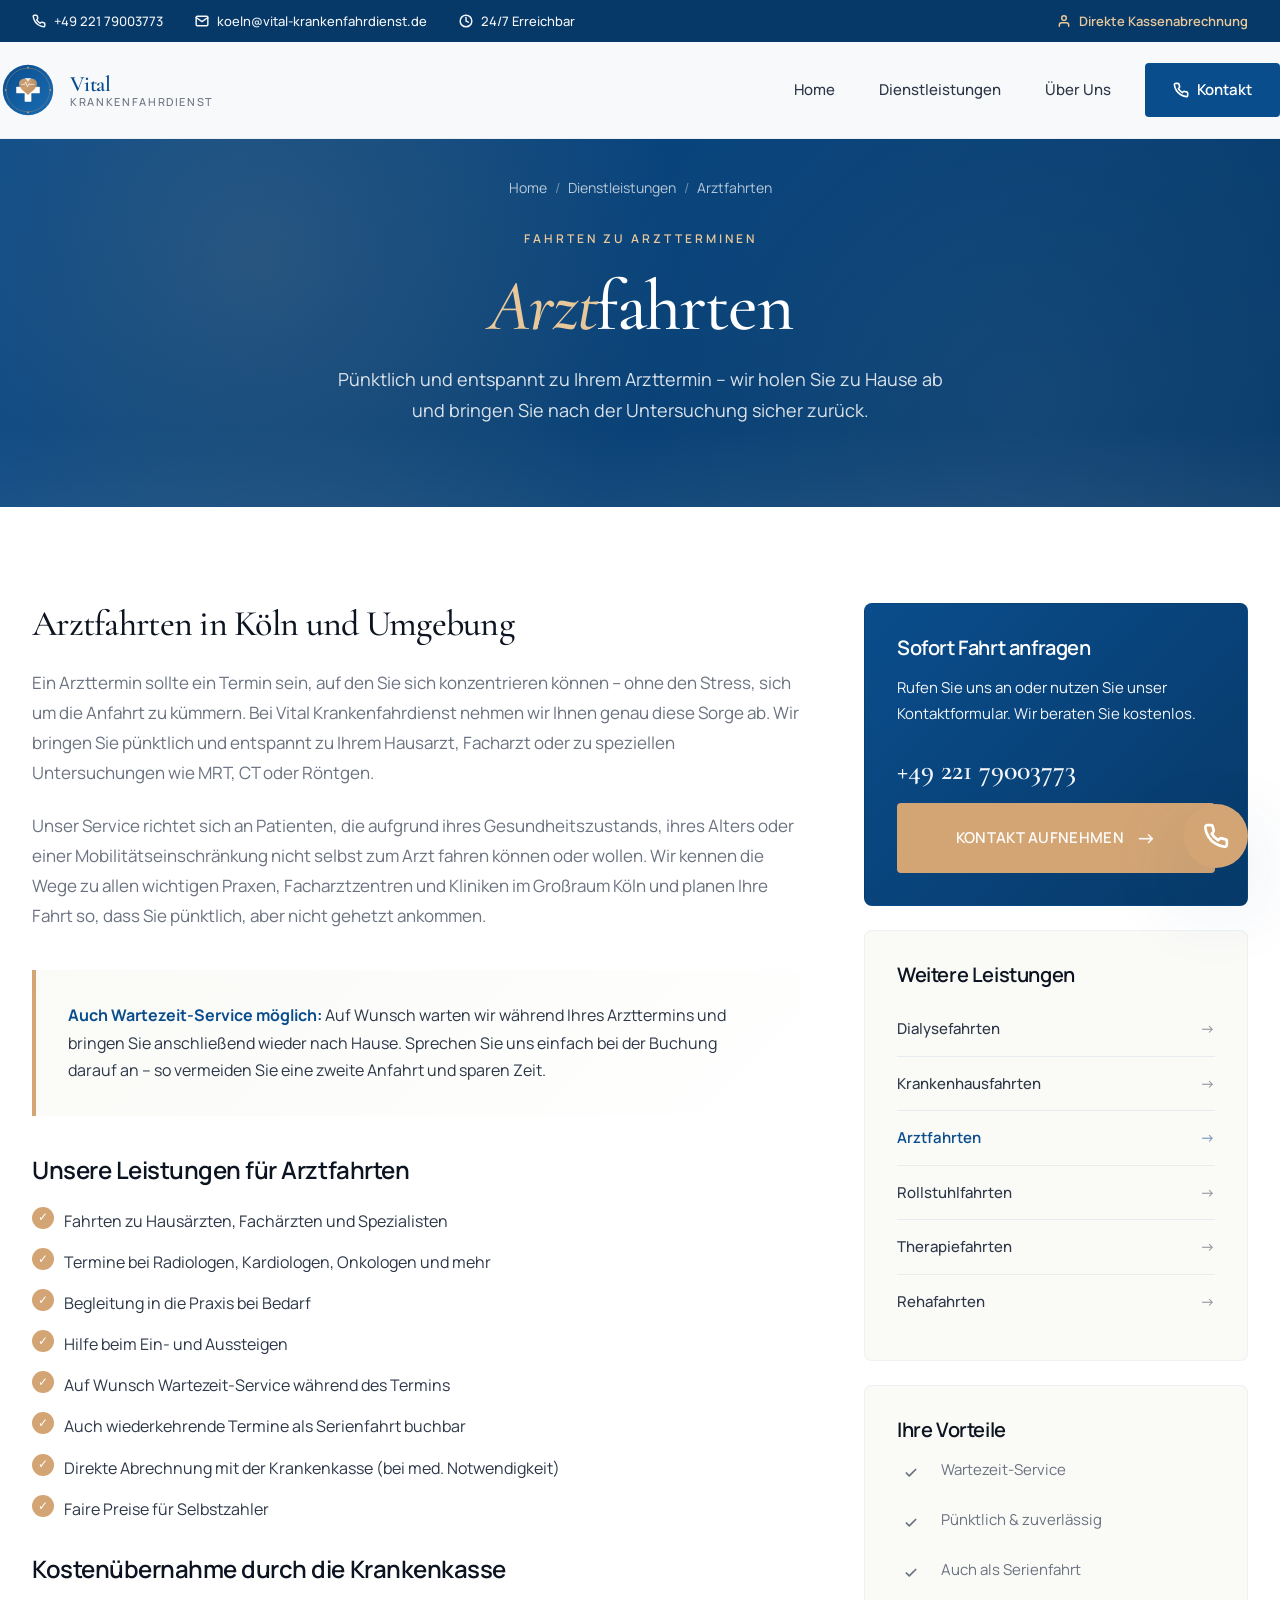
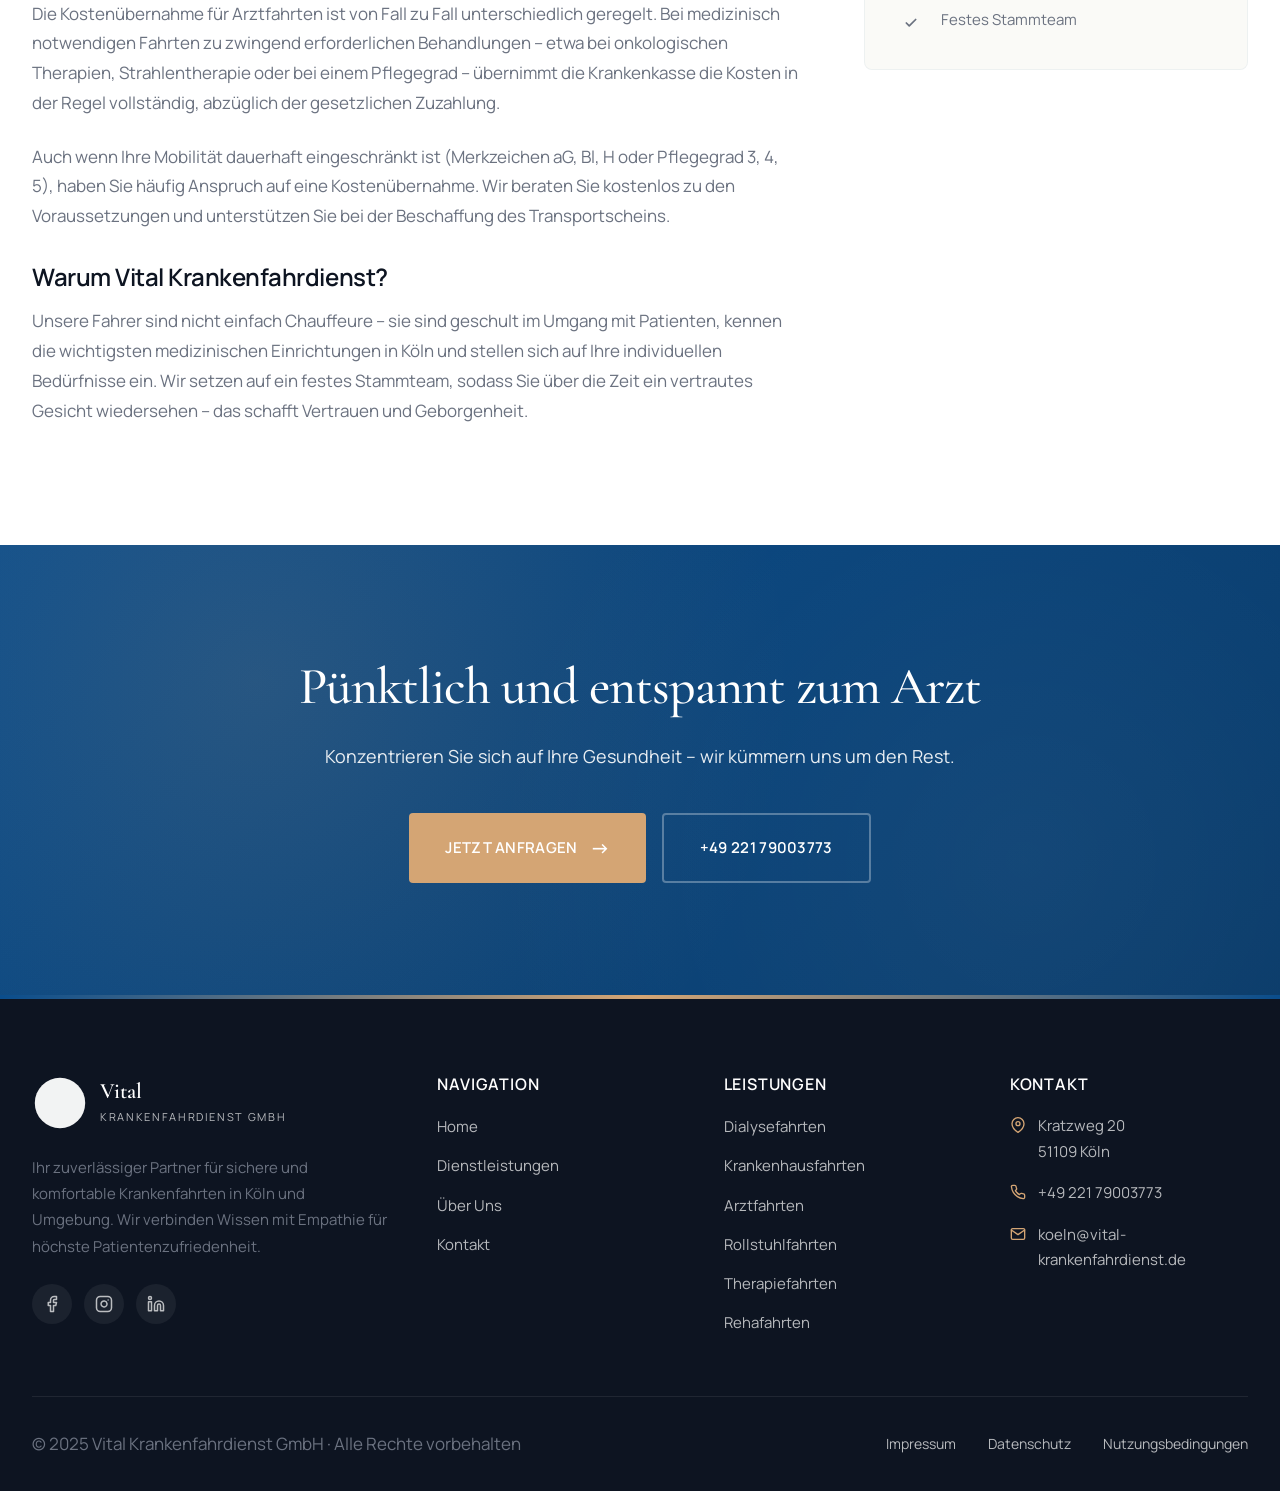
<file: arztfahrten.html>
<!DOCTYPE html>
<html lang="de">
<head>
  <meta charset="UTF-8">
  <meta name="viewport" content="width=device-width, initial-scale=1.0">
  <title>Arztfahrten Köln | Vital Krankenfahrdienst</title>
  <meta name="description" content="Pünktliche Arztfahrten in Köln. Wir bringen Sie sicher zum Arzttermin und wieder nach Hause – mit direkter Abrechnung über die Krankenkasse.">
  <link rel="icon" type="image/svg+xml" href="assets/logo.svg">
  <link rel="stylesheet" href="css/style.css">
</head>
<body>
  
  <div id="header-placeholder"></div>

  <!-- PAGE HEADER -->
  <section class="page-header">
    <div class="container">
      <div class="page-header-content">
        <div class="breadcrumb">
          <a href="index.html">Home</a>
          <span class="breadcrumb-separator">/</span>
          <a href="dienstleistungen.html">Dienstleistungen</a>
          <span class="breadcrumb-separator">/</span>
          <span>Arztfahrten</span>
        </div>
        <span class="eyebrow" style="color: var(--accent-light);">Fahrten zu Arztterminen</span>
        <h1><em style="font-style: italic; color: var(--accent-light);">Arzt</em>fahrten</h1>
        <p>Pünktlich und entspannt zu Ihrem Arzttermin – wir holen Sie zu Hause ab und bringen Sie nach der Untersuchung sicher zurück.</p>
      </div>
    </div>
  </section>

  <!-- SERVICE DETAIL -->
  <section class="service-detail">
    <div class="container">
      <div class="service-detail-grid">
        <div class="service-content">
          <h2>Arztfahrten in Köln und Umgebung</h2>
          <p>Ein Arzttermin sollte ein Termin sein, auf den Sie sich konzentrieren können – ohne den Stress, sich um die Anfahrt zu kümmern. Bei Vital Krankenfahrdienst nehmen wir Ihnen genau diese Sorge ab. Wir bringen Sie pünktlich und entspannt zu Ihrem Hausarzt, Facharzt oder zu speziellen Untersuchungen wie MRT, CT oder Röntgen.</p>
          
          <p>Unser Service richtet sich an Patienten, die aufgrund ihres Gesundheitszustands, ihres Alters oder einer Mobilitätseinschränkung nicht selbst zum Arzt fahren können oder wollen. Wir kennen die Wege zu allen wichtigen Praxen, Facharztzentren und Kliniken im Großraum Köln und planen Ihre Fahrt so, dass Sie pünktlich, aber nicht gehetzt ankommen.</p>
          
          <div class="service-highlight">
            <strong>Auch Wartezeit-Service möglich:</strong> Auf Wunsch warten wir während Ihres Arzttermins und bringen Sie anschließend wieder nach Hause. Sprechen Sie uns einfach bei der Buchung darauf an – so vermeiden Sie eine zweite Anfahrt und sparen Zeit.
          </div>
          
          <h3>Unsere Leistungen für Arztfahrten</h3>
          <ul>
            <li>Fahrten zu Hausärzten, Fachärzten und Spezialisten</li>
            <li>Termine bei Radiologen, Kardiologen, Onkologen und mehr</li>
            <li>Begleitung in die Praxis bei Bedarf</li>
            <li>Hilfe beim Ein- und Aussteigen</li>
            <li>Auf Wunsch Wartezeit-Service während des Termins</li>
            <li>Auch wiederkehrende Termine als Serienfahrt buchbar</li>
            <li>Direkte Abrechnung mit der Krankenkasse (bei med. Notwendigkeit)</li>
            <li>Faire Preise für Selbstzahler</li>
          </ul>
          
          <h3>Kostenübernahme durch die Krankenkasse</h3>
          <p>Die Kostenübernahme für Arztfahrten ist von Fall zu Fall unterschiedlich geregelt. Bei medizinisch notwendigen Fahrten zu zwingend erforderlichen Behandlungen – etwa bei onkologischen Therapien, Strahlentherapie oder bei einem Pflegegrad – übernimmt die Krankenkasse die Kosten in der Regel vollständig, abzüglich der gesetzlichen Zuzahlung.</p>
          
          <p>Auch wenn Ihre Mobilität dauerhaft eingeschränkt ist (Merkzeichen aG, Bl, H oder Pflegegrad 3, 4, 5), haben Sie häufig Anspruch auf eine Kostenübernahme. Wir beraten Sie kostenlos zu den Voraussetzungen und unterstützen Sie bei der Beschaffung des Transportscheins.</p>
          
          <h3>Warum Vital Krankenfahrdienst?</h3>
          <p>Unsere Fahrer sind nicht einfach Chauffeure – sie sind geschult im Umgang mit Patienten, kennen die wichtigsten medizinischen Einrichtungen in Köln und stellen sich auf Ihre individuellen Bedürfnisse ein. Wir setzen auf ein festes Stammteam, sodass Sie über die Zeit ein vertrautes Gesicht wiedersehen – das schafft Vertrauen und Geborgenheit.</p>
        </div>
        
        <aside class="service-sidebar">
          <div class="sidebar-card highlight">
            <h4>Sofort Fahrt anfragen</h4>
            <p>Rufen Sie uns an oder nutzen Sie unser Kontaktformular. Wir beraten Sie kostenlos.</p>
            <a href="tel:+4922179003773" class="sidebar-phone">+49 221 79003773</a>
            <a href="kontakt.html" class="btn btn-accent btn-arrow" style="width: 100%; justify-content: center;">Kontakt aufnehmen</a>
          </div>
          
          <div class="sidebar-card">
            <h4>Weitere Leistungen</h4>
            <ul class="sidebar-services-list">
              <li><a href="dialysefahrten.html">Dialysefahrten</a></li>
              <li><a href="krankenhausfahrten.html">Krankenhausfahrten</a></li>
              <li><a href="arztfahrten.html" class="active">Arztfahrten</a></li>
              <li><a href="rollstuhlfahrten.html">Rollstuhlfahrten</a></li>
              <li><a href="therapiefahrten.html">Therapiefahrten</a></li>
              <li><a href="rehafahrten.html">Rehafahrten</a></li>
            </ul>
          </div>
          
          <div class="sidebar-card">
            <h4>Ihre Vorteile</h4>
            <ul class="feature-list" style="margin-bottom: 0;">
              <li>
                <span class="feature-icon">
                  <svg xmlns="http://www.w3.org/2000/svg" width="14" height="14" viewBox="0 0 24 24" fill="none" stroke="currentColor" stroke-width="3" stroke-linecap="round" stroke-linejoin="round"><polyline points="20 6 9 17 4 12"/></svg>
                </span>
                <span style="font-size: 0.9375rem;">Wartezeit-Service</span>
              </li>
              <li>
                <span class="feature-icon">
                  <svg xmlns="http://www.w3.org/2000/svg" width="14" height="14" viewBox="0 0 24 24" fill="none" stroke="currentColor" stroke-width="3" stroke-linecap="round" stroke-linejoin="round"><polyline points="20 6 9 17 4 12"/></svg>
                </span>
                <span style="font-size: 0.9375rem;">Pünktlich & zuverlässig</span>
              </li>
              <li>
                <span class="feature-icon">
                  <svg xmlns="http://www.w3.org/2000/svg" width="14" height="14" viewBox="0 0 24 24" fill="none" stroke="currentColor" stroke-width="3" stroke-linecap="round" stroke-linejoin="round"><polyline points="20 6 9 17 4 12"/></svg>
                </span>
                <span style="font-size: 0.9375rem;">Auch als Serienfahrt</span>
              </li>
              <li>
                <span class="feature-icon">
                  <svg xmlns="http://www.w3.org/2000/svg" width="14" height="14" viewBox="0 0 24 24" fill="none" stroke="currentColor" stroke-width="3" stroke-linecap="round" stroke-linejoin="round"><polyline points="20 6 9 17 4 12"/></svg>
                </span>
                <span style="font-size: 0.9375rem;">Festes Stammteam</span>
              </li>
            </ul>
          </div>
        </aside>
      </div>
    </div>
  </section>

  <!-- CTA -->
  <section class="section cta-section">
    <div class="container">
      <div class="cta-content">
        <h2>Pünktlich und entspannt zum Arzt</h2>
        <p>Konzentrieren Sie sich auf Ihre Gesundheit – wir kümmern uns um den Rest.</p>
        <div class="cta-buttons">
          <a href="kontakt.html" class="btn btn-accent btn-arrow">Jetzt anfragen</a>
          <a href="tel:+4922179003773" class="btn btn-ghost">+49 221 79003773</a>
        </div>
      </div>
    </div>
  </section>

  <div id="footer-placeholder"></div>

  <script src="js/components.js"></script>
  <script src="js/script.js"></script>
</body>
</html>
</file>
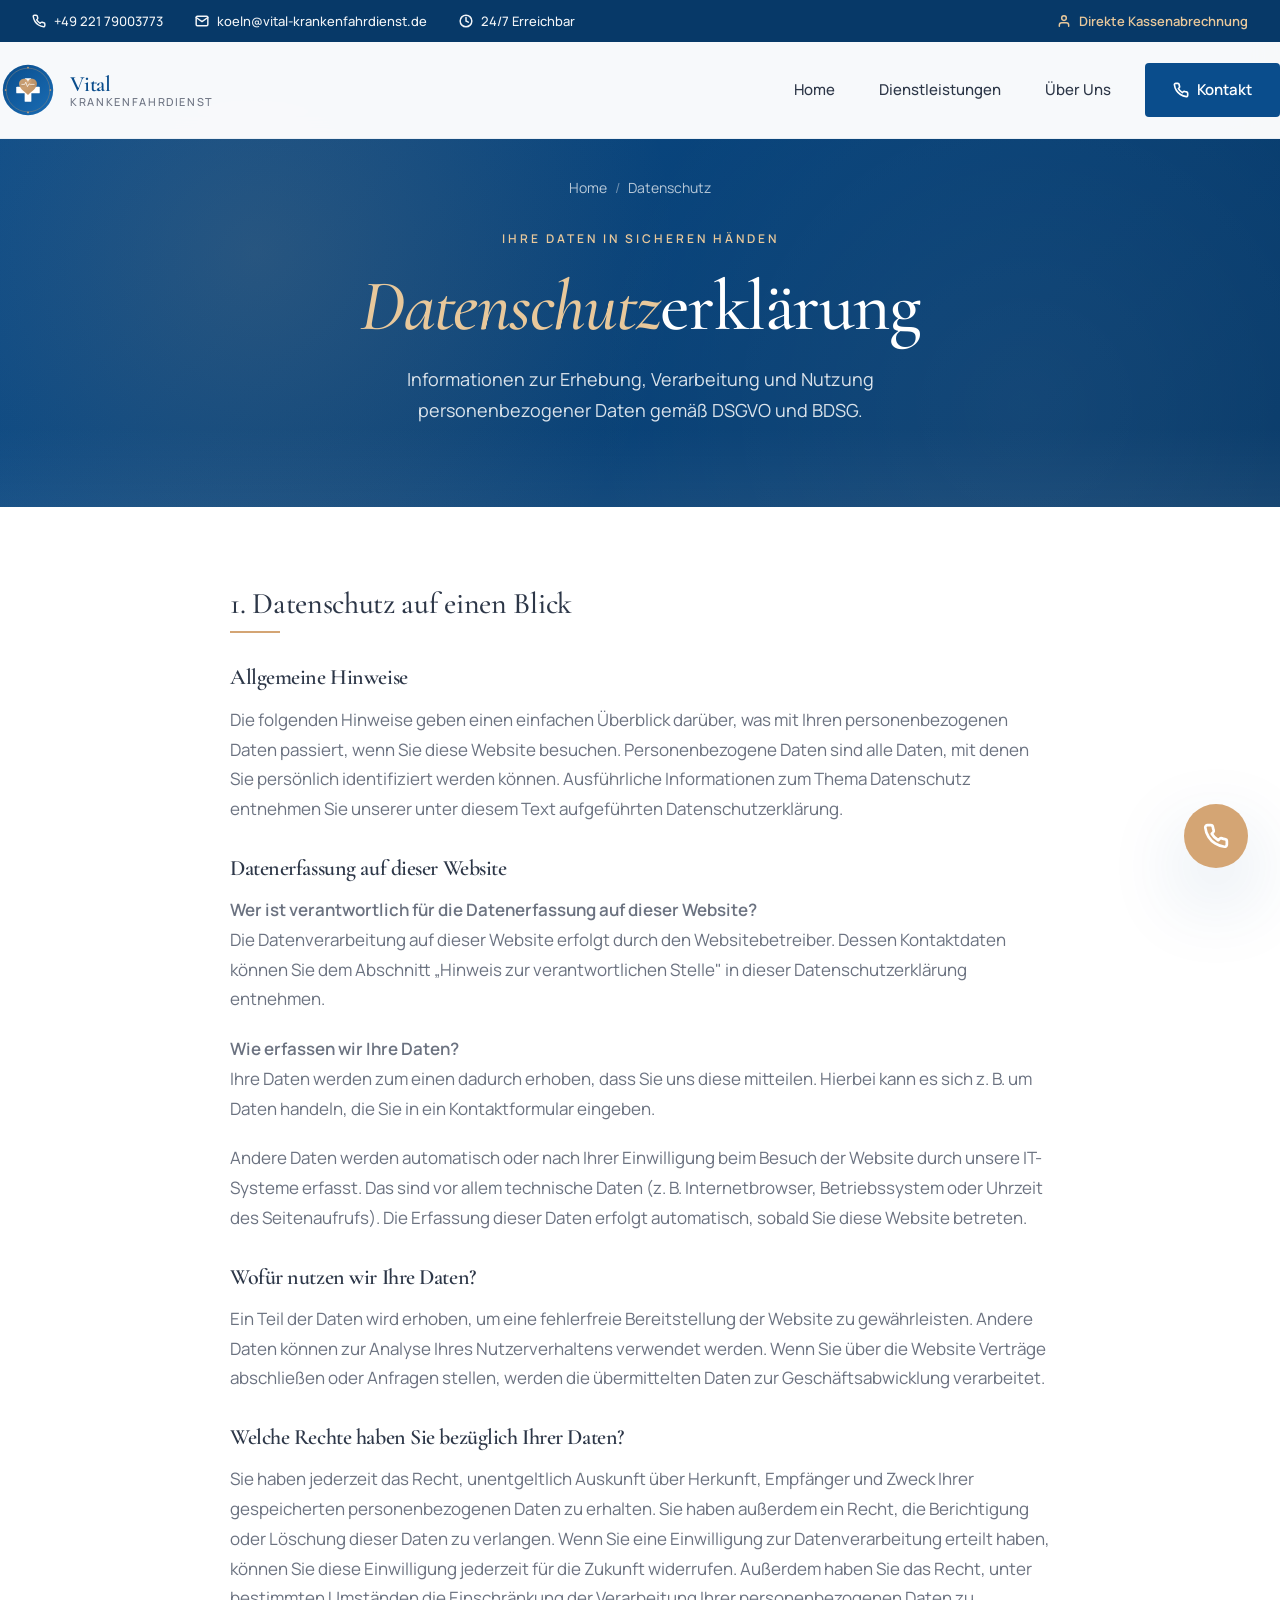
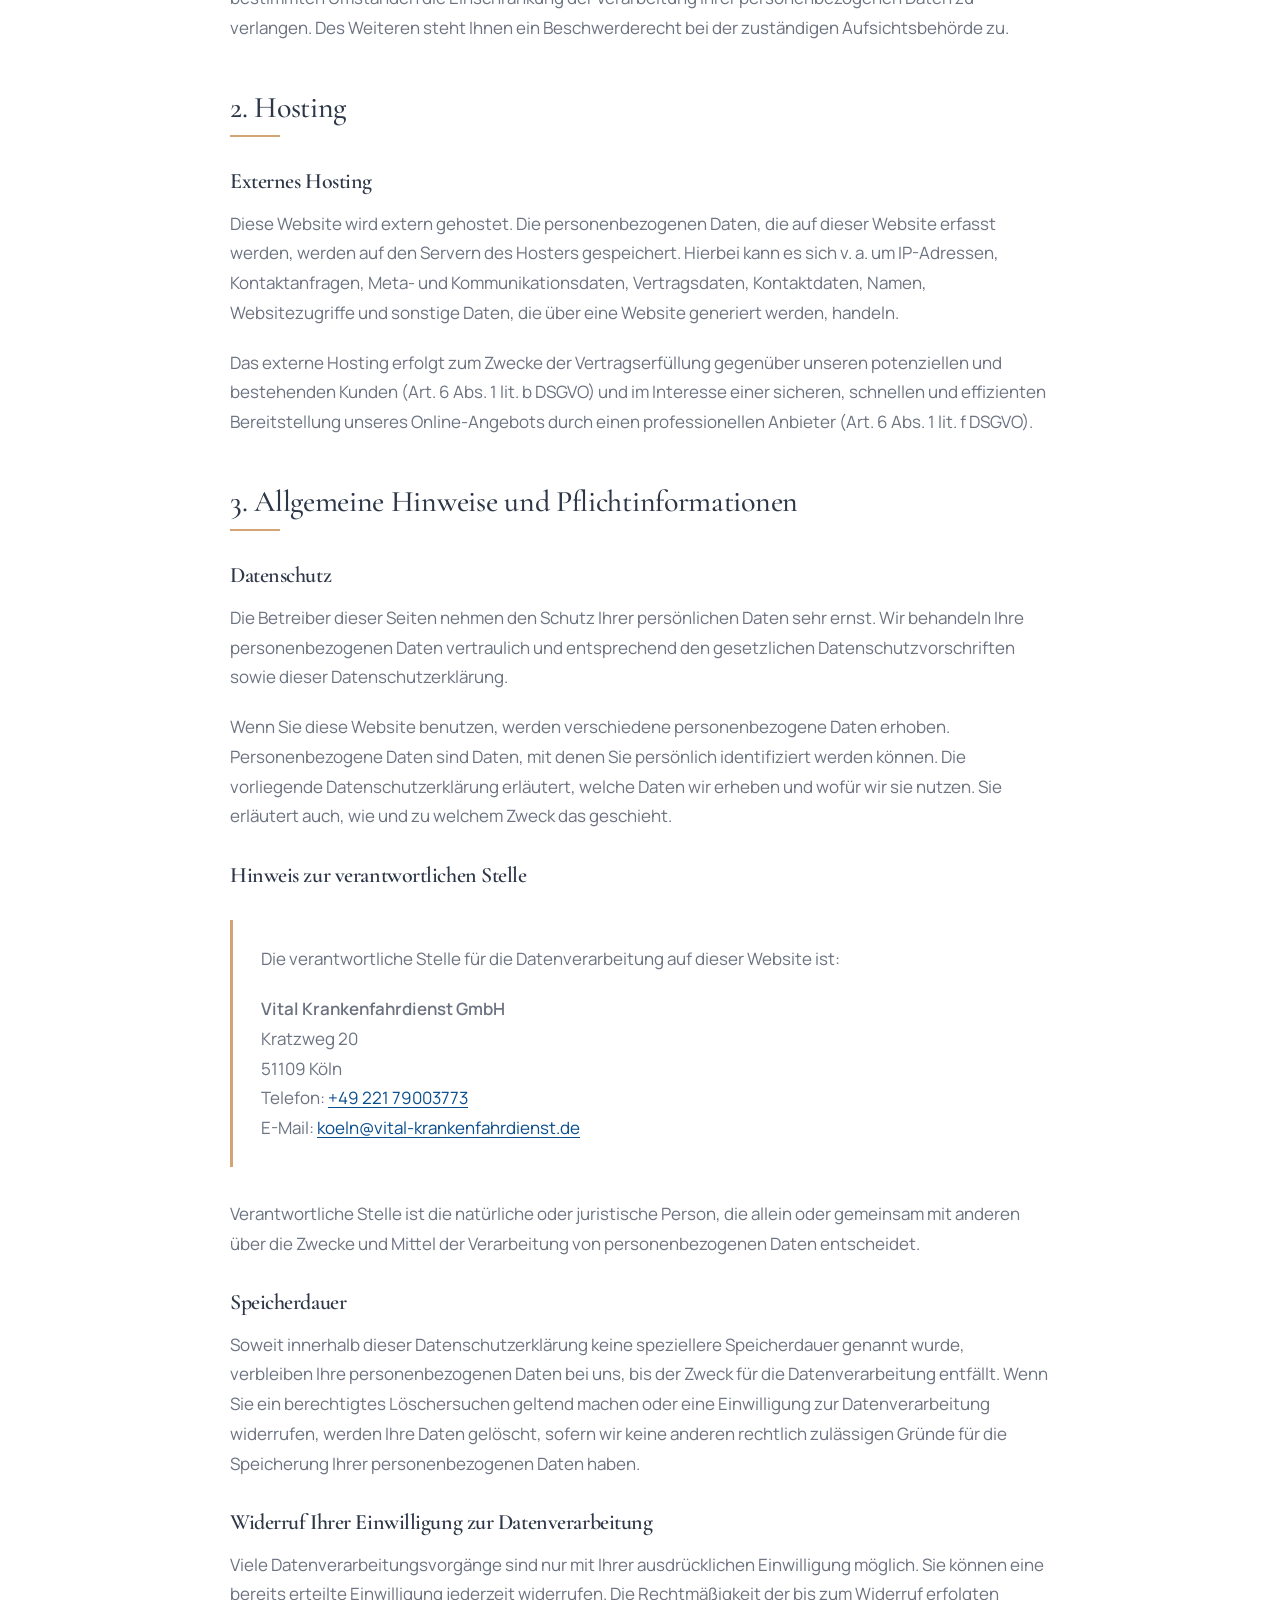
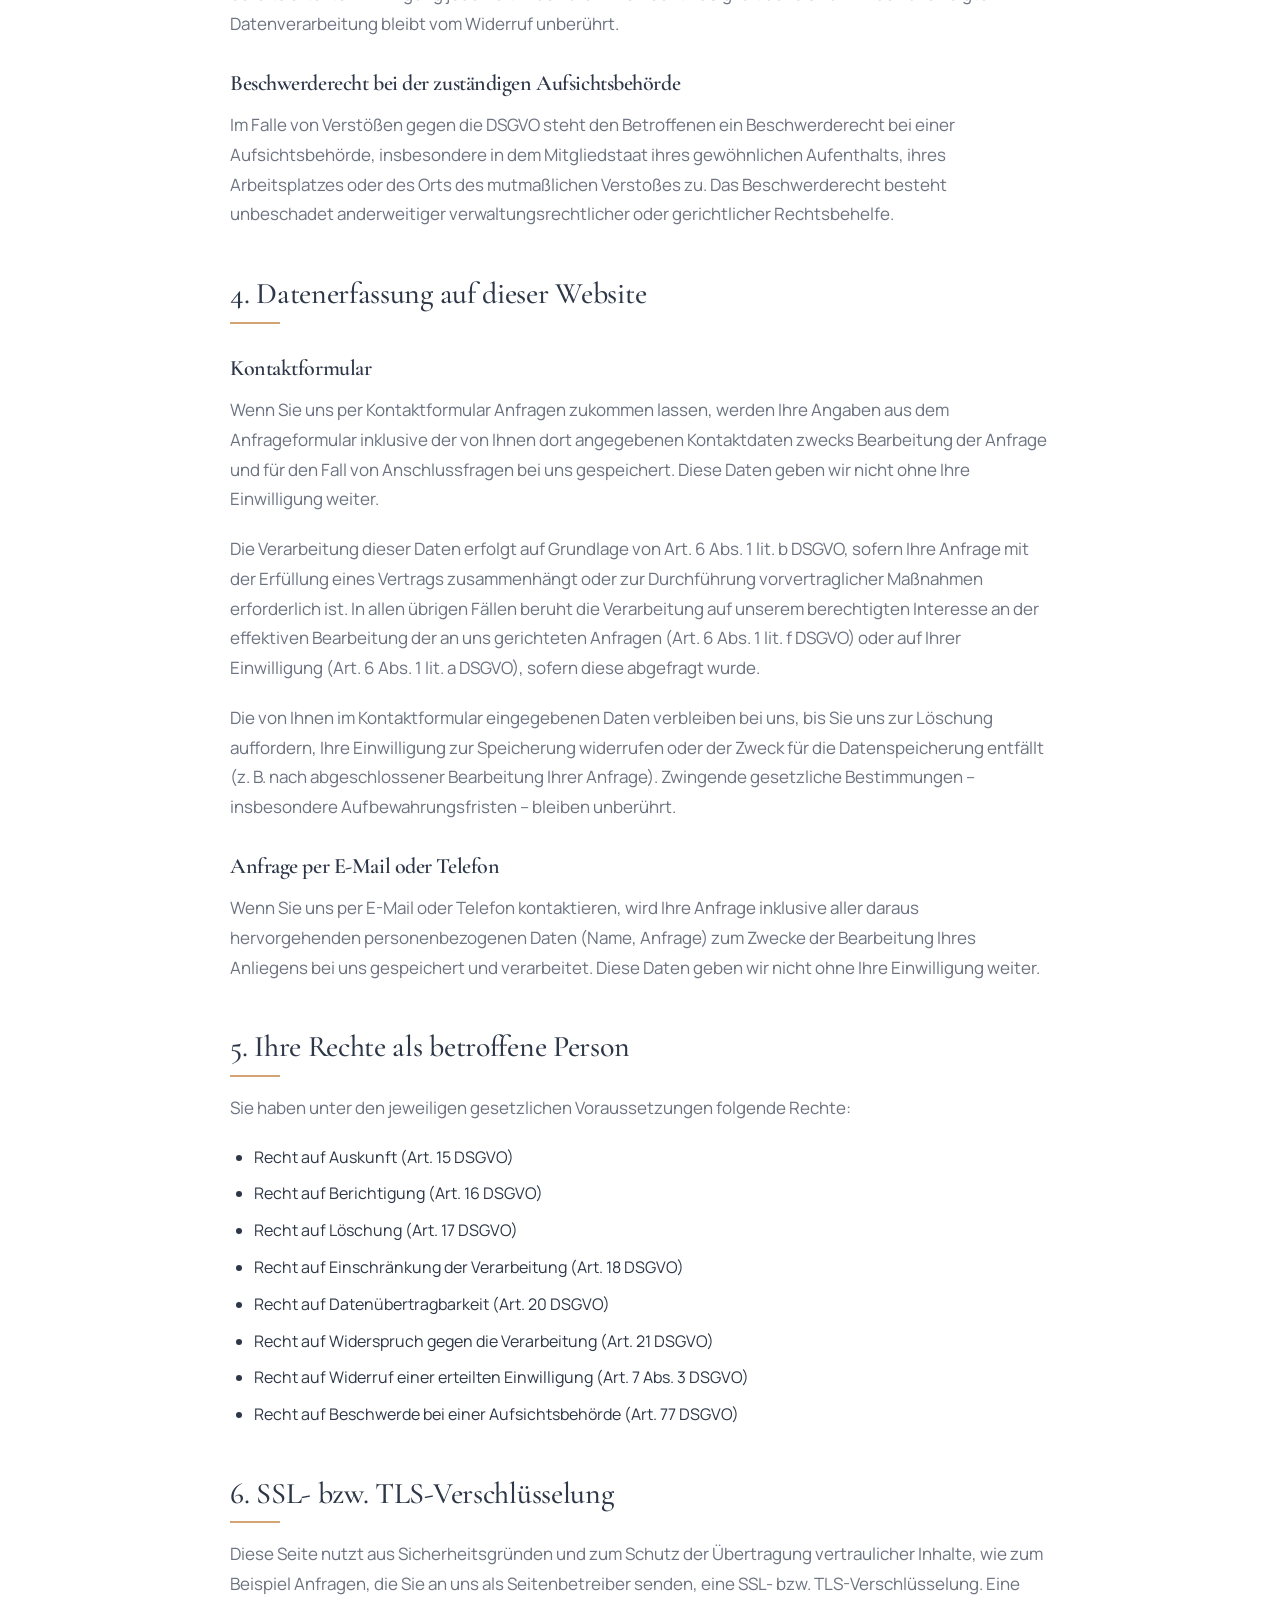
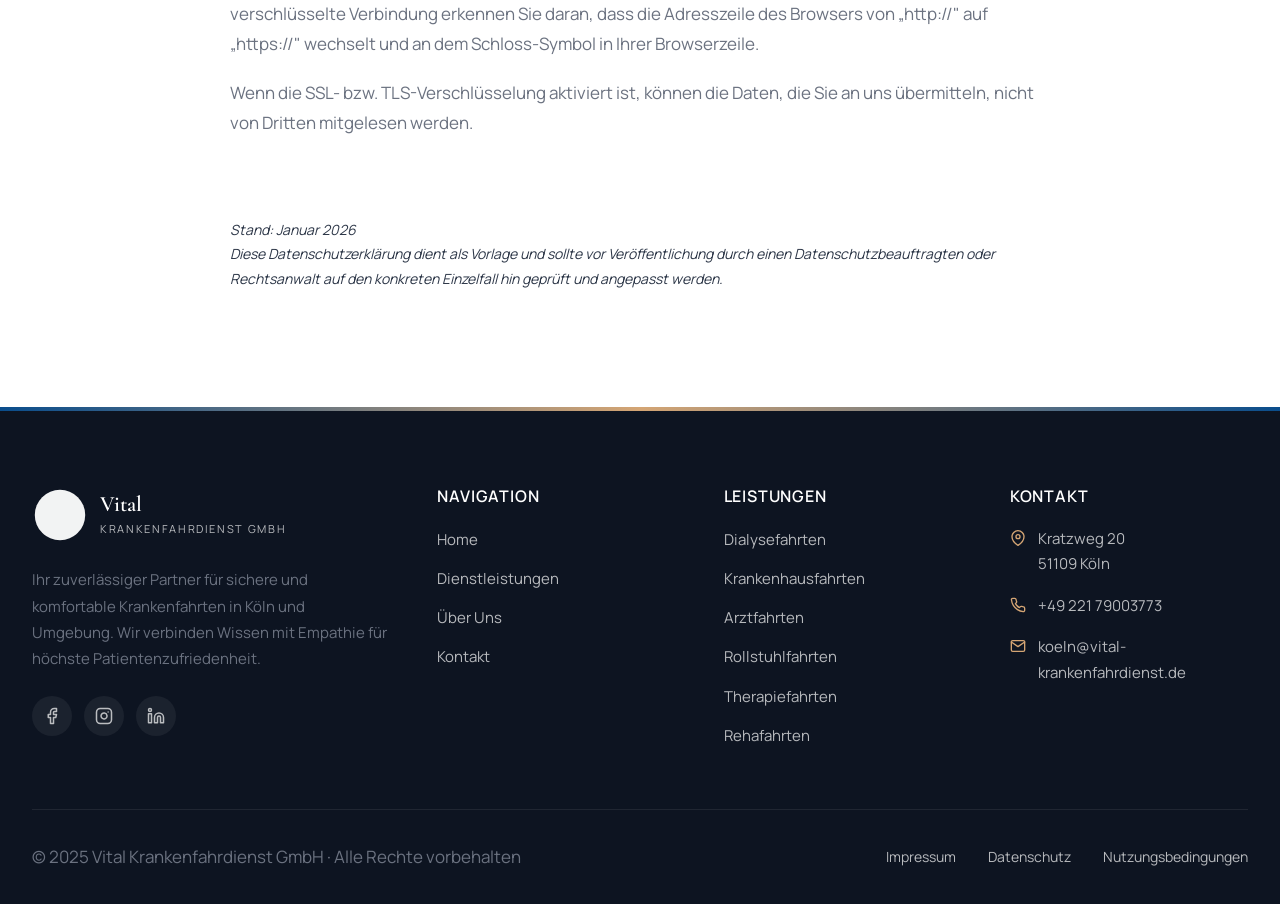
<file: datenschutz.html>
<!DOCTYPE html>
<html lang="de">
<head>
  <meta charset="UTF-8">
  <meta name="viewport" content="width=device-width, initial-scale=1.0">
  <title>Datenschutzerklärung | Vital Krankenfahrdienst Köln</title>
  <meta name="description" content="Datenschutzerklärung der Vital Krankenfahrdienst GmbH gemäß DSGVO und Bundesdatenschutzgesetz.">
  <link rel="icon" type="image/svg+xml" href="assets/logo.svg">
  <link rel="stylesheet" href="css/style.css">
</head>
<body>
  
  <div id="header-placeholder"></div>

  <!-- PAGE HEADER -->
  <section class="page-header">
    <div class="container">
      <div class="page-header-content">
        <div class="breadcrumb">
          <a href="index.html">Home</a>
          <span class="breadcrumb-separator">/</span>
          <span>Datenschutz</span>
        </div>
        <span class="eyebrow" style="color: var(--accent-light);">Ihre Daten in sicheren Händen</span>
        <h1><em style="font-style: italic; color: var(--accent-light);">Datenschutz</em>erklärung</h1>
        <p>Informationen zur Erhebung, Verarbeitung und Nutzung personenbezogener Daten gemäß DSGVO und BDSG.</p>
      </div>
    </div>
  </section>

  <!-- LEGAL CONTENT -->
  <section class="legal-page">
    <div class="container">
      <div class="legal-content">

        <h2>1. Datenschutz auf einen Blick</h2>
        
        <h3>Allgemeine Hinweise</h3>
        <p>
          Die folgenden Hinweise geben einen einfachen Überblick darüber, was mit Ihren personenbezogenen Daten passiert, wenn Sie diese Website besuchen. Personenbezogene Daten sind alle Daten, mit denen Sie persönlich identifiziert werden können. Ausführliche Informationen zum Thema Datenschutz entnehmen Sie unserer unter diesem Text aufgeführten Datenschutzerklärung.
        </p>
        
        <h3>Datenerfassung auf dieser Website</h3>
        <p>
          <strong>Wer ist verantwortlich für die Datenerfassung auf dieser Website?</strong><br>
          Die Datenverarbeitung auf dieser Website erfolgt durch den Websitebetreiber. Dessen Kontaktdaten können Sie dem Abschnitt „Hinweis zur verantwortlichen Stelle" in dieser Datenschutzerklärung entnehmen.
        </p>
        <p>
          <strong>Wie erfassen wir Ihre Daten?</strong><br>
          Ihre Daten werden zum einen dadurch erhoben, dass Sie uns diese mitteilen. Hierbei kann es sich z. B. um Daten handeln, die Sie in ein Kontaktformular eingeben.
        </p>
        <p>
          Andere Daten werden automatisch oder nach Ihrer Einwilligung beim Besuch der Website durch unsere IT-Systeme erfasst. Das sind vor allem technische Daten (z. B. Internetbrowser, Betriebssystem oder Uhrzeit des Seitenaufrufs). Die Erfassung dieser Daten erfolgt automatisch, sobald Sie diese Website betreten.
        </p>
        
        <h3>Wofür nutzen wir Ihre Daten?</h3>
        <p>
          Ein Teil der Daten wird erhoben, um eine fehlerfreie Bereitstellung der Website zu gewährleisten. Andere Daten können zur Analyse Ihres Nutzerverhaltens verwendet werden. Wenn Sie über die Website Verträge abschließen oder Anfragen stellen, werden die übermittelten Daten zur Geschäftsabwicklung verarbeitet.
        </p>
        
        <h3>Welche Rechte haben Sie bezüglich Ihrer Daten?</h3>
        <p>
          Sie haben jederzeit das Recht, unentgeltlich Auskunft über Herkunft, Empfänger und Zweck Ihrer gespeicherten personenbezogenen Daten zu erhalten. Sie haben außerdem ein Recht, die Berichtigung oder Löschung dieser Daten zu verlangen. Wenn Sie eine Einwilligung zur Datenverarbeitung erteilt haben, können Sie diese Einwilligung jederzeit für die Zukunft widerrufen. Außerdem haben Sie das Recht, unter bestimmten Umständen die Einschränkung der Verarbeitung Ihrer personenbezogenen Daten zu verlangen. Des Weiteren steht Ihnen ein Beschwerderecht bei der zuständigen Aufsichtsbehörde zu.
        </p>

        <h2>2. Hosting</h2>
        
        <h3>Externes Hosting</h3>
        <p>
          Diese Website wird extern gehostet. Die personenbezogenen Daten, die auf dieser Website erfasst werden, werden auf den Servern des Hosters gespeichert. Hierbei kann es sich v. a. um IP-Adressen, Kontaktanfragen, Meta- und Kommunikationsdaten, Vertragsdaten, Kontaktdaten, Namen, Websitezugriffe und sonstige Daten, die über eine Website generiert werden, handeln.
        </p>
        <p>
          Das externe Hosting erfolgt zum Zwecke der Vertragserfüllung gegenüber unseren potenziellen und bestehenden Kunden (Art. 6 Abs. 1 lit. b DSGVO) und im Interesse einer sicheren, schnellen und effizienten Bereitstellung unseres Online-Angebots durch einen professionellen Anbieter (Art. 6 Abs. 1 lit. f DSGVO).
        </p>

        <h2>3. Allgemeine Hinweise und Pflicht­informationen</h2>
        
        <h3>Datenschutz</h3>
        <p>
          Die Betreiber dieser Seiten nehmen den Schutz Ihrer persönlichen Daten sehr ernst. Wir behandeln Ihre personenbezogenen Daten vertraulich und entsprechend den gesetzlichen Datenschutzvorschriften sowie dieser Datenschutzerklärung.
        </p>
        <p>
          Wenn Sie diese Website benutzen, werden verschiedene personenbezogene Daten erhoben. Personenbezogene Daten sind Daten, mit denen Sie persönlich identifiziert werden können. Die vorliegende Datenschutzerklärung erläutert, welche Daten wir erheben und wofür wir sie nutzen. Sie erläutert auch, wie und zu welchem Zweck das geschieht.
        </p>
        
        <h3>Hinweis zur verantwortlichen Stelle</h3>
        
        <div class="legal-block">
          <p>
            Die verantwortliche Stelle für die Datenverarbeitung auf dieser Website ist:
          </p>
          <p>
            <strong>Vital Krankenfahrdienst GmbH</strong><br>
            Kratzweg 20<br>
            51109 Köln<br>
            Telefon: <a href="tel:+4922179003773">+49 221 79003773</a><br>
            E-Mail: <a href="mailto:koeln@vital-krankenfahrdienst.de">koeln@vital-krankenfahrdienst.de</a>
          </p>
        </div>
        
        <p>
          Verantwortliche Stelle ist die natürliche oder juristische Person, die allein oder gemeinsam mit anderen über die Zwecke und Mittel der Verarbeitung von personenbezogenen Daten entscheidet.
        </p>
        
        <h3>Speicherdauer</h3>
        <p>
          Soweit innerhalb dieser Datenschutzerklärung keine speziellere Speicherdauer genannt wurde, verbleiben Ihre personenbezogenen Daten bei uns, bis der Zweck für die Datenverarbeitung entfällt. Wenn Sie ein berechtigtes Löschersuchen geltend machen oder eine Einwilligung zur Datenverarbeitung widerrufen, werden Ihre Daten gelöscht, sofern wir keine anderen rechtlich zulässigen Gründe für die Speicherung Ihrer personenbezogenen Daten haben.
        </p>
        
        <h3>Widerruf Ihrer Einwilligung zur Datenverarbeitung</h3>
        <p>
          Viele Datenverarbeitungsvorgänge sind nur mit Ihrer ausdrücklichen Einwilligung möglich. Sie können eine bereits erteilte Einwilligung jederzeit widerrufen. Die Rechtmäßigkeit der bis zum Widerruf erfolgten Datenverarbeitung bleibt vom Widerruf unberührt.
        </p>
        
        <h3>Beschwerderecht bei der zuständigen Aufsichtsbehörde</h3>
        <p>
          Im Falle von Verstößen gegen die DSGVO steht den Betroffenen ein Beschwerderecht bei einer Aufsichtsbehörde, insbesondere in dem Mitgliedstaat ihres gewöhnlichen Aufenthalts, ihres Arbeitsplatzes oder des Orts des mutmaßlichen Verstoßes zu. Das Beschwerderecht besteht unbeschadet anderweitiger verwaltungsrechtlicher oder gerichtlicher Rechtsbehelfe.
        </p>

        <h2>4. Datenerfassung auf dieser Website</h2>
        
        <h3>Kontaktformular</h3>
        <p>
          Wenn Sie uns per Kontaktformular Anfragen zukommen lassen, werden Ihre Angaben aus dem Anfrageformular inklusive der von Ihnen dort angegebenen Kontaktdaten zwecks Bearbeitung der Anfrage und für den Fall von Anschlussfragen bei uns gespeichert. Diese Daten geben wir nicht ohne Ihre Einwilligung weiter.
        </p>
        <p>
          Die Verarbeitung dieser Daten erfolgt auf Grundlage von Art. 6 Abs. 1 lit. b DSGVO, sofern Ihre Anfrage mit der Erfüllung eines Vertrags zusammenhängt oder zur Durchführung vorvertraglicher Maßnahmen erforderlich ist. In allen übrigen Fällen beruht die Verarbeitung auf unserem berechtigten Interesse an der effektiven Bearbeitung der an uns gerichteten Anfragen (Art. 6 Abs. 1 lit. f DSGVO) oder auf Ihrer Einwilligung (Art. 6 Abs. 1 lit. a DSGVO), sofern diese abgefragt wurde.
        </p>
        <p>
          Die von Ihnen im Kontaktformular eingegebenen Daten verbleiben bei uns, bis Sie uns zur Löschung auffordern, Ihre Einwilligung zur Speicherung widerrufen oder der Zweck für die Datenspeicherung entfällt (z. B. nach abgeschlossener Bearbeitung Ihrer Anfrage). Zwingende gesetzliche Bestimmungen – insbesondere Aufbewahrungsfristen – bleiben unberührt.
        </p>
        
        <h3>Anfrage per E-Mail oder Telefon</h3>
        <p>
          Wenn Sie uns per E-Mail oder Telefon kontaktieren, wird Ihre Anfrage inklusive aller daraus hervorgehenden personenbezogenen Daten (Name, Anfrage) zum Zwecke der Bearbeitung Ihres Anliegens bei uns gespeichert und verarbeitet. Diese Daten geben wir nicht ohne Ihre Einwilligung weiter.
        </p>

        <h2>5. Ihre Rechte als betroffene Person</h2>
        <p>
          Sie haben unter den jeweiligen gesetzlichen Voraussetzungen folgende Rechte:
        </p>
        <ul>
          <li>Recht auf Auskunft (Art. 15 DSGVO)</li>
          <li>Recht auf Berichtigung (Art. 16 DSGVO)</li>
          <li>Recht auf Löschung (Art. 17 DSGVO)</li>
          <li>Recht auf Einschränkung der Verarbeitung (Art. 18 DSGVO)</li>
          <li>Recht auf Datenübertragbarkeit (Art. 20 DSGVO)</li>
          <li>Recht auf Widerspruch gegen die Verarbeitung (Art. 21 DSGVO)</li>
          <li>Recht auf Widerruf einer erteilten Einwilligung (Art. 7 Abs. 3 DSGVO)</li>
          <li>Recht auf Beschwerde bei einer Aufsichtsbehörde (Art. 77 DSGVO)</li>
        </ul>

        <h2>6. SSL- bzw. TLS-Verschlüsselung</h2>
        <p>
          Diese Seite nutzt aus Sicherheitsgründen und zum Schutz der Übertragung vertraulicher Inhalte, wie zum Beispiel Anfragen, die Sie an uns als Seitenbetreiber senden, eine SSL- bzw. TLS-Verschlüsselung. Eine verschlüsselte Verbindung erkennen Sie daran, dass die Adresszeile des Browsers von „http://" auf „https://" wechselt und an dem Schloss-Symbol in Ihrer Browserzeile.
        </p>
        <p>
          Wenn die SSL- bzw. TLS-Verschlüsselung aktiviert ist, können die Daten, die Sie an uns übermitteln, nicht von Dritten mitgelesen werden.
        </p>

        <p class="legal-meta">
          Stand: Januar 2026<br>
          Diese Datenschutzerklärung dient als Vorlage und sollte vor Veröffentlichung durch einen Datenschutzbeauftragten oder Rechtsanwalt auf den konkreten Einzelfall hin geprüft und angepasst werden.
        </p>
        
      </div>
    </div>
  </section>

  <div id="footer-placeholder"></div>

  <script src="js/components.js"></script>
  <script src="js/script.js"></script>
</body>
</html>
</file>
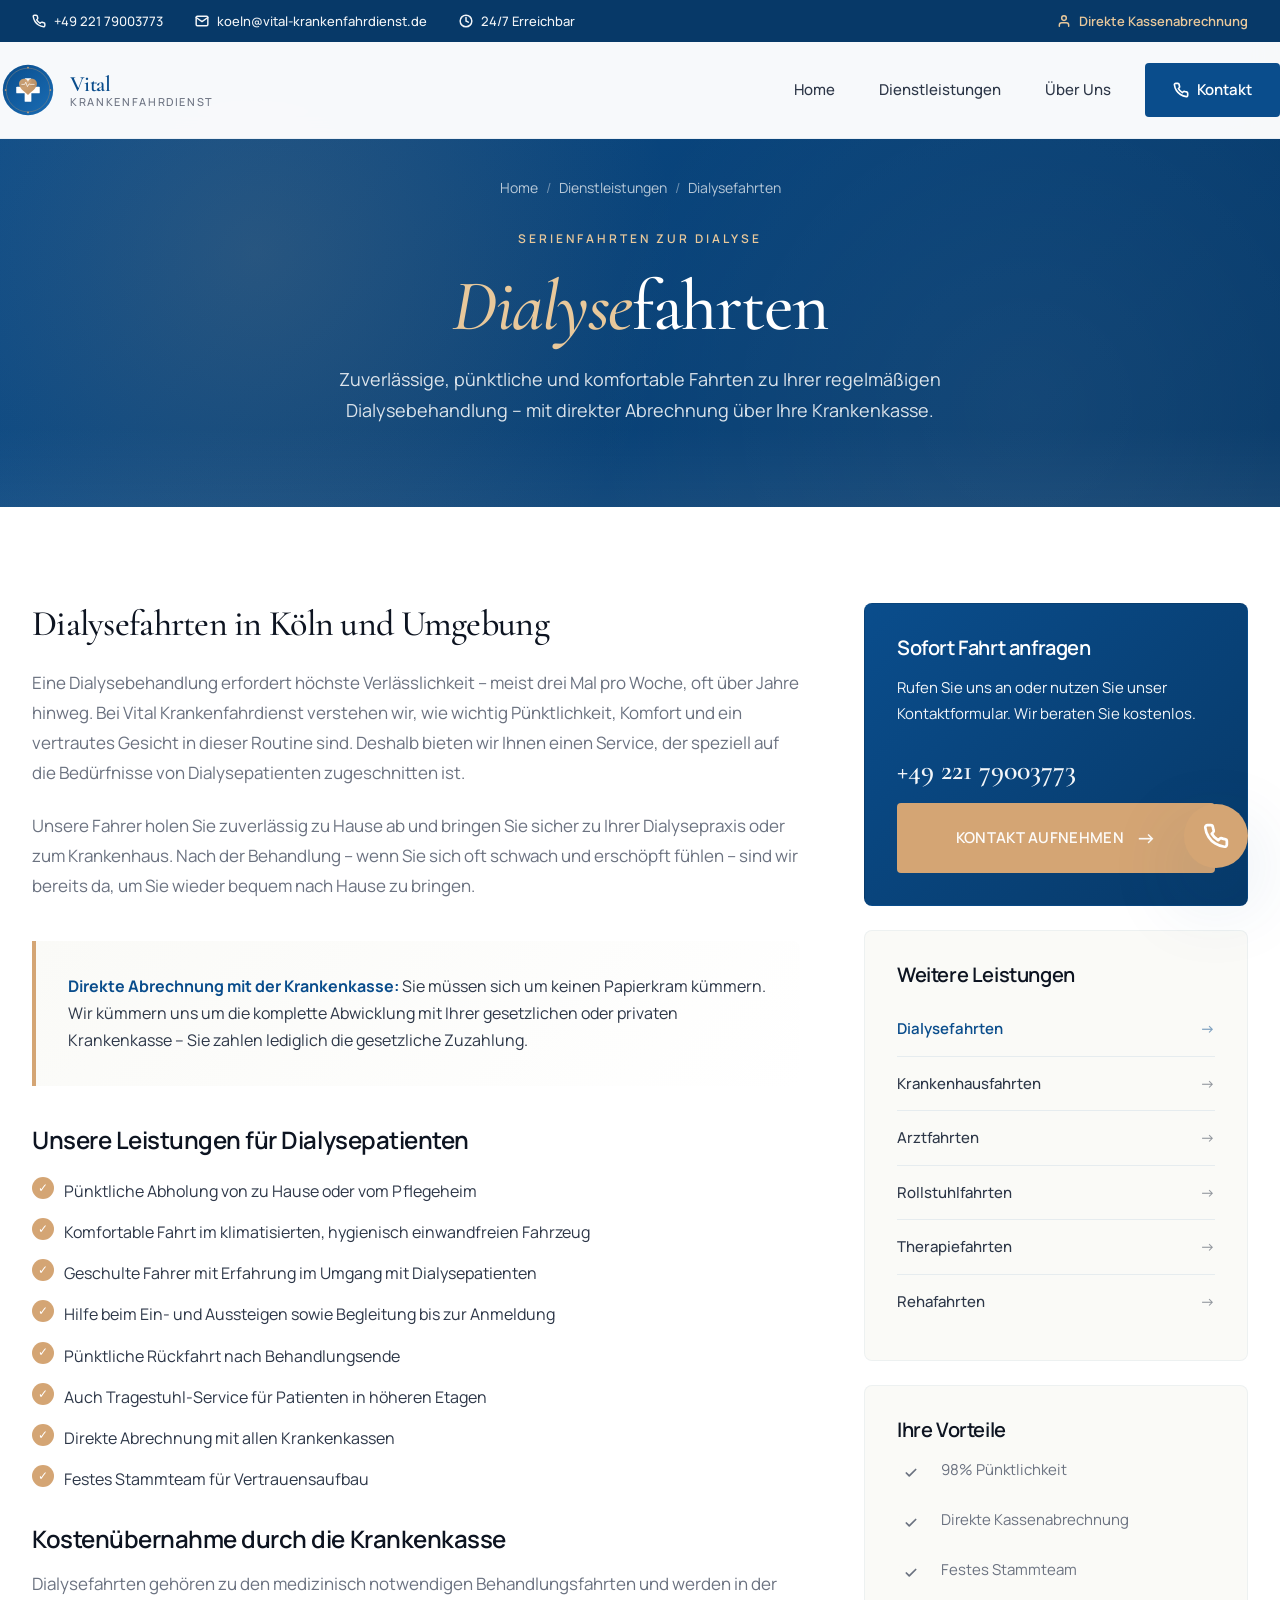
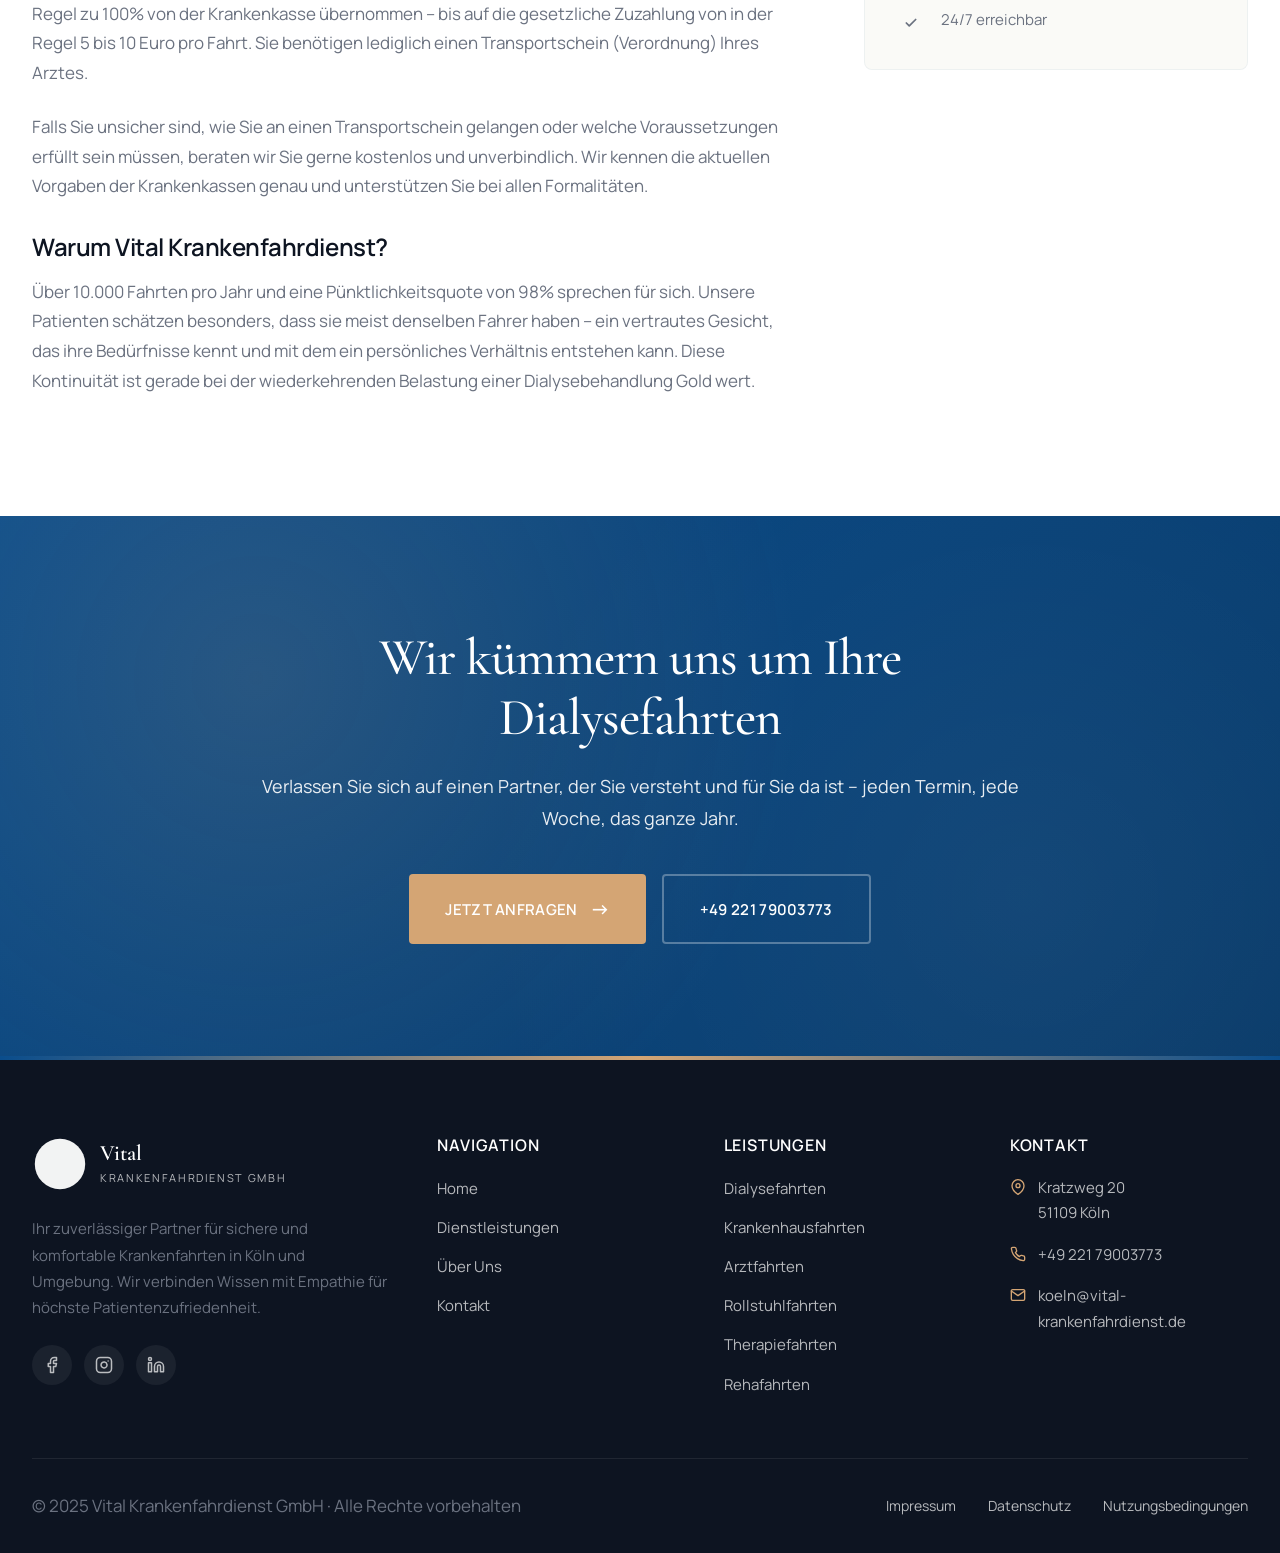
<file: dialysefahrten.html>
<!DOCTYPE html>
<html lang="de">
<head>
  <meta charset="UTF-8">
  <meta name="viewport" content="width=device-width, initial-scale=1.0">
  <title>Dialysefahrten Köln | Vital Krankenfahrdienst</title>
  <meta name="description" content="Zuverlässige Dialysefahrten in Köln. Wir bringen Sie pünktlich zur Dialyse und sicher wieder nach Hause. Direkte Abrechnung mit allen Krankenkassen.">
  <link rel="icon" type="image/svg+xml" href="assets/logo.svg">
  <link rel="stylesheet" href="css/style.css">
</head>
<body>
  
  <div id="header-placeholder"></div>

  <!-- PAGE HEADER -->
  <section class="page-header">
    <div class="container">
      <div class="page-header-content">
        <div class="breadcrumb">
          <a href="index.html">Home</a>
          <span class="breadcrumb-separator">/</span>
          <a href="dienstleistungen.html">Dienstleistungen</a>
          <span class="breadcrumb-separator">/</span>
          <span>Dialysefahrten</span>
        </div>
        <span class="eyebrow" style="color: var(--accent-light);">Serienfahrten zur Dialyse</span>
        <h1><em style="font-style: italic; color: var(--accent-light);">Dialyse</em>fahrten</h1>
        <p>Zuverlässige, pünktliche und komfortable Fahrten zu Ihrer regelmäßigen Dialysebehandlung – mit direkter Abrechnung über Ihre Krankenkasse.</p>
      </div>
    </div>
  </section>

  <!-- SERVICE DETAIL -->
  <section class="service-detail">
    <div class="container">
      <div class="service-detail-grid">
        <div class="service-content">
          <h2>Dialysefahrten in Köln und Umgebung</h2>
          <p>Eine Dialysebehandlung erfordert höchste Verlässlichkeit – meist drei Mal pro Woche, oft über Jahre hinweg. Bei Vital Krankenfahrdienst verstehen wir, wie wichtig Pünktlichkeit, Komfort und ein vertrautes Gesicht in dieser Routine sind. Deshalb bieten wir Ihnen einen Service, der speziell auf die Bedürfnisse von Dialysepatienten zugeschnitten ist.</p>
          
          <p>Unsere Fahrer holen Sie zuverlässig zu Hause ab und bringen Sie sicher zu Ihrer Dialysepraxis oder zum Krankenhaus. Nach der Behandlung – wenn Sie sich oft schwach und erschöpft fühlen – sind wir bereits da, um Sie wieder bequem nach Hause zu bringen.</p>
          
          <div class="service-highlight">
            <strong>Direkte Abrechnung mit der Krankenkasse:</strong> Sie müssen sich um keinen Papierkram kümmern. Wir kümmern uns um die komplette Abwicklung mit Ihrer gesetzlichen oder privaten Krankenkasse – Sie zahlen lediglich die gesetzliche Zuzahlung.
          </div>
          
          <h3>Unsere Leistungen für Dialysepatienten</h3>
          <ul>
            <li>Pünktliche Abholung von zu Hause oder vom Pflegeheim</li>
            <li>Komfortable Fahrt im klimatisierten, hygienisch einwandfreien Fahrzeug</li>
            <li>Geschulte Fahrer mit Erfahrung im Umgang mit Dialysepatienten</li>
            <li>Hilfe beim Ein- und Aussteigen sowie Begleitung bis zur Anmeldung</li>
            <li>Pünktliche Rückfahrt nach Behandlungsende</li>
            <li>Auch Tragestuhl-Service für Patienten in höheren Etagen</li>
            <li>Direkte Abrechnung mit allen Krankenkassen</li>
            <li>Festes Stammteam für Vertrauensaufbau</li>
          </ul>
          
          <h3>Kostenübernahme durch die Krankenkasse</h3>
          <p>Dialysefahrten gehören zu den medizinisch notwendigen Behandlungsfahrten und werden in der Regel zu 100% von der Krankenkasse übernommen – bis auf die gesetzliche Zuzahlung von in der Regel 5 bis 10 Euro pro Fahrt. Sie benötigen lediglich einen Transportschein (Verordnung) Ihres Arztes.</p>
          
          <p>Falls Sie unsicher sind, wie Sie an einen Transportschein gelangen oder welche Voraussetzungen erfüllt sein müssen, beraten wir Sie gerne kostenlos und unverbindlich. Wir kennen die aktuellen Vorgaben der Krankenkassen genau und unterstützen Sie bei allen Formalitäten.</p>
          
          <h3>Warum Vital Krankenfahrdienst?</h3>
          <p>Über 10.000 Fahrten pro Jahr und eine Pünktlichkeitsquote von 98% sprechen für sich. Unsere Patienten schätzen besonders, dass sie meist denselben Fahrer haben – ein vertrautes Gesicht, das ihre Bedürfnisse kennt und mit dem ein persönliches Verhältnis entstehen kann. Diese Kontinuität ist gerade bei der wiederkehrenden Belastung einer Dialysebehandlung Gold wert.</p>
        </div>
        
        <aside class="service-sidebar">
          <div class="sidebar-card highlight">
            <h4>Sofort Fahrt anfragen</h4>
            <p>Rufen Sie uns an oder nutzen Sie unser Kontaktformular. Wir beraten Sie kostenlos.</p>
            <a href="tel:+4922179003773" class="sidebar-phone">+49 221 79003773</a>
            <a href="kontakt.html" class="btn btn-accent btn-arrow" style="width: 100%; justify-content: center;">Kontakt aufnehmen</a>
          </div>
          
          <div class="sidebar-card">
            <h4>Weitere Leistungen</h4>
            <ul class="sidebar-services-list">
              <li><a href="dialysefahrten.html" class="active">Dialysefahrten</a></li>
              <li><a href="krankenhausfahrten.html">Krankenhausfahrten</a></li>
              <li><a href="arztfahrten.html">Arztfahrten</a></li>
              <li><a href="rollstuhlfahrten.html">Rollstuhlfahrten</a></li>
              <li><a href="therapiefahrten.html">Therapiefahrten</a></li>
              <li><a href="rehafahrten.html">Rehafahrten</a></li>
            </ul>
          </div>
          
          <div class="sidebar-card">
            <h4>Ihre Vorteile</h4>
            <ul class="feature-list" style="margin-bottom: 0;">
              <li>
                <span class="feature-icon">
                  <svg xmlns="http://www.w3.org/2000/svg" width="14" height="14" viewBox="0 0 24 24" fill="none" stroke="currentColor" stroke-width="3" stroke-linecap="round" stroke-linejoin="round"><polyline points="20 6 9 17 4 12"/></svg>
                </span>
                <span style="font-size: 0.9375rem;">98% Pünktlichkeit</span>
              </li>
              <li>
                <span class="feature-icon">
                  <svg xmlns="http://www.w3.org/2000/svg" width="14" height="14" viewBox="0 0 24 24" fill="none" stroke="currentColor" stroke-width="3" stroke-linecap="round" stroke-linejoin="round"><polyline points="20 6 9 17 4 12"/></svg>
                </span>
                <span style="font-size: 0.9375rem;">Direkte Kassenabrechnung</span>
              </li>
              <li>
                <span class="feature-icon">
                  <svg xmlns="http://www.w3.org/2000/svg" width="14" height="14" viewBox="0 0 24 24" fill="none" stroke="currentColor" stroke-width="3" stroke-linecap="round" stroke-linejoin="round"><polyline points="20 6 9 17 4 12"/></svg>
                </span>
                <span style="font-size: 0.9375rem;">Festes Stammteam</span>
              </li>
              <li>
                <span class="feature-icon">
                  <svg xmlns="http://www.w3.org/2000/svg" width="14" height="14" viewBox="0 0 24 24" fill="none" stroke="currentColor" stroke-width="3" stroke-linecap="round" stroke-linejoin="round"><polyline points="20 6 9 17 4 12"/></svg>
                </span>
                <span style="font-size: 0.9375rem;">24/7 erreichbar</span>
              </li>
            </ul>
          </div>
        </aside>
      </div>
    </div>
  </section>

  <!-- CTA -->
  <section class="section cta-section">
    <div class="container">
      <div class="cta-content">
        <h2>Wir kümmern uns um Ihre Dialysefahrten</h2>
        <p>Verlassen Sie sich auf einen Partner, der Sie versteht und für Sie da ist – jeden Termin, jede Woche, das ganze Jahr.</p>
        <div class="cta-buttons">
          <a href="kontakt.html" class="btn btn-accent btn-arrow">Jetzt anfragen</a>
          <a href="tel:+4922179003773" class="btn btn-ghost">+49 221 79003773</a>
        </div>
      </div>
    </div>
  </section>

  <div id="footer-placeholder"></div>

  <script src="js/components.js"></script>
  <script src="js/script.js"></script>
</body>
</html>
</file>
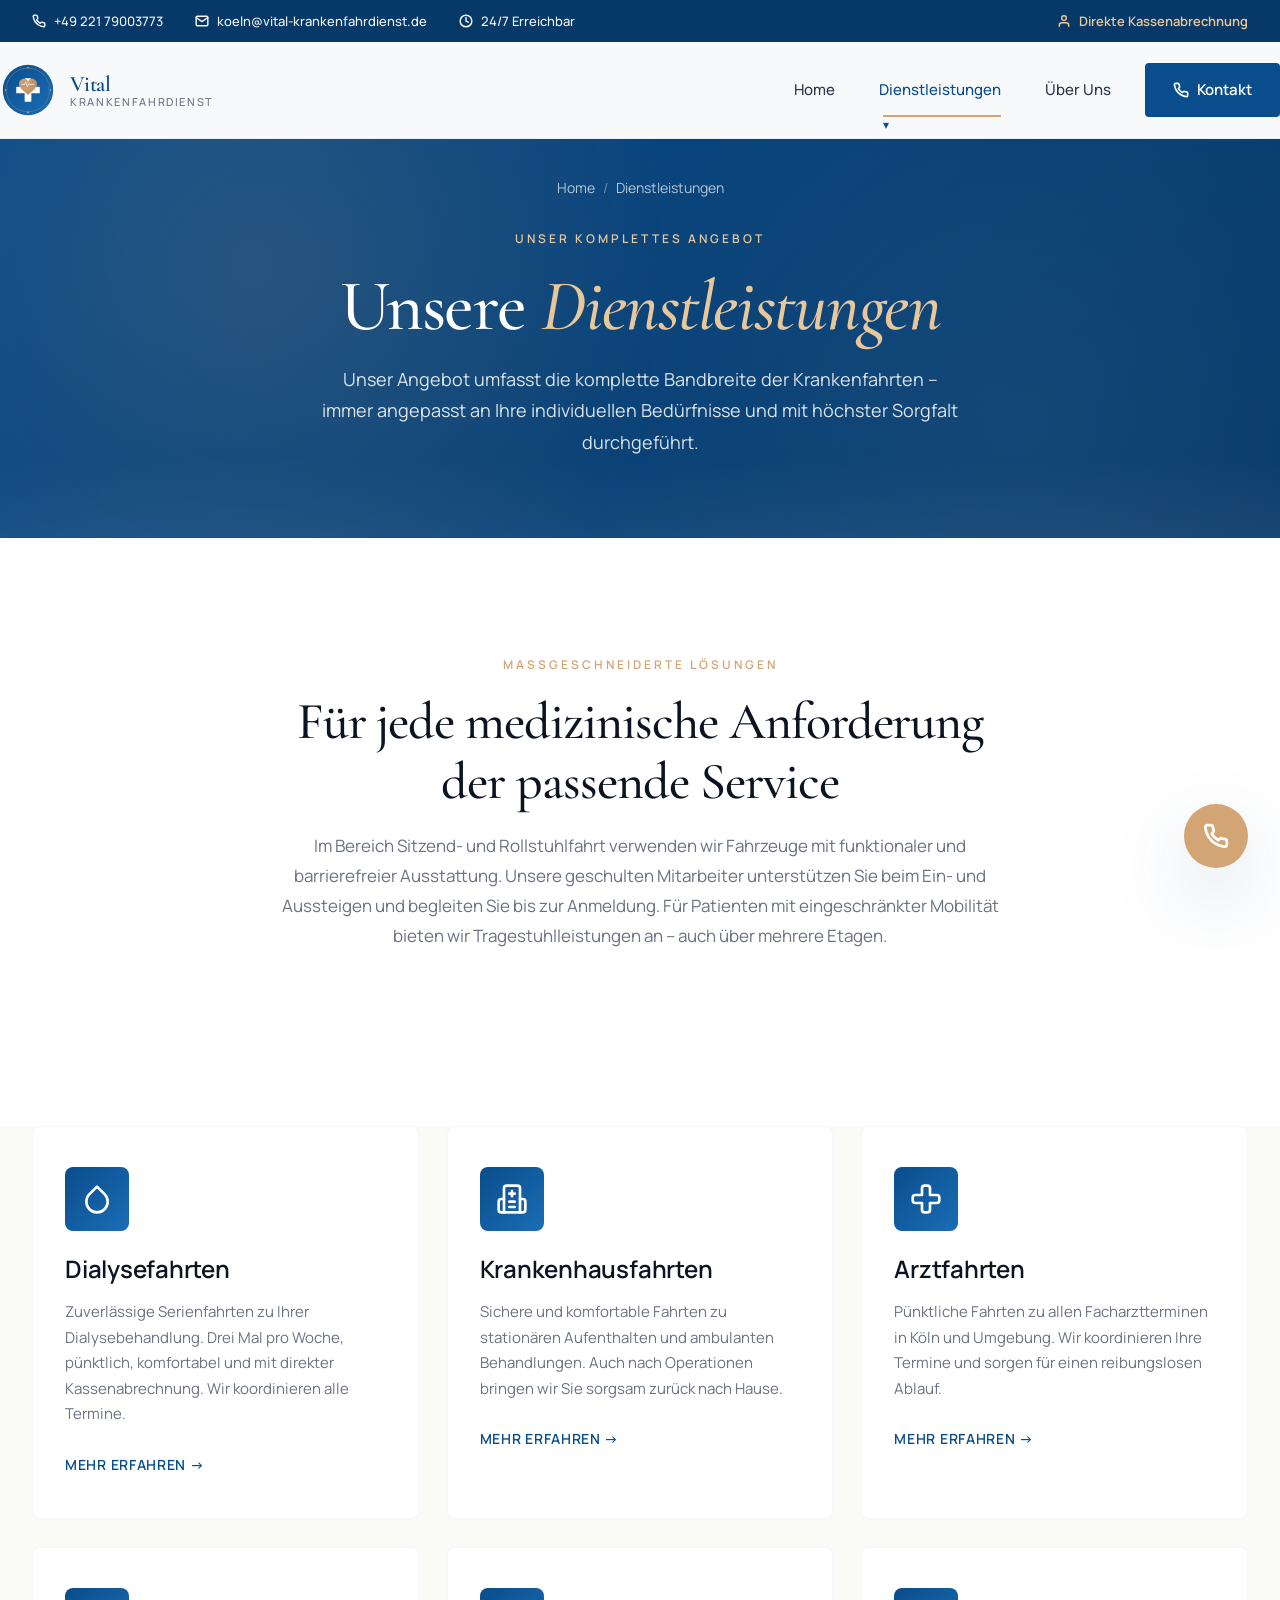
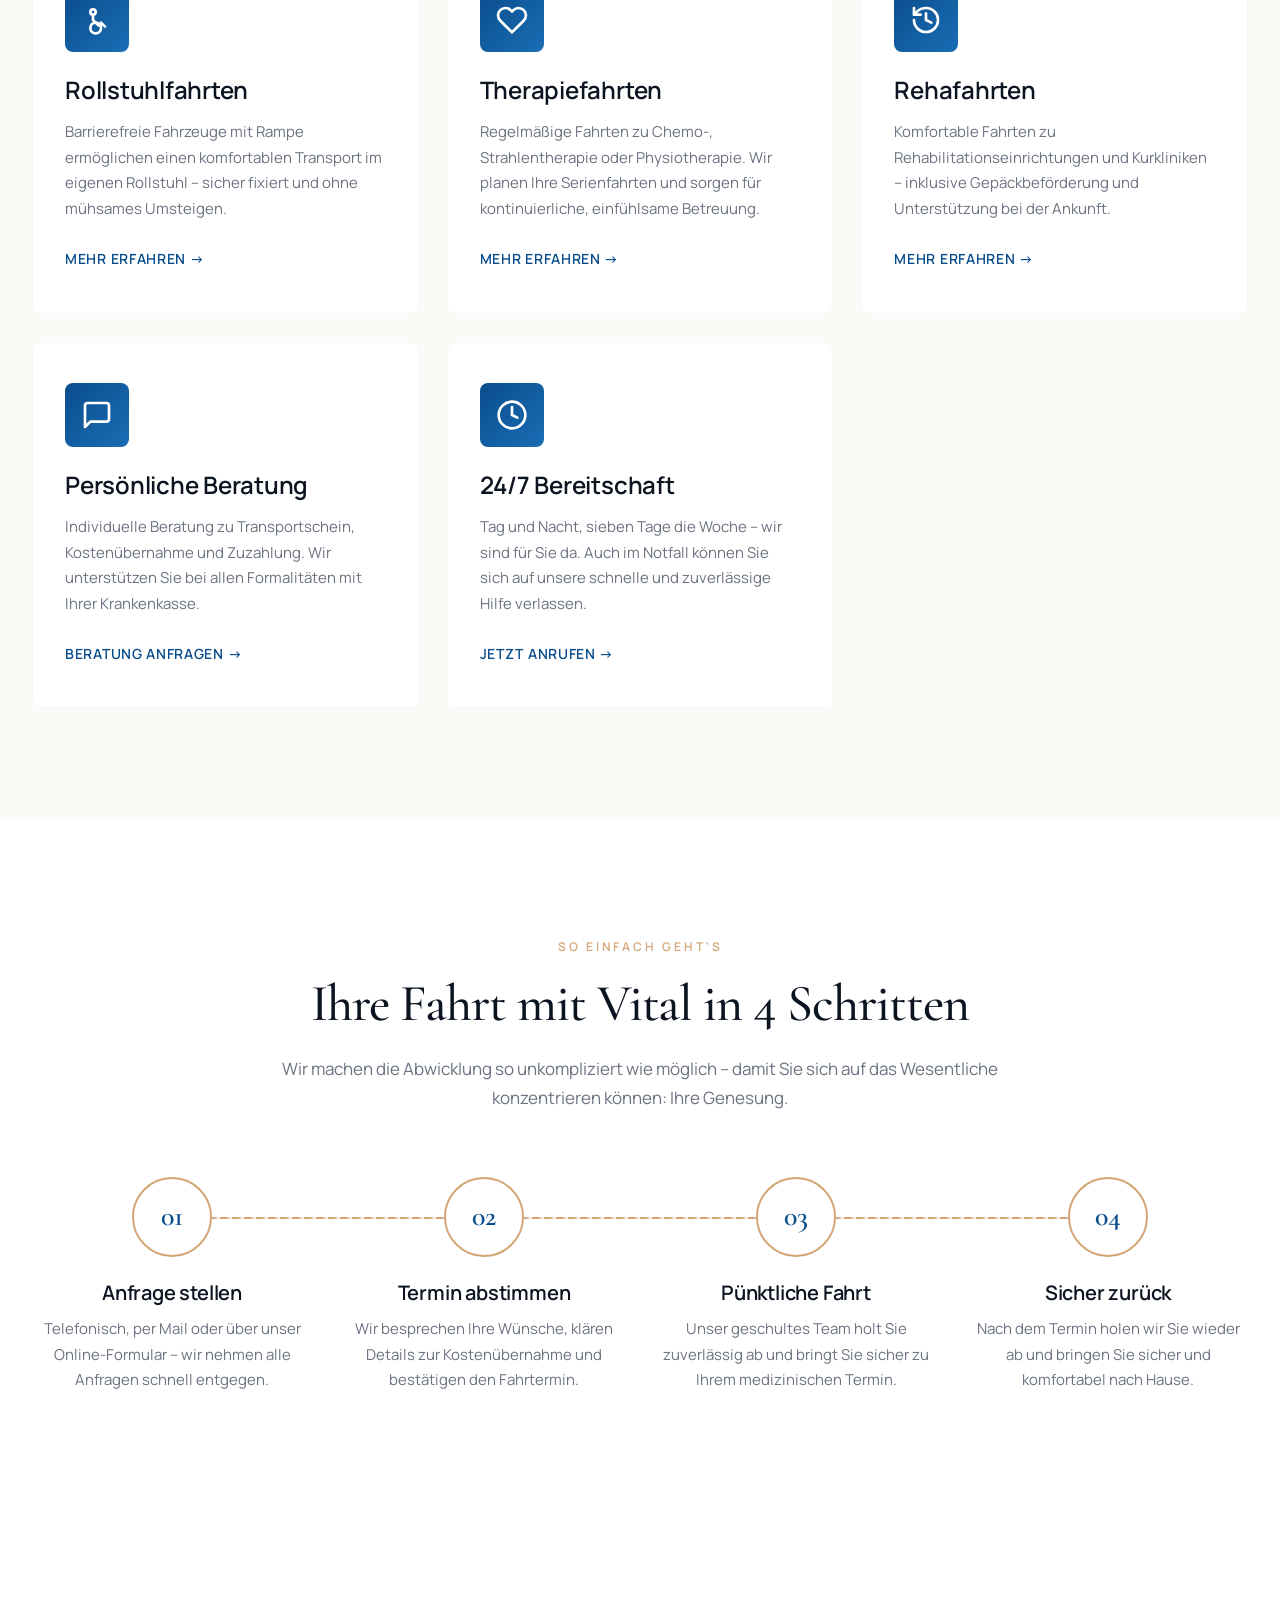
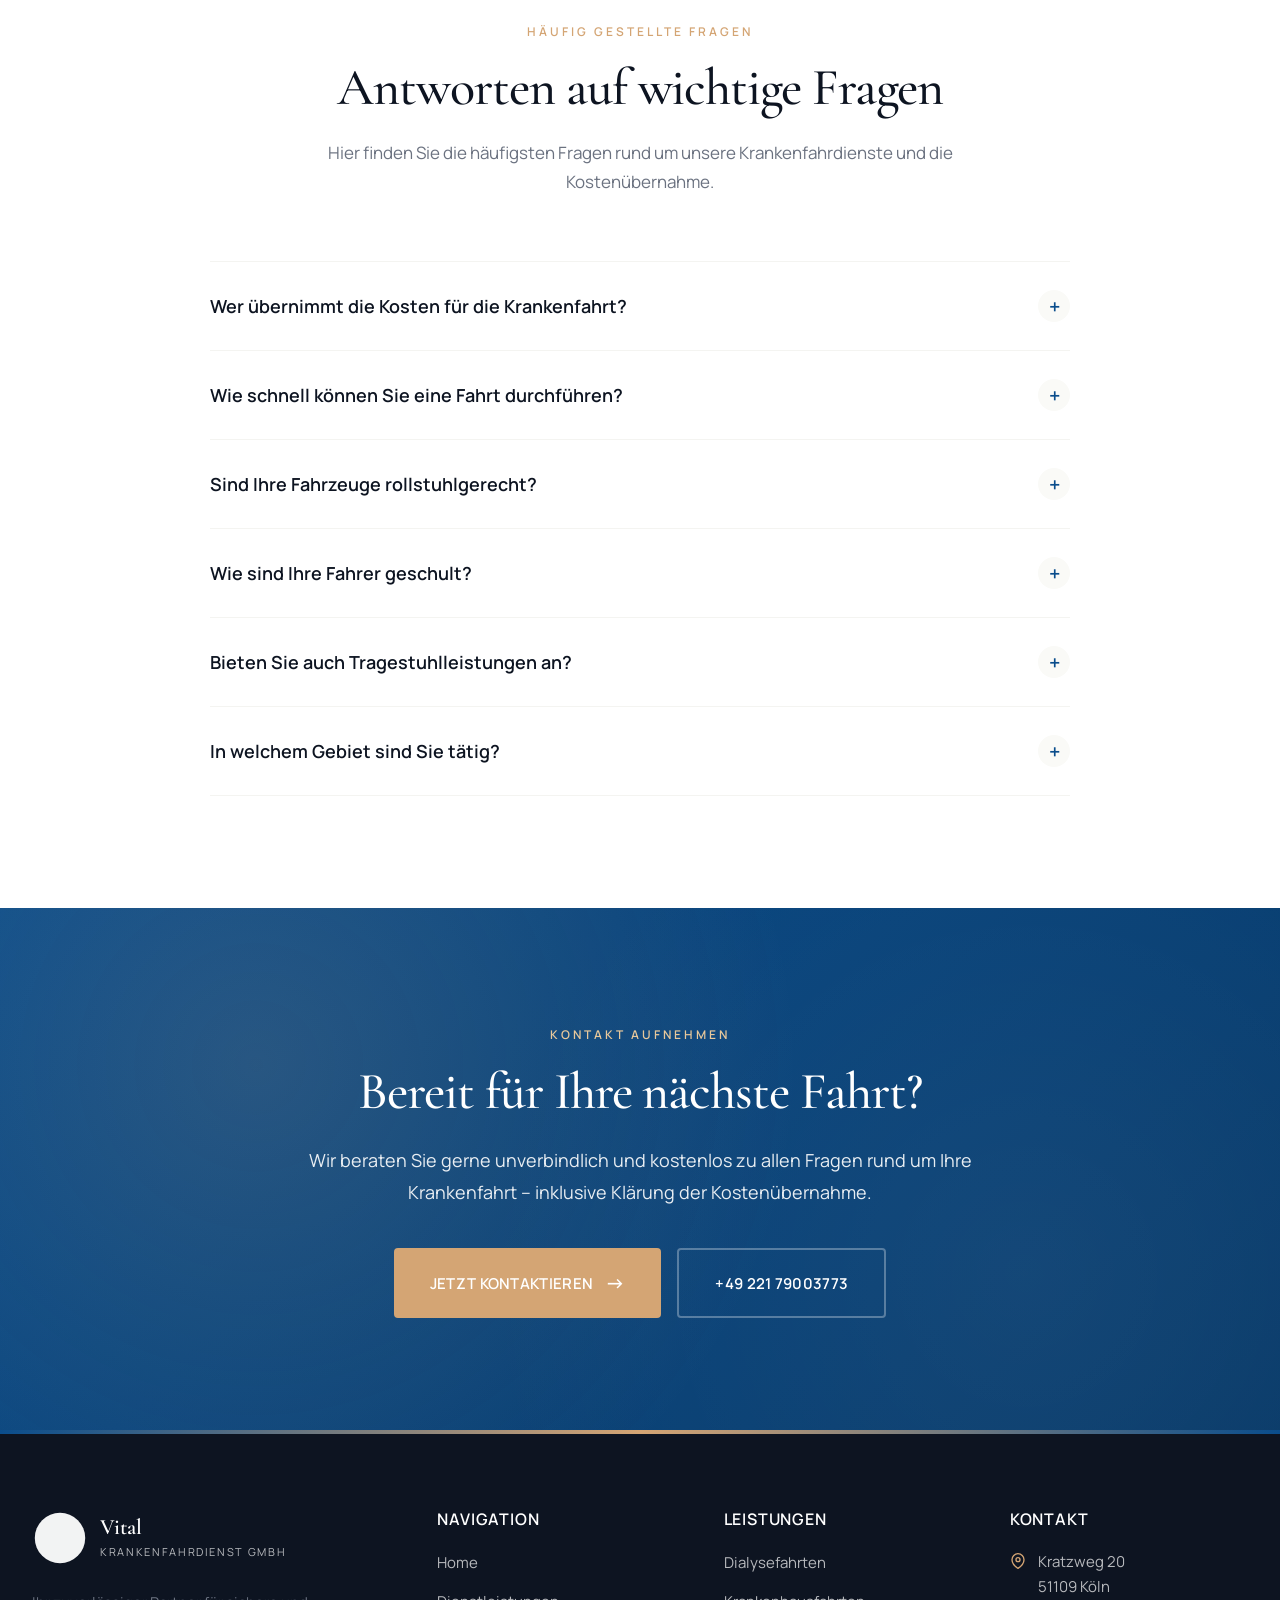
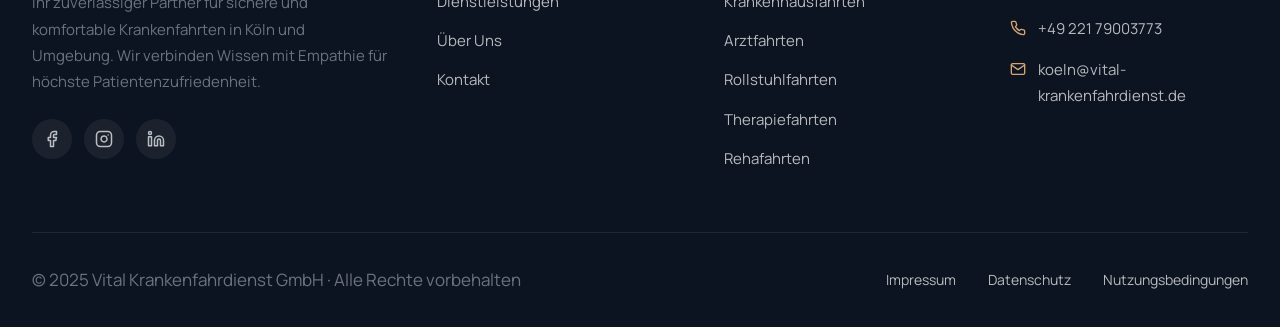
<file: dienstleistungen.html>
<!DOCTYPE html>
<html lang="de">
<head>
  <meta charset="UTF-8">
  <meta name="viewport" content="width=device-width, initial-scale=1.0">
  <title>Dienstleistungen | Vital Krankenfahrdienst Köln</title>
  <meta name="description" content="Unser komplettes Angebot an Krankenfahrten in Köln: Dialysefahrten, Krankenhausfahrten, Arztfahrten, Rollstuhltransport, Therapiefahrten und Rehafahrten.">
  <link rel="icon" type="image/svg+xml" href="assets/logo.svg">
  <link rel="stylesheet" href="css/style.css">
</head>
<body>
  
  <div id="header-placeholder"></div>

  <!-- PAGE HEADER -->
  <section class="page-header">
    <div class="container">
      <div class="page-header-content">
        <div class="breadcrumb">
          <a href="index.html">Home</a>
          <span class="breadcrumb-separator">/</span>
          <span>Dienstleistungen</span>
        </div>
        <span class="eyebrow" style="color: var(--accent-light);">Unser komplettes Angebot</span>
        <h1>Unsere <em style="font-style: italic; color: var(--accent-light);">Dienstleistungen</em></h1>
        <p>Unser Angebot umfasst die komplette Bandbreite der Krankenfahrten – immer angepasst an Ihre individuellen Bedürfnisse und mit höchster Sorgfalt durchgeführt.</p>
      </div>
    </div>
  </section>

  <!-- INTRO -->
  <section class="section">
    <div class="container">
      <div class="section-header">
        <span class="eyebrow">Maßgeschneiderte Lösungen</span>
        <h2>Für jede medizinische Anforderung der passende Service</h2>
        <p>Im Bereich Sitzend- und Rollstuhlfahrt verwenden wir Fahrzeuge mit funktionaler und barrierefreier Ausstattung. Unsere geschulten Mitarbeiter unterstützen Sie beim Ein- und Aussteigen und begleiten Sie bis zur Anmeldung. Für Patienten mit eingeschränkter Mobilität bieten wir Tragestuhlleistungen an – auch über mehrere Etagen.</p>
      </div>
    </div>
  </section>

  <!-- SERVICES GRID -->
  <section class="section services" style="padding-top: 0;">
    <div class="container">
      <div class="services-grid">
        <a href="dialysefahrten.html" class="service-card">
          <div class="service-icon">
            <svg xmlns="http://www.w3.org/2000/svg" width="32" height="32" viewBox="0 0 24 24" fill="none" stroke="currentColor" stroke-width="2" stroke-linecap="round" stroke-linejoin="round"><path d="M12 2.69l5.66 5.66a8 8 0 1 1-11.31 0z"/></svg>
          </div>
          <h3>Dialysefahrten</h3>
          <p>Zuverlässige Serienfahrten zu Ihrer Dialysebehandlung. Drei Mal pro Woche, pünktlich, komfortabel und mit direkter Kassenabrechnung. Wir koordinieren alle Termine.</p>
          <span class="service-link">Mehr erfahren →</span>
        </a>
        
        <a href="krankenhausfahrten.html" class="service-card">
          <div class="service-icon">
            <svg xmlns="http://www.w3.org/2000/svg" width="32" height="32" viewBox="0 0 24 24" fill="none" stroke="currentColor" stroke-width="2" stroke-linecap="round" stroke-linejoin="round"><path d="M12 6v4"/><path d="M14 14h-4"/><path d="M14 18h-4"/><path d="M14 8h-4"/><path d="M18 12h2a2 2 0 0 1 2 2v6a2 2 0 0 1-2 2H4a2 2 0 0 1-2-2v-6a2 2 0 0 1 2-2h2"/><path d="M18 22V4a2 2 0 0 0-2-2H8a2 2 0 0 0-2 2v18"/></svg>
          </div>
          <h3>Krankenhausfahrten</h3>
          <p>Sichere und komfortable Fahrten zu stationären Aufenthalten und ambulanten Behandlungen. Auch nach Operationen bringen wir Sie sorgsam zurück nach Hause.</p>
          <span class="service-link">Mehr erfahren →</span>
        </a>
        
        <a href="arztfahrten.html" class="service-card">
          <div class="service-icon">
            <svg xmlns="http://www.w3.org/2000/svg" width="32" height="32" viewBox="0 0 24 24" fill="none" stroke="currentColor" stroke-width="2" stroke-linecap="round" stroke-linejoin="round"><path d="M11 2a2 2 0 0 0-2 2v5H4a2 2 0 0 0-2 2v2c0 1.1.9 2 2 2h5v5c0 1.1.9 2 2 2h2a2 2 0 0 0 2-2v-5h5a2 2 0 0 0 2-2v-2a2 2 0 0 0-2-2h-5V4a2 2 0 0 0-2-2h-2z"/></svg>
          </div>
          <h3>Arztfahrten</h3>
          <p>Pünktliche Fahrten zu allen Facharztterminen in Köln und Umgebung. Wir koordinieren Ihre Termine und sorgen für einen reibungslosen Ablauf.</p>
          <span class="service-link">Mehr erfahren →</span>
        </a>
        
        <a href="rollstuhlfahrten.html" class="service-card">
          <div class="service-icon">
            <svg xmlns="http://www.w3.org/2000/svg" width="32" height="32" viewBox="0 0 24 24" fill="none" stroke="currentColor" stroke-width="2" stroke-linecap="round" stroke-linejoin="round"><circle cx="9" cy="6" r="2"/><path d="M9 8v4l4 4h2"/><circle cx="11" cy="18" r="4"/><path d="m15 14 3 3"/></svg>
          </div>
          <h3>Rollstuhlfahrten</h3>
          <p>Barrierefreie Fahrzeuge mit Rampe ermöglichen einen komfortablen Transport im eigenen Rollstuhl – sicher fixiert und ohne mühsames Umsteigen.</p>
          <span class="service-link">Mehr erfahren →</span>
        </a>
        
        <a href="therapiefahrten.html" class="service-card">
          <div class="service-icon">
            <svg xmlns="http://www.w3.org/2000/svg" width="32" height="32" viewBox="0 0 24 24" fill="none" stroke="currentColor" stroke-width="2" stroke-linecap="round" stroke-linejoin="round"><path d="M20.84 4.61a5.5 5.5 0 0 0-7.78 0L12 5.67l-1.06-1.06a5.5 5.5 0 0 0-7.78 7.78l1.06 1.06L12 21.23l7.78-7.78 1.06-1.06a5.5 5.5 0 0 0 0-7.78z"/></svg>
          </div>
          <h3>Therapiefahrten</h3>
          <p>Regelmäßige Fahrten zu Chemo-, Strahlentherapie oder Physiotherapie. Wir planen Ihre Serienfahrten und sorgen für kontinuierliche, einfühlsame Betreuung.</p>
          <span class="service-link">Mehr erfahren →</span>
        </a>
        
        <a href="rehafahrten.html" class="service-card">
          <div class="service-icon">
            <svg xmlns="http://www.w3.org/2000/svg" width="32" height="32" viewBox="0 0 24 24" fill="none" stroke="currentColor" stroke-width="2" stroke-linecap="round" stroke-linejoin="round"><path d="M3 12a9 9 0 1 0 9-9 9.75 9.75 0 0 0-6.74 2.74L3 8"/><path d="M3 3v5h5"/><path d="M12 7v5l4 2"/></svg>
          </div>
          <h3>Rehafahrten</h3>
          <p>Komfortable Fahrten zu Rehabilitationseinrichtungen und Kurkliniken – inklusive Gepäckbeförderung und Unterstützung bei der Ankunft.</p>
          <span class="service-link">Mehr erfahren →</span>
        </a>
        
        <div class="service-card" style="cursor: default;">
          <div class="service-icon">
            <svg xmlns="http://www.w3.org/2000/svg" width="32" height="32" viewBox="0 0 24 24" fill="none" stroke="currentColor" stroke-width="2" stroke-linecap="round" stroke-linejoin="round"><path d="M21 15a2 2 0 0 1-2 2H7l-4 4V5a2 2 0 0 1 2-2h14a2 2 0 0 1 2 2z"/></svg>
          </div>
          <h3>Persönliche Beratung</h3>
          <p>Individuelle Beratung zu Transportschein, Kostenübernahme und Zuzahlung. Wir unterstützen Sie bei allen Formalitäten mit Ihrer Krankenkasse.</p>
          <a href="kontakt.html" class="service-link">Beratung anfragen →</a>
        </div>
        
        <div class="service-card" style="cursor: default;">
          <div class="service-icon">
            <svg xmlns="http://www.w3.org/2000/svg" width="32" height="32" viewBox="0 0 24 24" fill="none" stroke="currentColor" stroke-width="2" stroke-linecap="round" stroke-linejoin="round"><circle cx="12" cy="12" r="10"/><polyline points="12 6 12 12 16 14"/></svg>
          </div>
          <h3>24/7 Bereitschaft</h3>
          <p>Tag und Nacht, sieben Tage die Woche – wir sind für Sie da. Auch im Notfall können Sie sich auf unsere schnelle und zuverlässige Hilfe verlassen.</p>
          <a href="tel:+4922179003773" class="service-link">Jetzt anrufen →</a>
        </div>
      </div>
    </div>
  </section>

  <!-- HOW IT WORKS -->
  <section class="section process-section">
    <div class="container">
      <div class="section-header">
        <span class="eyebrow">So einfach geht's</span>
        <h2>Ihre Fahrt mit Vital in 4 Schritten</h2>
        <p>Wir machen die Abwicklung so unkompliziert wie möglich – damit Sie sich auf das Wesentliche konzentrieren können: Ihre Genesung.</p>
      </div>
      
      <div class="process-grid">
        <div class="process-item">
          <div class="process-number">01</div>
          <h4>Anfrage stellen</h4>
          <p>Telefonisch, per Mail oder über unser Online-Formular – wir nehmen alle Anfragen schnell entgegen.</p>
        </div>
        <div class="process-item">
          <div class="process-number">02</div>
          <h4>Termin abstimmen</h4>
          <p>Wir besprechen Ihre Wünsche, klären Details zur Kostenübernahme und bestätigen den Fahrtermin.</p>
        </div>
        <div class="process-item">
          <div class="process-number">03</div>
          <h4>Pünktliche Fahrt</h4>
          <p>Unser geschultes Team holt Sie zuverlässig ab und bringt Sie sicher zu Ihrem medizinischen Termin.</p>
        </div>
        <div class="process-item">
          <div class="process-number">04</div>
          <h4>Sicher zurück</h4>
          <p>Nach dem Termin holen wir Sie wieder ab und bringen Sie sicher und komfortabel nach Hause.</p>
        </div>
      </div>
    </div>
  </section>

  <!-- FAQ -->
  <section class="section faq-section">
    <div class="container">
      <div class="section-header">
        <span class="eyebrow">Häufig gestellte Fragen</span>
        <h2>Antworten auf wichtige Fragen</h2>
        <p>Hier finden Sie die häufigsten Fragen rund um unsere Krankenfahrdienste und die Kostenübernahme.</p>
      </div>
      
      <div class="faq-grid">
        <div class="faq-item">
          <button class="faq-question">
            Wer übernimmt die Kosten für die Krankenfahrt?
            <span class="faq-toggle">+</span>
          </button>
          <div class="faq-answer">
            <div class="faq-answer-inner">
              In den meisten Fällen werden die Kosten von Ihrer gesetzlichen oder privaten Krankenkasse übernommen. Voraussetzung ist in der Regel ein Transportschein (Verordnung einer Krankenbeförderung) Ihres behandelnden Arztes. Wir beraten Sie gerne ausführlich zur Kostenübernahme und übernehmen die direkte Abrechnung mit Ihrer Krankenkasse.
            </div>
          </div>
        </div>
        
        <div class="faq-item">
          <button class="faq-question">
            Wie schnell können Sie eine Fahrt durchführen?
            <span class="faq-toggle">+</span>
          </button>
          <div class="faq-answer">
            <div class="faq-answer-inner">
              Wir sind 24/7 für Sie erreichbar und bemühen uns, Ihre Anfragen so schnell wie möglich zu bearbeiten. Geplante Fahrten sollten idealerweise 24-48 Stunden im Voraus gebucht werden. Bei dringenden Anliegen können wir oft auch kurzfristig einen Fahrer einsetzen.
            </div>
          </div>
        </div>
        
        <div class="faq-item">
          <button class="faq-question">
            Sind Ihre Fahrzeuge rollstuhlgerecht?
            <span class="faq-toggle">+</span>
          </button>
          <div class="faq-answer">
            <div class="faq-answer-inner">
              Ja, unser Fuhrpark umfasst speziell ausgestattete, barrierefreie Fahrzeuge mit Rampen und sicheren Befestigungssystemen für Rollstühle aller Art. Sie können in Ihrem eigenen Rollstuhl sitzen bleiben – sicher fixiert und ohne mühsames Umsteigen.
            </div>
          </div>
        </div>
        
        <div class="faq-item">
          <button class="faq-question">
            Wie sind Ihre Fahrer geschult?
            <span class="faq-toggle">+</span>
          </button>
          <div class="faq-answer">
            <div class="faq-answer-inner">
              Alle unsere Fahrer durchlaufen regelmäßige Schulungen in Erste Hilfe, Hygiene, Patientenbetreuung und sicherem Transport. Sie verfügen über umfangreiche Erfahrung im Umgang mit Patienten unterschiedlichster Bedürfnisse und arbeiten stets diskret, einfühlsam und professionell.
            </div>
          </div>
        </div>
        
        <div class="faq-item">
          <button class="faq-question">
            Bieten Sie auch Tragestuhlleistungen an?
            <span class="faq-toggle">+</span>
          </button>
          <div class="faq-answer">
            <div class="faq-answer-inner">
              Ja, für Patienten mit eingeschränkter Mobilität bieten wir Tragestuhlleistungen an – auch über mehrere Etagen. Unser Team hilft Ihnen sicher die Treppen hoch und runter, sodass auch Wohnungen ohne Aufzug kein Hindernis darstellen.
            </div>
          </div>
        </div>
        
        <div class="faq-item">
          <button class="faq-question">
            In welchem Gebiet sind Sie tätig?
            <span class="faq-toggle">+</span>
          </button>
          <div class="faq-answer">
            <div class="faq-answer-inner">
              Wir sind primär in Köln und im gesamten Rheinland tätig, fahren aber auch deutschlandweit zu Reha-Kliniken oder Spezialkrankenhäusern. Egal ob Stadtfahrt oder Langstrecke – wir sind Ihr verlässlicher Partner.
            </div>
          </div>
        </div>
      </div>
    </div>
  </section>

  <!-- CTA -->
  <section class="section cta-section">
    <div class="container">
      <div class="cta-content">
        <span class="eyebrow" style="color: var(--accent-light);">Kontakt aufnehmen</span>
        <h2>Bereit für Ihre nächste Fahrt?</h2>
        <p>Wir beraten Sie gerne unverbindlich und kostenlos zu allen Fragen rund um Ihre Krankenfahrt – inklusive Klärung der Kostenübernahme.</p>
        
        <div class="cta-buttons">
          <a href="kontakt.html" class="btn btn-accent btn-arrow">Jetzt kontaktieren</a>
          <a href="tel:+4922179003773" class="btn btn-ghost">+49 221 79003773</a>
        </div>
      </div>
    </div>
  </section>

  <div id="footer-placeholder"></div>

  <script src="js/components.js"></script>
  <script src="js/script.js"></script>
</body>
</html>
</file>
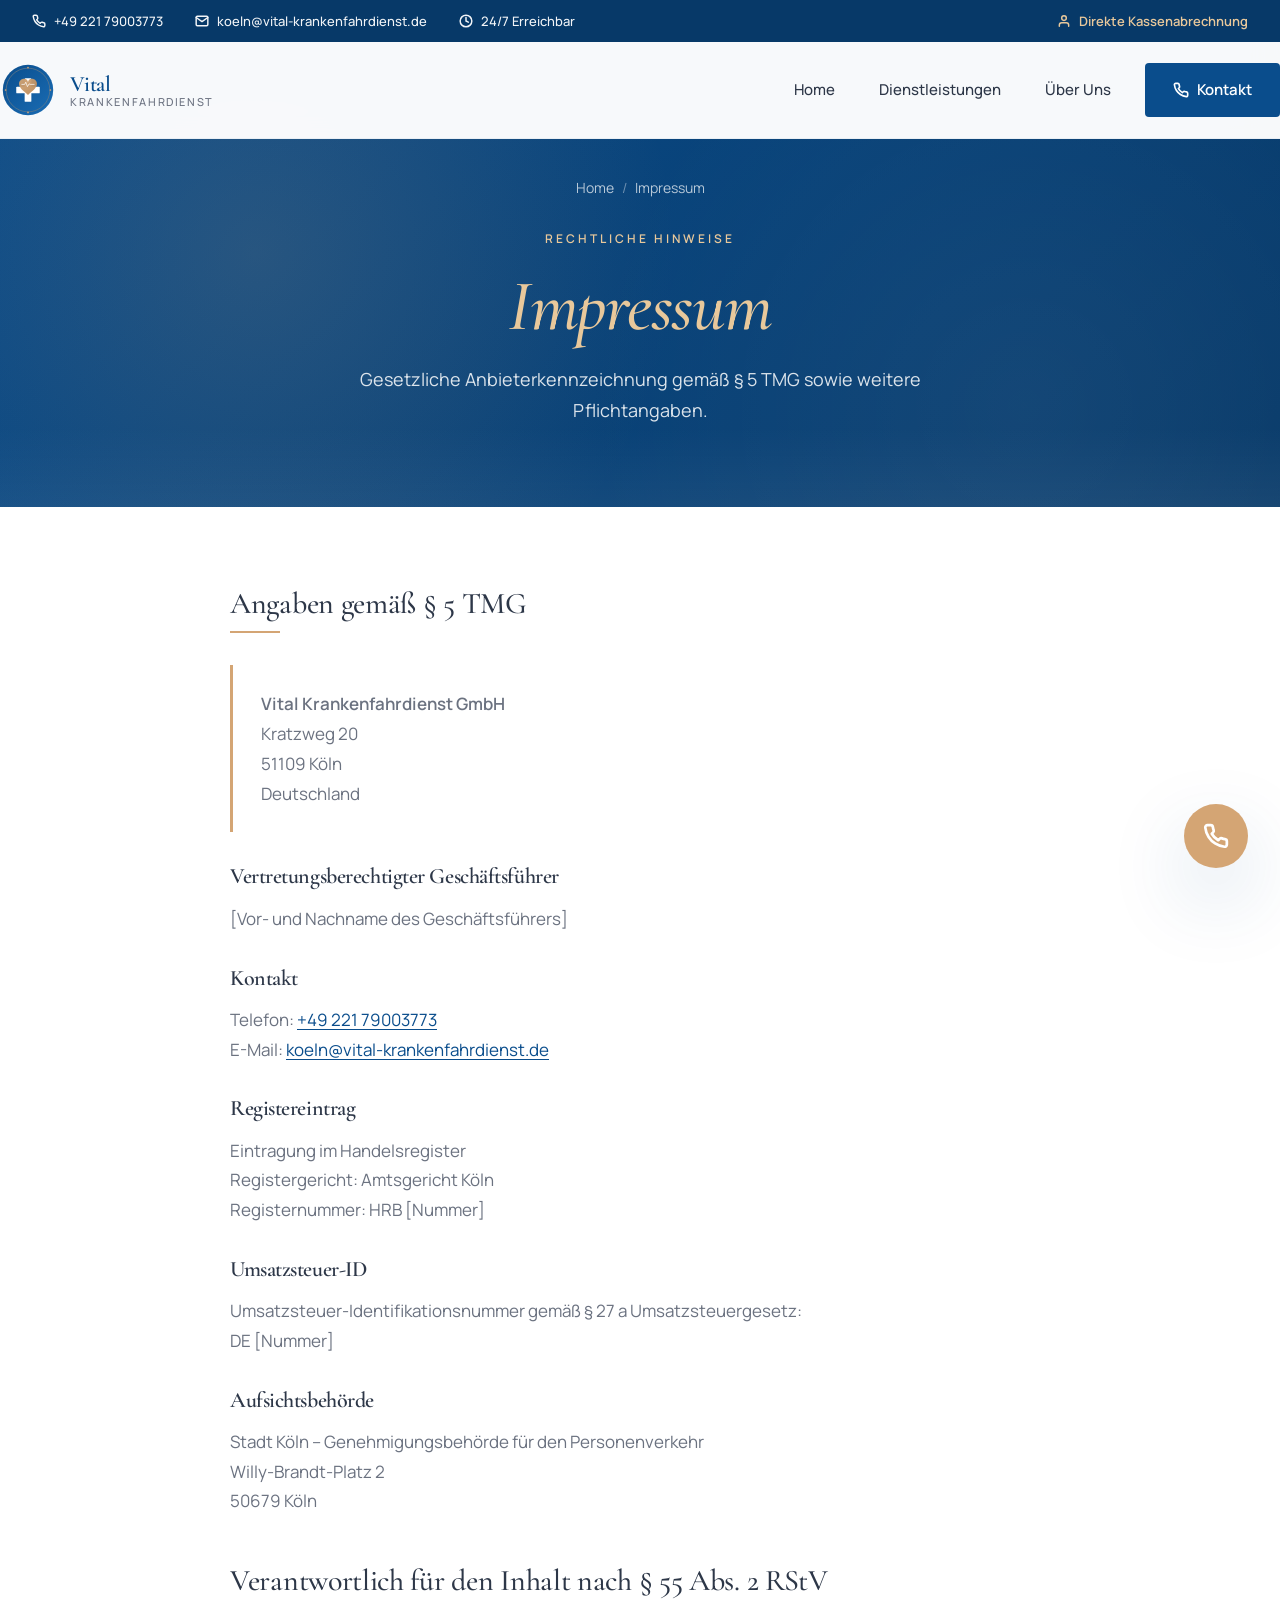
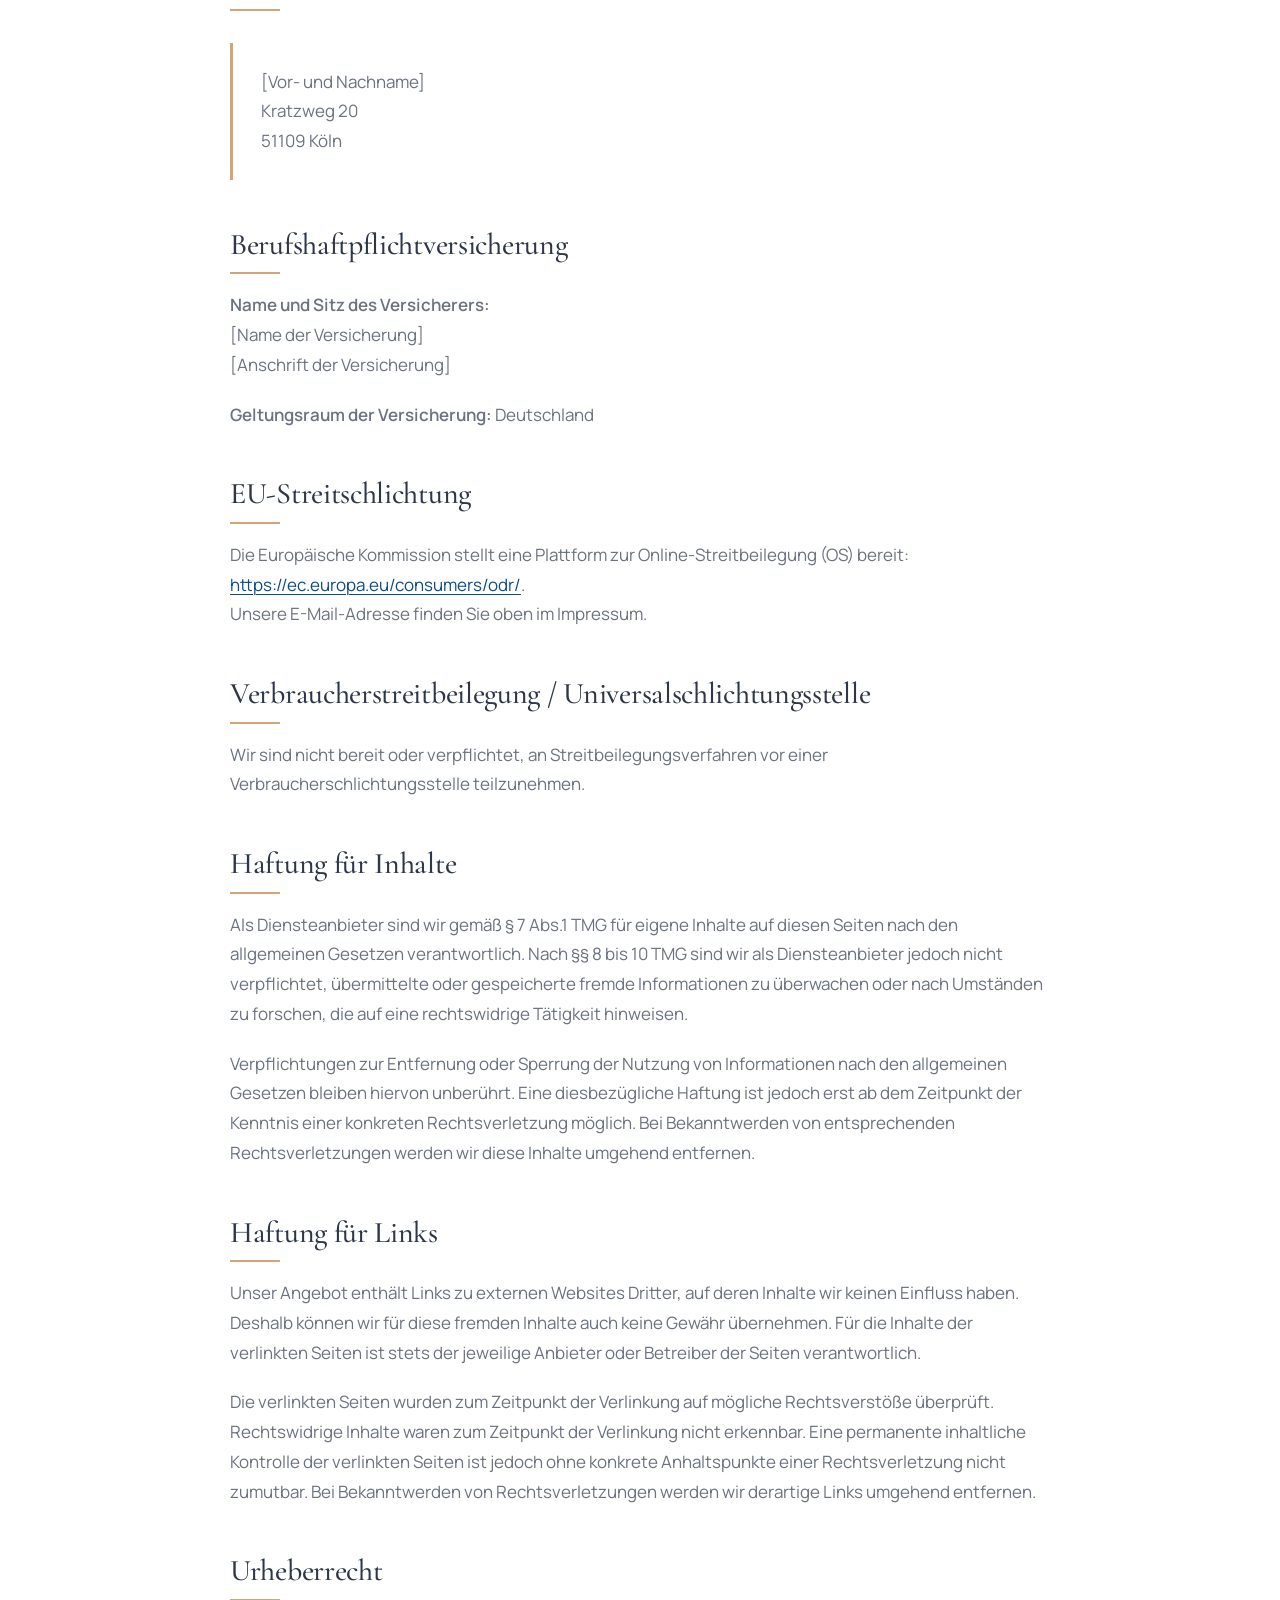
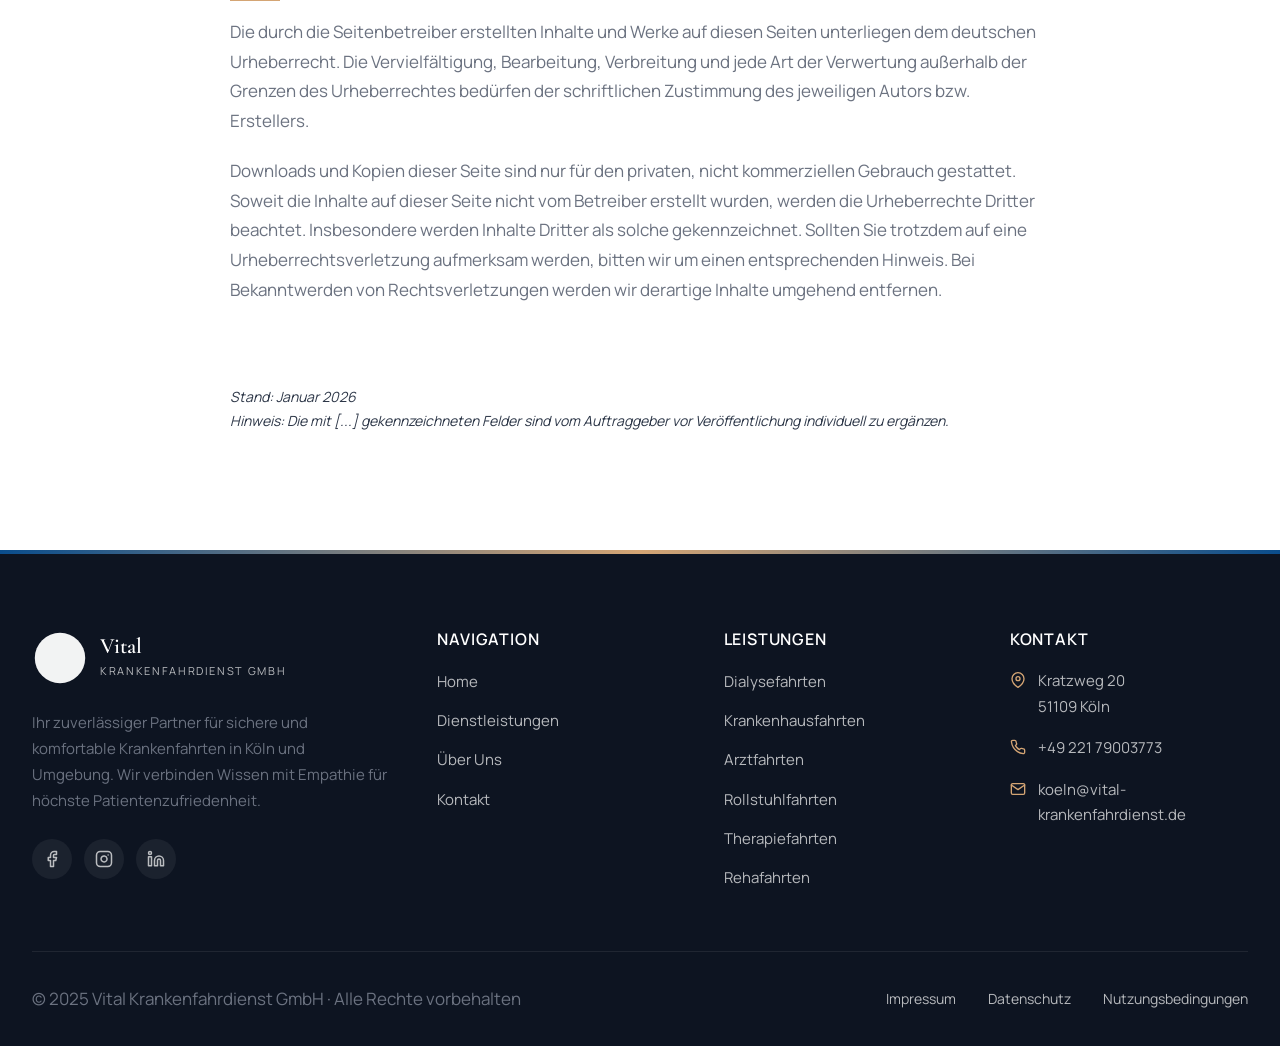
<file: impressum.html>
<!DOCTYPE html>
<html lang="de">
<head>
  <meta charset="UTF-8">
  <meta name="viewport" content="width=device-width, initial-scale=1.0">
  <title>Impressum | Vital Krankenfahrdienst Köln</title>
  <meta name="description" content="Impressum und gesetzliche Anbieterkennzeichnung der Vital Krankenfahrdienst GmbH in Köln.">
  <link rel="icon" type="image/svg+xml" href="assets/logo.svg">
  <link rel="stylesheet" href="css/style.css">
</head>
<body>
  
  <div id="header-placeholder"></div>

  <!-- PAGE HEADER -->
  <section class="page-header">
    <div class="container">
      <div class="page-header-content">
        <div class="breadcrumb">
          <a href="index.html">Home</a>
          <span class="breadcrumb-separator">/</span>
          <span>Impressum</span>
        </div>
        <span class="eyebrow" style="color: var(--accent-light);">Rechtliche Hinweise</span>
        <h1><em style="font-style: italic; color: var(--accent-light);">Impressum</em></h1>
        <p>Gesetzliche Anbieterkennzeichnung gemäß § 5 TMG sowie weitere Pflichtangaben.</p>
      </div>
    </div>
  </section>

  <!-- LEGAL CONTENT -->
  <section class="legal-page">
    <div class="container">
      <div class="legal-content">
        
        <h2>Angaben gemäß § 5 TMG</h2>
        
        <div class="legal-block">
          <p>
            <strong>Vital Krankenfahrdienst GmbH</strong><br>
            Kratzweg 20<br>
            51109 Köln<br>
            Deutschland
          </p>
        </div>
        
        <h3>Vertretungsberechtigter Geschäftsführer</h3>
        <p>[Vor- und Nachname des Geschäftsführers]</p>
        
        <h3>Kontakt</h3>
        <p>
          Telefon: <a href="tel:+4922179003773">+49 221 79003773</a><br>
          E-Mail: <a href="mailto:koeln@vital-krankenfahrdienst.de">koeln@vital-krankenfahrdienst.de</a>
        </p>
        
        <h3>Registereintrag</h3>
        <p>
          Eintragung im Handelsregister<br>
          Registergericht: Amtsgericht Köln<br>
          Registernummer: HRB [Nummer]
        </p>
        
        <h3>Umsatzsteuer-ID</h3>
        <p>
          Umsatzsteuer-Identifikationsnummer gemäß § 27 a Umsatzsteuergesetz:<br>
          DE [Nummer]
        </p>
        
        <h3>Aufsichtsbehörde</h3>
        <p>
          Stadt Köln – Genehmigungsbehörde für den Personenverkehr<br>
          Willy-Brandt-Platz 2<br>
          50679 Köln
        </p>

        <h2>Verantwortlich für den Inhalt nach § 55 Abs. 2 RStV</h2>
        
        <div class="legal-block">
          <p>
            [Vor- und Nachname]<br>
            Kratzweg 20<br>
            51109 Köln
          </p>
        </div>

        <h2>Berufshaftpflichtversicherung</h2>
        <p>
          <strong>Name und Sitz des Versicherers:</strong><br>
          [Name der Versicherung]<br>
          [Anschrift der Versicherung]
        </p>
        <p>
          <strong>Geltungsraum der Versicherung:</strong> Deutschland
        </p>

        <h2>EU-Streitschlichtung</h2>
        <p>
          Die Europäische Kommission stellt eine Plattform zur Online-Streitbeilegung (OS) bereit: 
          <a href="https://ec.europa.eu/consumers/odr/" target="_blank" rel="noopener">https://ec.europa.eu/consumers/odr/</a>.<br>
          Unsere E-Mail-Adresse finden Sie oben im Impressum.
        </p>
        
        <h2>Verbraucher­streit­beilegung / Universal­schlichtungs­stelle</h2>
        <p>
          Wir sind nicht bereit oder verpflichtet, an Streitbeilegungsverfahren vor einer Verbraucherschlichtungsstelle teilzunehmen.
        </p>

        <h2>Haftung für Inhalte</h2>
        <p>
          Als Diensteanbieter sind wir gemäß § 7 Abs.1 TMG für eigene Inhalte auf diesen Seiten nach den allgemeinen Gesetzen verantwortlich. Nach §§ 8 bis 10 TMG sind wir als Diensteanbieter jedoch nicht verpflichtet, übermittelte oder gespeicherte fremde Informationen zu überwachen oder nach Umständen zu forschen, die auf eine rechtswidrige Tätigkeit hinweisen.
        </p>
        <p>
          Verpflichtungen zur Entfernung oder Sperrung der Nutzung von Informationen nach den allgemeinen Gesetzen bleiben hiervon unberührt. Eine diesbezügliche Haftung ist jedoch erst ab dem Zeitpunkt der Kenntnis einer konkreten Rechtsverletzung möglich. Bei Bekanntwerden von entsprechenden Rechtsverletzungen werden wir diese Inhalte umgehend entfernen.
        </p>

        <h2>Haftung für Links</h2>
        <p>
          Unser Angebot enthält Links zu externen Websites Dritter, auf deren Inhalte wir keinen Einfluss haben. Deshalb können wir für diese fremden Inhalte auch keine Gewähr übernehmen. Für die Inhalte der verlinkten Seiten ist stets der jeweilige Anbieter oder Betreiber der Seiten verantwortlich.
        </p>
        <p>
          Die verlinkten Seiten wurden zum Zeitpunkt der Verlinkung auf mögliche Rechtsverstöße überprüft. Rechtswidrige Inhalte waren zum Zeitpunkt der Verlinkung nicht erkennbar. Eine permanente inhaltliche Kontrolle der verlinkten Seiten ist jedoch ohne konkrete Anhaltspunkte einer Rechtsverletzung nicht zumutbar. Bei Bekanntwerden von Rechtsverletzungen werden wir derartige Links umgehend entfernen.
        </p>

        <h2>Urheberrecht</h2>
        <p>
          Die durch die Seitenbetreiber erstellten Inhalte und Werke auf diesen Seiten unterliegen dem deutschen Urheberrecht. Die Vervielfältigung, Bearbeitung, Verbreitung und jede Art der Verwertung außerhalb der Grenzen des Urheberrechtes bedürfen der schriftlichen Zustimmung des jeweiligen Autors bzw. Erstellers.
        </p>
        <p>
          Downloads und Kopien dieser Seite sind nur für den privaten, nicht kommerziellen Gebrauch gestattet. Soweit die Inhalte auf dieser Seite nicht vom Betreiber erstellt wurden, werden die Urheberrechte Dritter beachtet. Insbesondere werden Inhalte Dritter als solche gekennzeichnet. Sollten Sie trotzdem auf eine Urheberrechtsverletzung aufmerksam werden, bitten wir um einen entsprechenden Hinweis. Bei Bekanntwerden von Rechtsverletzungen werden wir derartige Inhalte umgehend entfernen.
        </p>

        <p class="legal-meta">
          Stand: Januar 2026<br>
          Hinweis: Die mit [...] gekennzeichneten Felder sind vom Auftraggeber vor Veröffentlichung individuell zu ergänzen.
        </p>
        
      </div>
    </div>
  </section>

  <div id="footer-placeholder"></div>

  <script src="js/components.js"></script>
  <script src="js/script.js"></script>
</body>
</html>
</file>
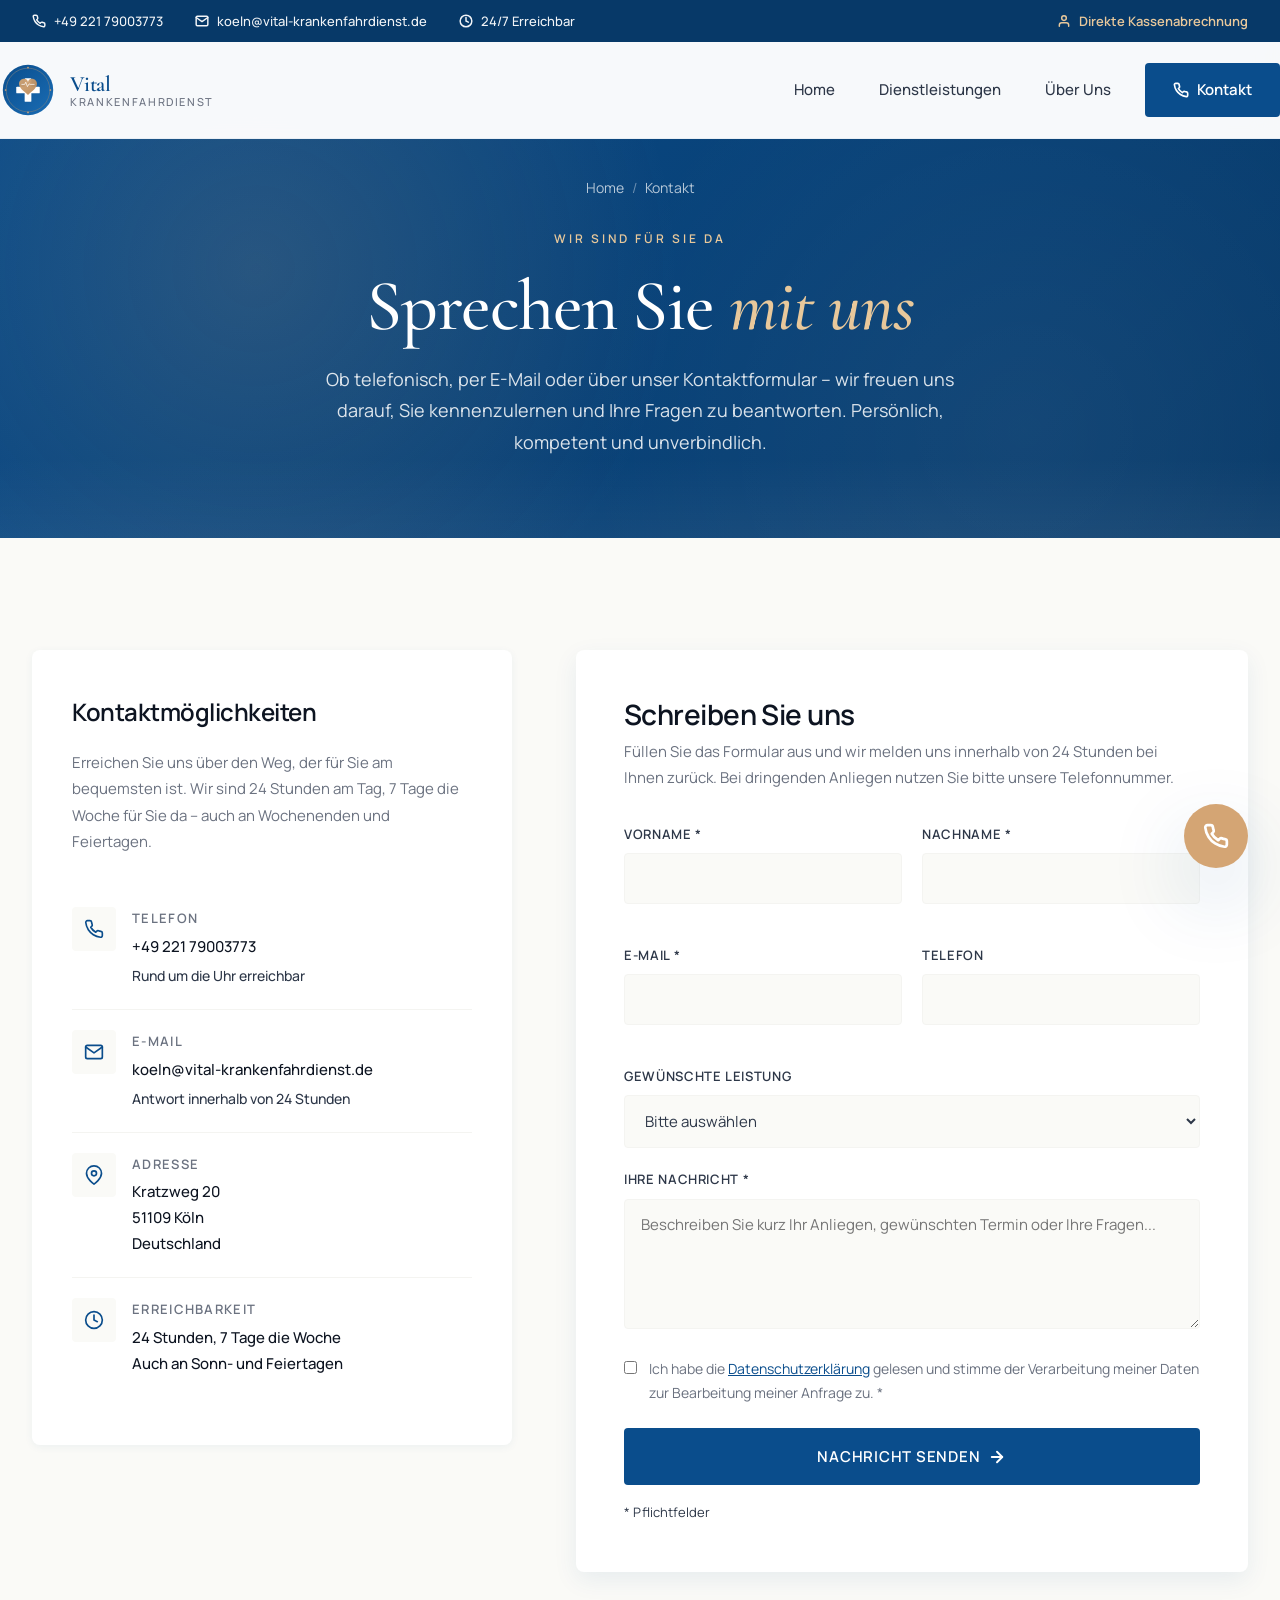
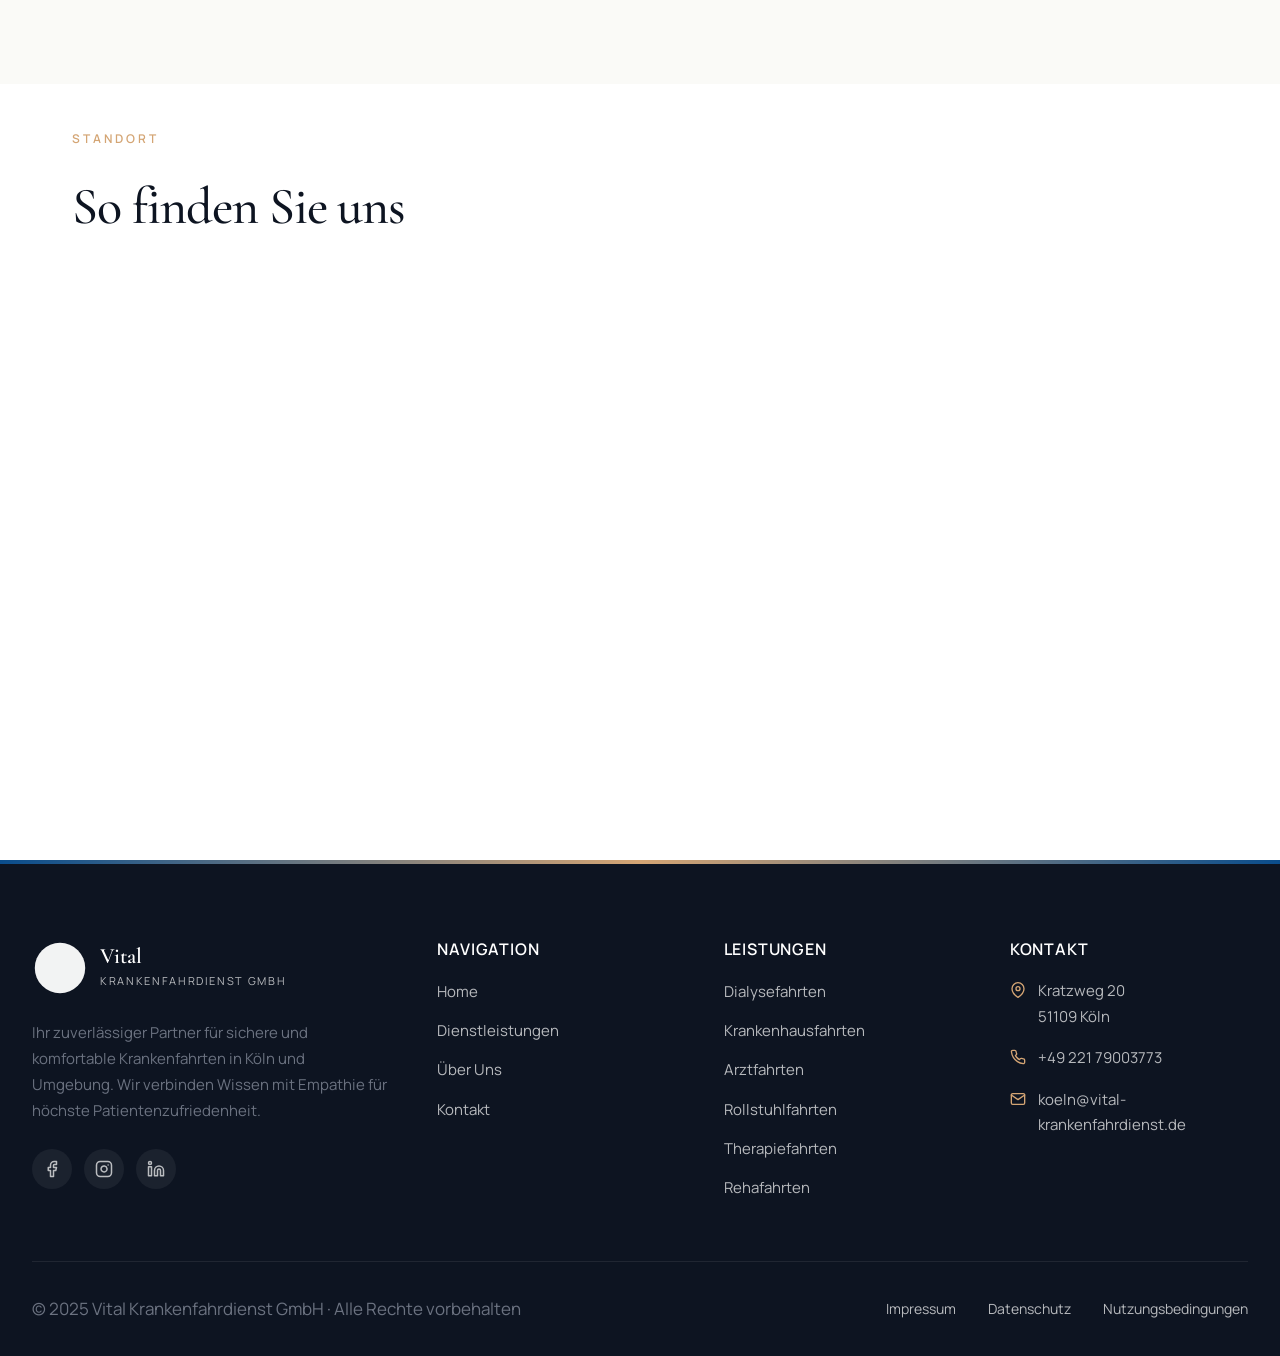
<file: kontakt.html>
<!DOCTYPE html>
<html lang="de">
<head>
  <meta charset="UTF-8">
  <meta name="viewport" content="width=device-width, initial-scale=1.0">
  <title>Kontakt | Vital Krankenfahrdienst Köln</title>
  <meta name="description" content="Kontaktieren Sie Vital Krankenfahrdienst in Köln – telefonisch unter +49 221 79003773, per E-Mail oder über unser Kontaktformular. 24/7 erreichbar.">
  <link rel="icon" type="image/svg+xml" href="assets/logo.svg">
  <link rel="stylesheet" href="css/style.css">
</head>
<body>
  
  <div id="header-placeholder"></div>

  <!-- PAGE HEADER -->
  <section class="page-header">
    <div class="container">
      <div class="page-header-content">
        <div class="breadcrumb">
          <a href="index.html">Home</a>
          <span class="breadcrumb-separator">/</span>
          <span>Kontakt</span>
        </div>
        <span class="eyebrow" style="color: var(--accent-light);">Wir sind für Sie da</span>
        <h1>Sprechen Sie <em style="font-style: italic; color: var(--accent-light);">mit uns</em></h1>
        <p>Ob telefonisch, per E-Mail oder über unser Kontaktformular – wir freuen uns darauf, Sie kennenzulernen und Ihre Fragen zu beantworten. Persönlich, kompetent und unverbindlich.</p>
      </div>
    </div>
  </section>

  <!-- CONTACT SECTION -->
  <section class="section contact-section">
    <div class="container">
      <div class="contact-grid">
        <!-- CONTACT INFO -->
        <div class="contact-info">
          <h3>Kontakt­möglichkeiten</h3>
          <p>Erreichen Sie uns über den Weg, der für Sie am bequemsten ist. Wir sind 24 Stunden am Tag, 7 Tage die Woche für Sie da – auch an Wochenenden und Feiertagen.</p>
          
          <div class="contact-detail">
            <div class="contact-detail-icon">
              <svg xmlns="http://www.w3.org/2000/svg" width="20" height="20" viewBox="0 0 24 24" fill="none" stroke="currentColor" stroke-width="2" stroke-linecap="round" stroke-linejoin="round"><path d="M22 16.92v3a2 2 0 0 1-2.18 2 19.79 19.79 0 0 1-8.63-3.07 19.5 19.5 0 0 1-6-6 19.79 19.79 0 0 1-3.07-8.67A2 2 0 0 1 4.11 2h3a2 2 0 0 1 2 1.72 12.84 12.84 0 0 0 .7 2.81 2 2 0 0 1-.45 2.11L8.09 9.91a16 16 0 0 0 6 6l1.27-1.27a2 2 0 0 1 2.11-.45 12.84 12.84 0 0 0 2.81.7A2 2 0 0 1 22 16.92z"/></svg>
            </div>
            <div class="contact-detail-info">
              <strong>Telefon</strong>
              <a href="tel:+4922179003773">+49 221 79003773</a>
              <p style="font-size: 0.875rem; color: var(--text-muted); margin-top: 0.25rem;">Rund um die Uhr erreichbar</p>
            </div>
          </div>
          
          <div class="contact-detail">
            <div class="contact-detail-icon">
              <svg xmlns="http://www.w3.org/2000/svg" width="20" height="20" viewBox="0 0 24 24" fill="none" stroke="currentColor" stroke-width="2" stroke-linecap="round" stroke-linejoin="round"><path d="M4 4h16c1.1 0 2 .9 2 2v12c0 1.1-.9 2-2 2H4c-1.1 0-2-.9-2-2V6c0-1.1.9-2 2-2z"/><polyline points="22,6 12,13 2,6"/></svg>
            </div>
            <div class="contact-detail-info">
              <strong>E-Mail</strong>
              <a href="mailto:koeln@vital-krankenfahrdienst.de">koeln@vital-krankenfahrdienst.de</a>
              <p style="font-size: 0.875rem; color: var(--text-muted); margin-top: 0.25rem;">Antwort innerhalb von 24 Stunden</p>
            </div>
          </div>
          
          <div class="contact-detail">
            <div class="contact-detail-icon">
              <svg xmlns="http://www.w3.org/2000/svg" width="20" height="20" viewBox="0 0 24 24" fill="none" stroke="currentColor" stroke-width="2" stroke-linecap="round" stroke-linejoin="round"><path d="M21 10c0 7-9 13-9 13s-9-6-9-13a9 9 0 0 1 18 0z"/><circle cx="12" cy="10" r="3"/></svg>
            </div>
            <div class="contact-detail-info">
              <strong>Adresse</strong>
              <p>Kratzweg 20<br>51109 Köln<br>Deutschland</p>
            </div>
          </div>
          
          <div class="contact-detail">
            <div class="contact-detail-icon">
              <svg xmlns="http://www.w3.org/2000/svg" width="20" height="20" viewBox="0 0 24 24" fill="none" stroke="currentColor" stroke-width="2" stroke-linecap="round" stroke-linejoin="round"><circle cx="12" cy="12" r="10"/><polyline points="12 6 12 12 16 14"/></svg>
            </div>
            <div class="contact-detail-info">
              <strong>Erreichbarkeit</strong>
              <p>24 Stunden, 7 Tage die Woche<br>Auch an Sonn- und Feiertagen</p>
            </div>
          </div>
        </div>
        
        <!-- CONTACT FORM -->
        <div class="contact-form">
          <h3>Schreiben Sie uns</h3>
          <p>Füllen Sie das Formular aus und wir melden uns innerhalb von 24 Stunden bei Ihnen zurück. Bei dringenden Anliegen nutzen Sie bitte unsere Telefonnummer.</p>
          
          <form id="contactForm">
            <div class="form-row">
              <div class="form-group">
                <label for="vorname">Vorname *</label>
                <input type="text" id="vorname" name="vorname" required>
              </div>
              <div class="form-group">
                <label for="nachname">Nachname *</label>
                <input type="text" id="nachname" name="nachname" required>
              </div>
            </div>
            
            <div class="form-row">
              <div class="form-group">
                <label for="email">E-Mail *</label>
                <input type="email" id="email" name="email" required>
              </div>
              <div class="form-group">
                <label for="telefon">Telefon</label>
                <input type="tel" id="telefon" name="telefon">
              </div>
            </div>
            
            <div class="form-group">
              <label for="leistung">Gewünschte Leistung</label>
              <select id="leistung" name="leistung">
                <option value="">Bitte auswählen</option>
                <option value="dialysefahrten">Dialysefahrten</option>
                <option value="krankenhausfahrten">Krankenhausfahrten</option>
                <option value="arztfahrten">Arztfahrten</option>
                <option value="rollstuhlfahrten">Rollstuhlfahrten</option>
                <option value="therapiefahrten">Therapiefahrten</option>
                <option value="rehafahrten">Rehafahrten</option>
                <option value="beratung">Persönliche Beratung</option>
                <option value="sonstiges">Sonstiges</option>
              </select>
            </div>
            
            <div class="form-group">
              <label for="nachricht">Ihre Nachricht *</label>
              <textarea id="nachricht" name="nachricht" placeholder="Beschreiben Sie kurz Ihr Anliegen, gewünschten Termin oder Ihre Fragen..." required></textarea>
            </div>
            
            <div class="form-checkbox">
              <input type="checkbox" id="datenschutz" name="datenschutz" required>
              <label for="datenschutz">
                Ich habe die <a href="datenschutz.html">Datenschutzerklärung</a> gelesen und stimme der Verarbeitung meiner Daten zur Bearbeitung meiner Anfrage zu. *
              </label>
            </div>
            
            <button type="submit" class="form-submit">
              Nachricht senden
              <svg xmlns="http://www.w3.org/2000/svg" width="18" height="18" viewBox="0 0 24 24" fill="none" stroke="currentColor" stroke-width="2.5" stroke-linecap="round" stroke-linejoin="round"><line x1="5" y1="12" x2="19" y2="12"/><polyline points="12 5 19 12 12 19"/></svg>
            </button>
            
            <p style="font-size: 0.8125rem; color: var(--text-muted); margin-top: 1rem;">* Pflichtfelder</p>
          </form>
        </div>
      </div>
    </div>
  </section>

  <!-- MAP SECTION -->
  <section class="section" style="padding-top: 0;">
    <div class="container">
      <div style="background: var(--surface); border: 1px solid var(--border); border-radius: var(--radius-lg); overflow: hidden;">
        <div style="padding: 2.5rem 2.5rem 1.5rem;">
          <span class="eyebrow">Standort</span>
          <h2 style="margin-top: 0.75rem; margin-bottom: 0;">So finden Sie uns</h2>
        </div>
        <div style="position: relative; padding-top: 40%; background: var(--bg-secondary);">
          <iframe 
            src="https://www.openstreetmap.org/export/embed.html?bbox=7.0289%2C50.9650%2C7.0489%2C50.9750&amp;layer=mapnik&amp;marker=50.9700%2C7.0389" 
            style="position: absolute; inset: 0; width: 100%; height: 100%; border: 0;"
            loading="lazy"
            title="Standort Vital Krankenfahrdienst Köln">
          </iframe>
        </div>
      </div>
    </div>
  </section>

  <div id="footer-placeholder"></div>

  <script src="js/components.js"></script>
  <script src="js/script.js"></script>
</body>
</html>
</file>
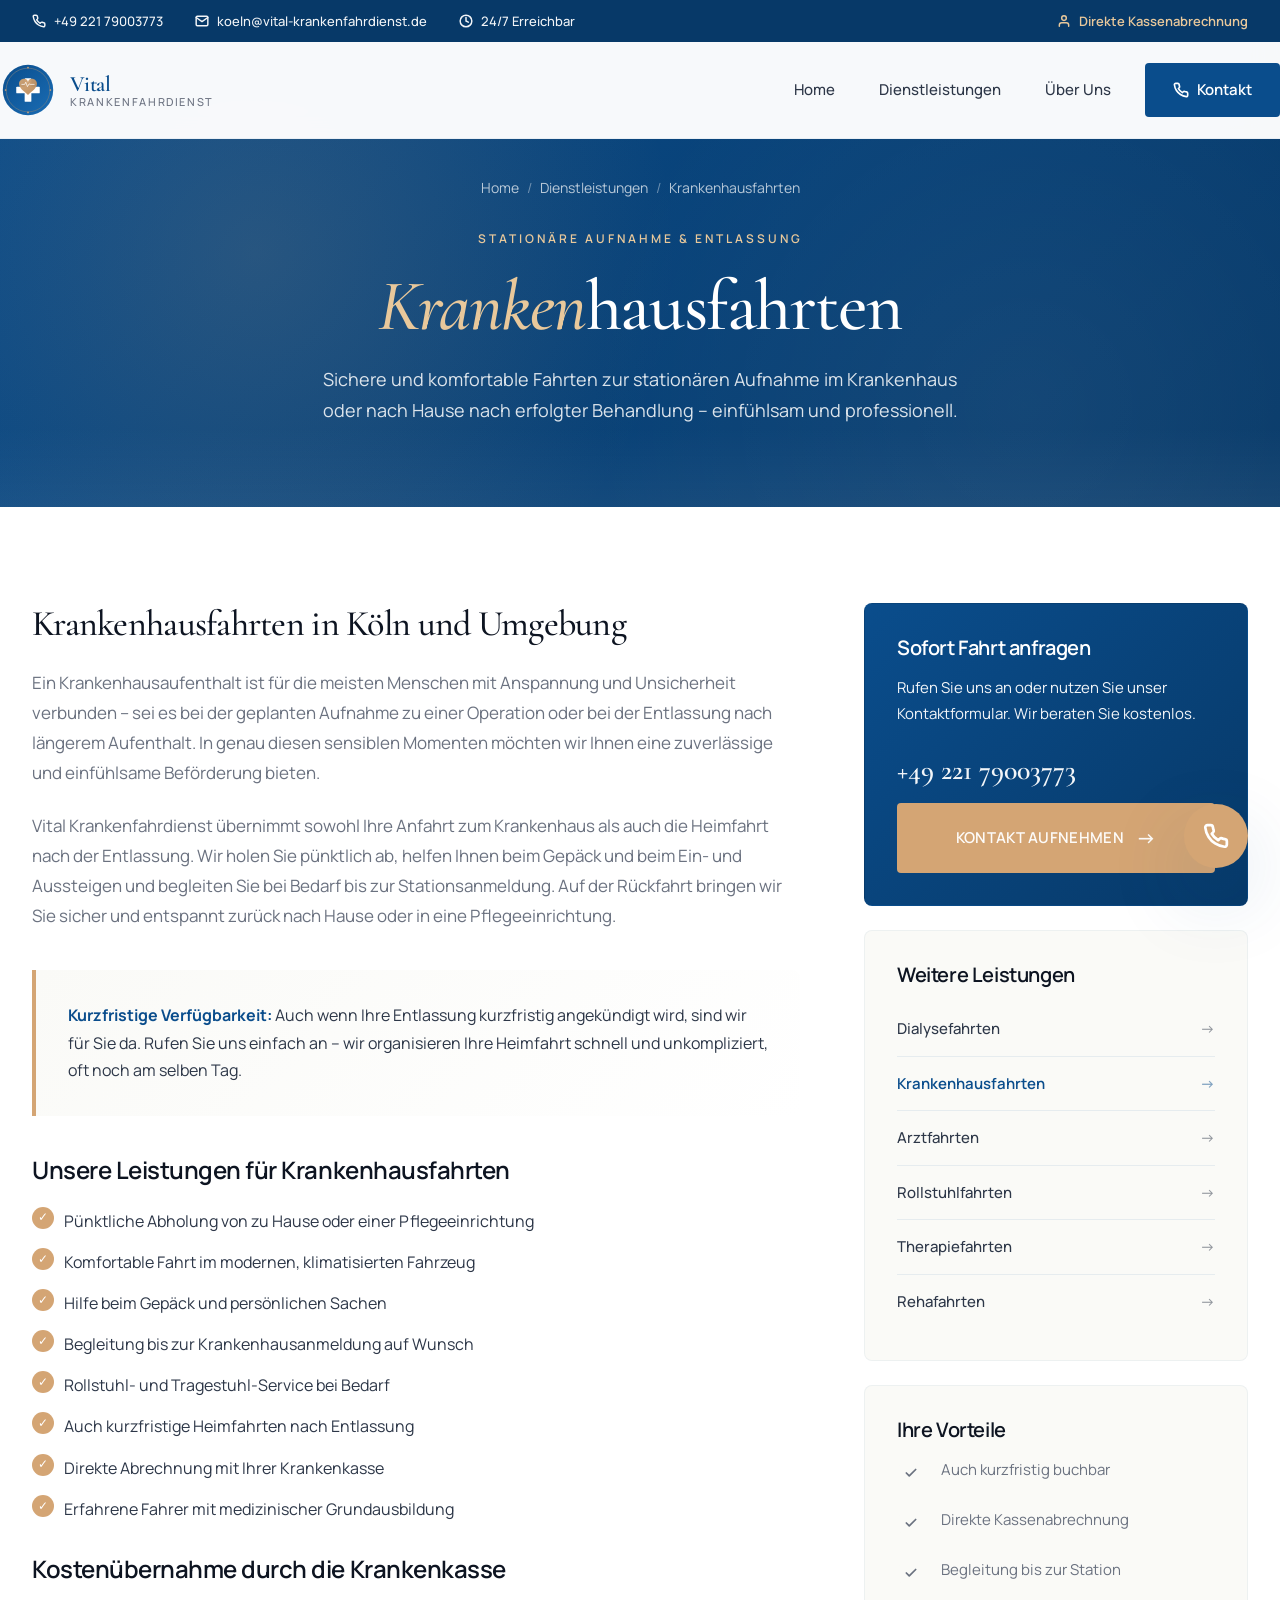
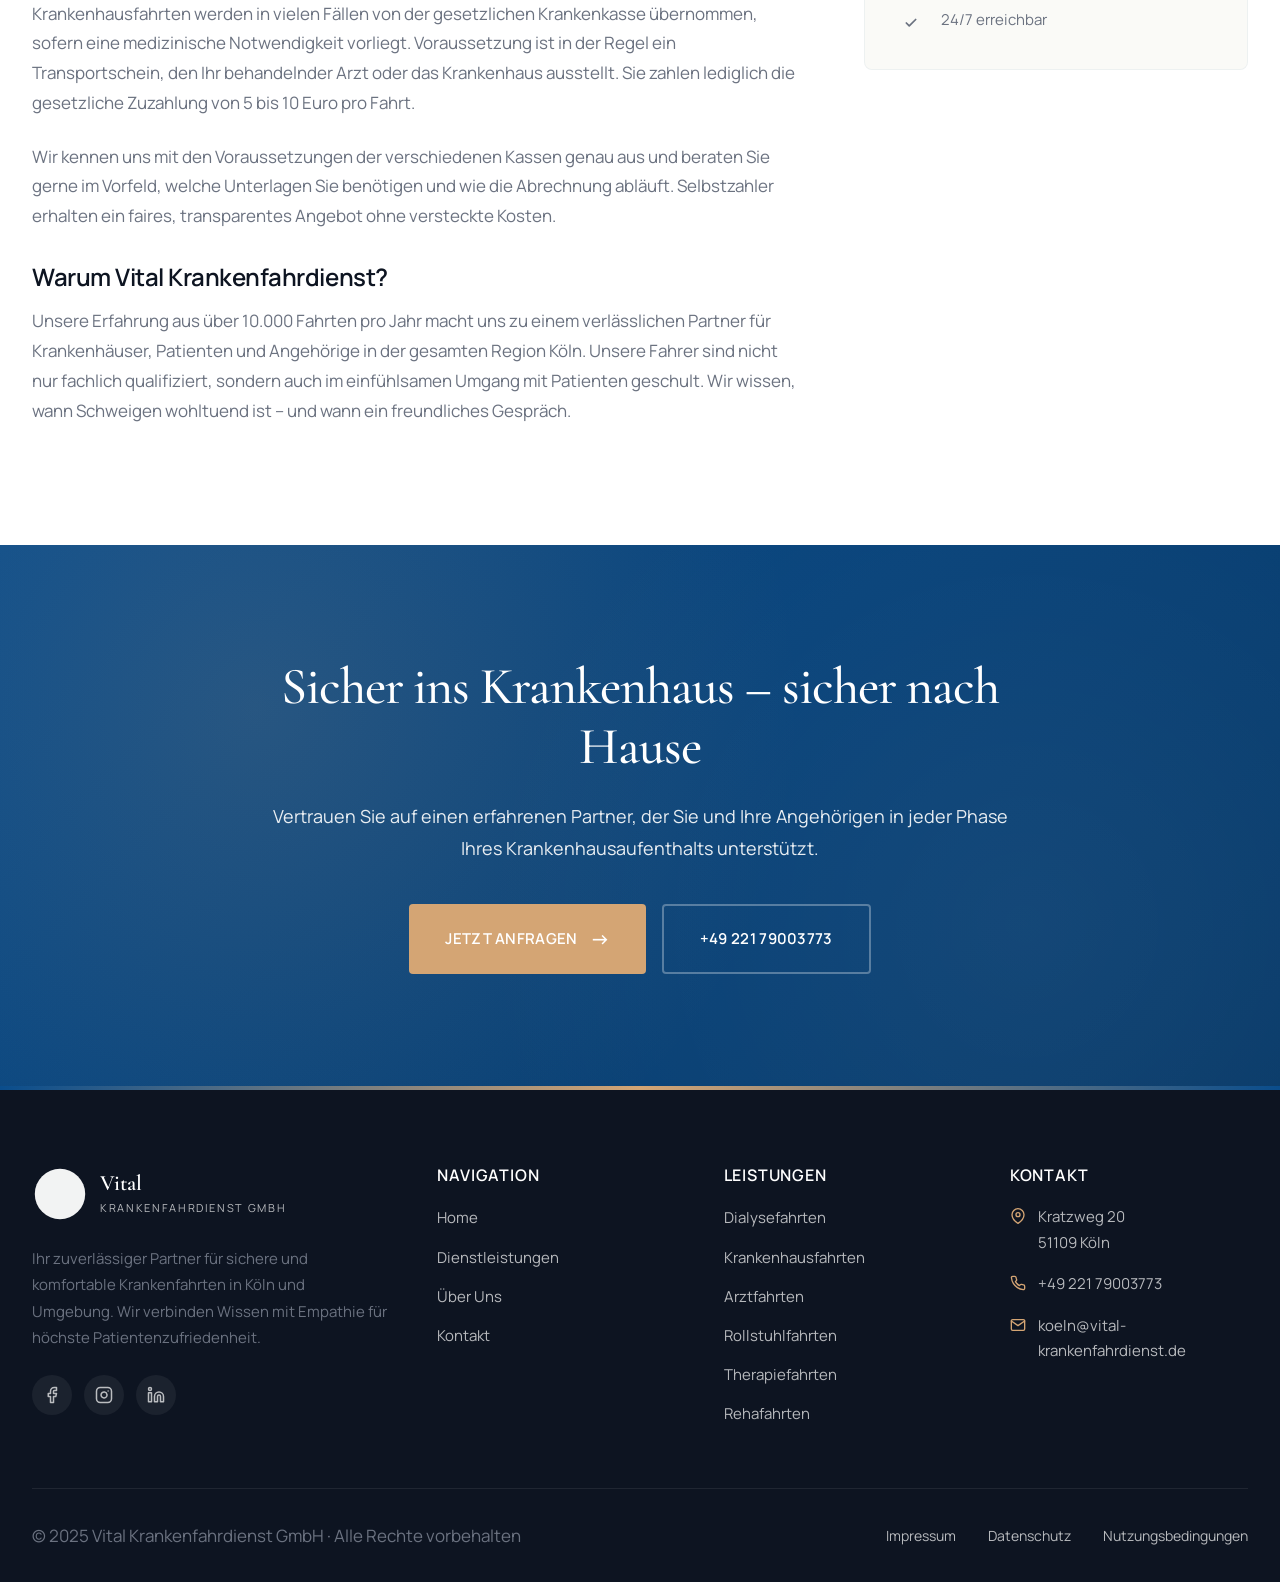
<file: krankenhausfahrten.html>
<!DOCTYPE html>
<html lang="de">
<head>
  <meta charset="UTF-8">
  <meta name="viewport" content="width=device-width, initial-scale=1.0">
  <title>Krankenhausfahrten Köln | Vital Krankenfahrdienst</title>
  <meta name="description" content="Sichere Krankenhausfahrten in Köln. Wir bringen Sie zur stationären Aufnahme oder Entlassung – komfortabel und mit direkter Kassenabrechnung.">
  <link rel="icon" type="image/svg+xml" href="assets/logo.svg">
  <link rel="stylesheet" href="css/style.css">
</head>
<body>
  
  <div id="header-placeholder"></div>

  <!-- PAGE HEADER -->
  <section class="page-header">
    <div class="container">
      <div class="page-header-content">
        <div class="breadcrumb">
          <a href="index.html">Home</a>
          <span class="breadcrumb-separator">/</span>
          <a href="dienstleistungen.html">Dienstleistungen</a>
          <span class="breadcrumb-separator">/</span>
          <span>Krankenhausfahrten</span>
        </div>
        <span class="eyebrow" style="color: var(--accent-light);">Stationäre Aufnahme & Entlassung</span>
        <h1><em style="font-style: italic; color: var(--accent-light);">Kranken</em>hausfahrten</h1>
        <p>Sichere und komfortable Fahrten zur stationären Aufnahme im Krankenhaus oder nach Hause nach erfolgter Behandlung – einfühlsam und professionell.</p>
      </div>
    </div>
  </section>

  <!-- SERVICE DETAIL -->
  <section class="service-detail">
    <div class="container">
      <div class="service-detail-grid">
        <div class="service-content">
          <h2>Krankenhausfahrten in Köln und Umgebung</h2>
          <p>Ein Krankenhausaufenthalt ist für die meisten Menschen mit Anspannung und Unsicherheit verbunden – sei es bei der geplanten Aufnahme zu einer Operation oder bei der Entlassung nach längerem Aufenthalt. In genau diesen sensiblen Momenten möchten wir Ihnen eine zuverlässige und einfühlsame Beförderung bieten.</p>
          
          <p>Vital Krankenfahrdienst übernimmt sowohl Ihre Anfahrt zum Krankenhaus als auch die Heimfahrt nach der Entlassung. Wir holen Sie pünktlich ab, helfen Ihnen beim Gepäck und beim Ein- und Aussteigen und begleiten Sie bei Bedarf bis zur Stationsanmeldung. Auf der Rückfahrt bringen wir Sie sicher und entspannt zurück nach Hause oder in eine Pflegeeinrichtung.</p>
          
          <div class="service-highlight">
            <strong>Kurzfristige Verfügbarkeit:</strong> Auch wenn Ihre Entlassung kurzfristig angekündigt wird, sind wir für Sie da. Rufen Sie uns einfach an – wir organisieren Ihre Heimfahrt schnell und unkompliziert, oft noch am selben Tag.
          </div>
          
          <h3>Unsere Leistungen für Krankenhausfahrten</h3>
          <ul>
            <li>Pünktliche Abholung von zu Hause oder einer Pflegeeinrichtung</li>
            <li>Komfortable Fahrt im modernen, klimatisierten Fahrzeug</li>
            <li>Hilfe beim Gepäck und persönlichen Sachen</li>
            <li>Begleitung bis zur Krankenhausanmeldung auf Wunsch</li>
            <li>Rollstuhl- und Tragestuhl-Service bei Bedarf</li>
            <li>Auch kurzfristige Heimfahrten nach Entlassung</li>
            <li>Direkte Abrechnung mit Ihrer Krankenkasse</li>
            <li>Erfahrene Fahrer mit medizinischer Grundausbildung</li>
          </ul>
          
          <h3>Kostenübernahme durch die Krankenkasse</h3>
          <p>Krankenhausfahrten werden in vielen Fällen von der gesetzlichen Krankenkasse übernommen, sofern eine medizinische Notwendigkeit vorliegt. Voraussetzung ist in der Regel ein Transportschein, den Ihr behandelnder Arzt oder das Krankenhaus ausstellt. Sie zahlen lediglich die gesetzliche Zuzahlung von 5 bis 10 Euro pro Fahrt.</p>
          
          <p>Wir kennen uns mit den Voraussetzungen der verschiedenen Kassen genau aus und beraten Sie gerne im Vorfeld, welche Unterlagen Sie benötigen und wie die Abrechnung abläuft. Selbstzahler erhalten ein faires, transparentes Angebot ohne versteckte Kosten.</p>
          
          <h3>Warum Vital Krankenfahrdienst?</h3>
          <p>Unsere Erfahrung aus über 10.000 Fahrten pro Jahr macht uns zu einem verlässlichen Partner für Krankenhäuser, Patienten und Angehörige in der gesamten Region Köln. Unsere Fahrer sind nicht nur fachlich qualifiziert, sondern auch im einfühlsamen Umgang mit Patienten geschult. Wir wissen, wann Schweigen wohltuend ist – und wann ein freundliches Gespräch.</p>
        </div>
        
        <aside class="service-sidebar">
          <div class="sidebar-card highlight">
            <h4>Sofort Fahrt anfragen</h4>
            <p>Rufen Sie uns an oder nutzen Sie unser Kontaktformular. Wir beraten Sie kostenlos.</p>
            <a href="tel:+4922179003773" class="sidebar-phone">+49 221 79003773</a>
            <a href="kontakt.html" class="btn btn-accent btn-arrow" style="width: 100%; justify-content: center;">Kontakt aufnehmen</a>
          </div>
          
          <div class="sidebar-card">
            <h4>Weitere Leistungen</h4>
            <ul class="sidebar-services-list">
              <li><a href="dialysefahrten.html">Dialysefahrten</a></li>
              <li><a href="krankenhausfahrten.html" class="active">Krankenhausfahrten</a></li>
              <li><a href="arztfahrten.html">Arztfahrten</a></li>
              <li><a href="rollstuhlfahrten.html">Rollstuhlfahrten</a></li>
              <li><a href="therapiefahrten.html">Therapiefahrten</a></li>
              <li><a href="rehafahrten.html">Rehafahrten</a></li>
            </ul>
          </div>
          
          <div class="sidebar-card">
            <h4>Ihre Vorteile</h4>
            <ul class="feature-list" style="margin-bottom: 0;">
              <li>
                <span class="feature-icon">
                  <svg xmlns="http://www.w3.org/2000/svg" width="14" height="14" viewBox="0 0 24 24" fill="none" stroke="currentColor" stroke-width="3" stroke-linecap="round" stroke-linejoin="round"><polyline points="20 6 9 17 4 12"/></svg>
                </span>
                <span style="font-size: 0.9375rem;">Auch kurzfristig buchbar</span>
              </li>
              <li>
                <span class="feature-icon">
                  <svg xmlns="http://www.w3.org/2000/svg" width="14" height="14" viewBox="0 0 24 24" fill="none" stroke="currentColor" stroke-width="3" stroke-linecap="round" stroke-linejoin="round"><polyline points="20 6 9 17 4 12"/></svg>
                </span>
                <span style="font-size: 0.9375rem;">Direkte Kassenabrechnung</span>
              </li>
              <li>
                <span class="feature-icon">
                  <svg xmlns="http://www.w3.org/2000/svg" width="14" height="14" viewBox="0 0 24 24" fill="none" stroke="currentColor" stroke-width="3" stroke-linecap="round" stroke-linejoin="round"><polyline points="20 6 9 17 4 12"/></svg>
                </span>
                <span style="font-size: 0.9375rem;">Begleitung bis zur Station</span>
              </li>
              <li>
                <span class="feature-icon">
                  <svg xmlns="http://www.w3.org/2000/svg" width="14" height="14" viewBox="0 0 24 24" fill="none" stroke="currentColor" stroke-width="3" stroke-linecap="round" stroke-linejoin="round"><polyline points="20 6 9 17 4 12"/></svg>
                </span>
                <span style="font-size: 0.9375rem;">24/7 erreichbar</span>
              </li>
            </ul>
          </div>
        </aside>
      </div>
    </div>
  </section>

  <!-- CTA -->
  <section class="section cta-section">
    <div class="container">
      <div class="cta-content">
        <h2>Sicher ins Krankenhaus – sicher nach Hause</h2>
        <p>Vertrauen Sie auf einen erfahrenen Partner, der Sie und Ihre Angehörigen in jeder Phase Ihres Krankenhausaufenthalts unterstützt.</p>
        <div class="cta-buttons">
          <a href="kontakt.html" class="btn btn-accent btn-arrow">Jetzt anfragen</a>
          <a href="tel:+4922179003773" class="btn btn-ghost">+49 221 79003773</a>
        </div>
      </div>
    </div>
  </section>

  <div id="footer-placeholder"></div>

  <script src="js/components.js"></script>
  <script src="js/script.js"></script>
</body>
</html>
</file>
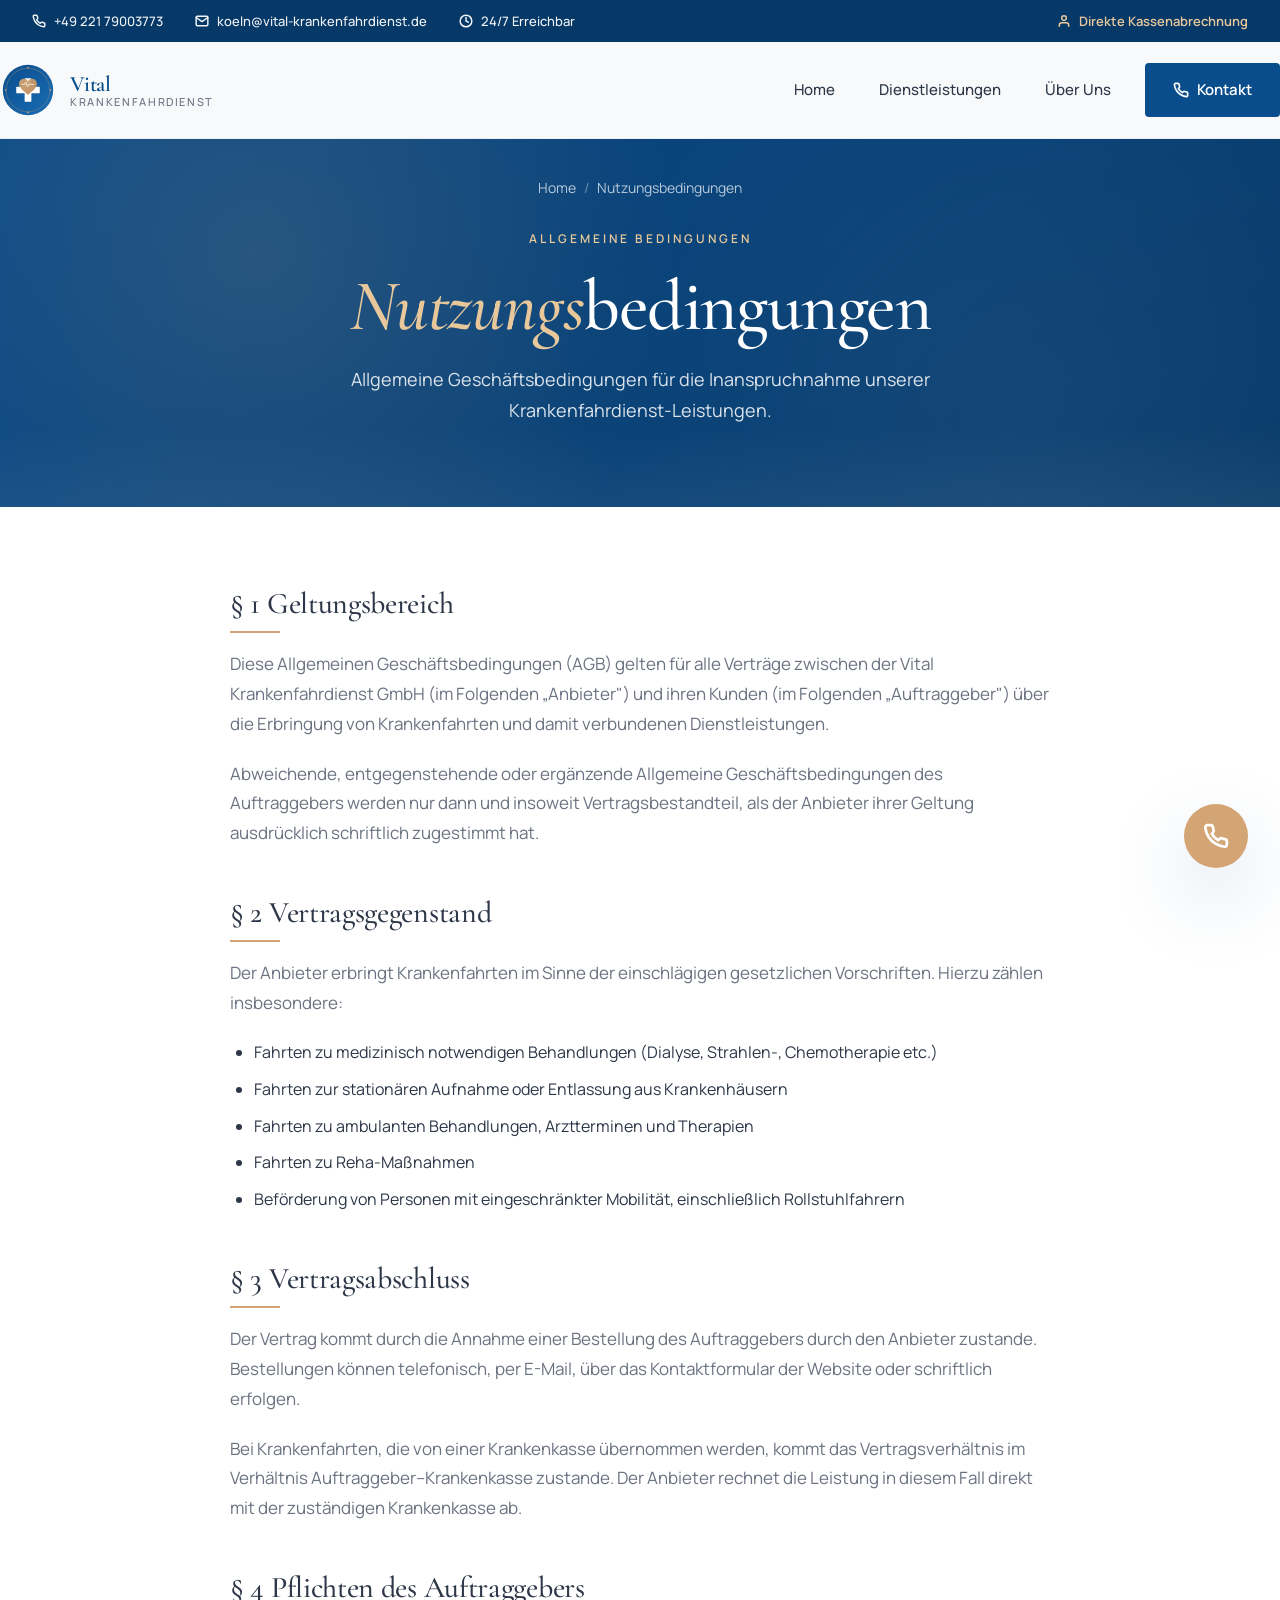
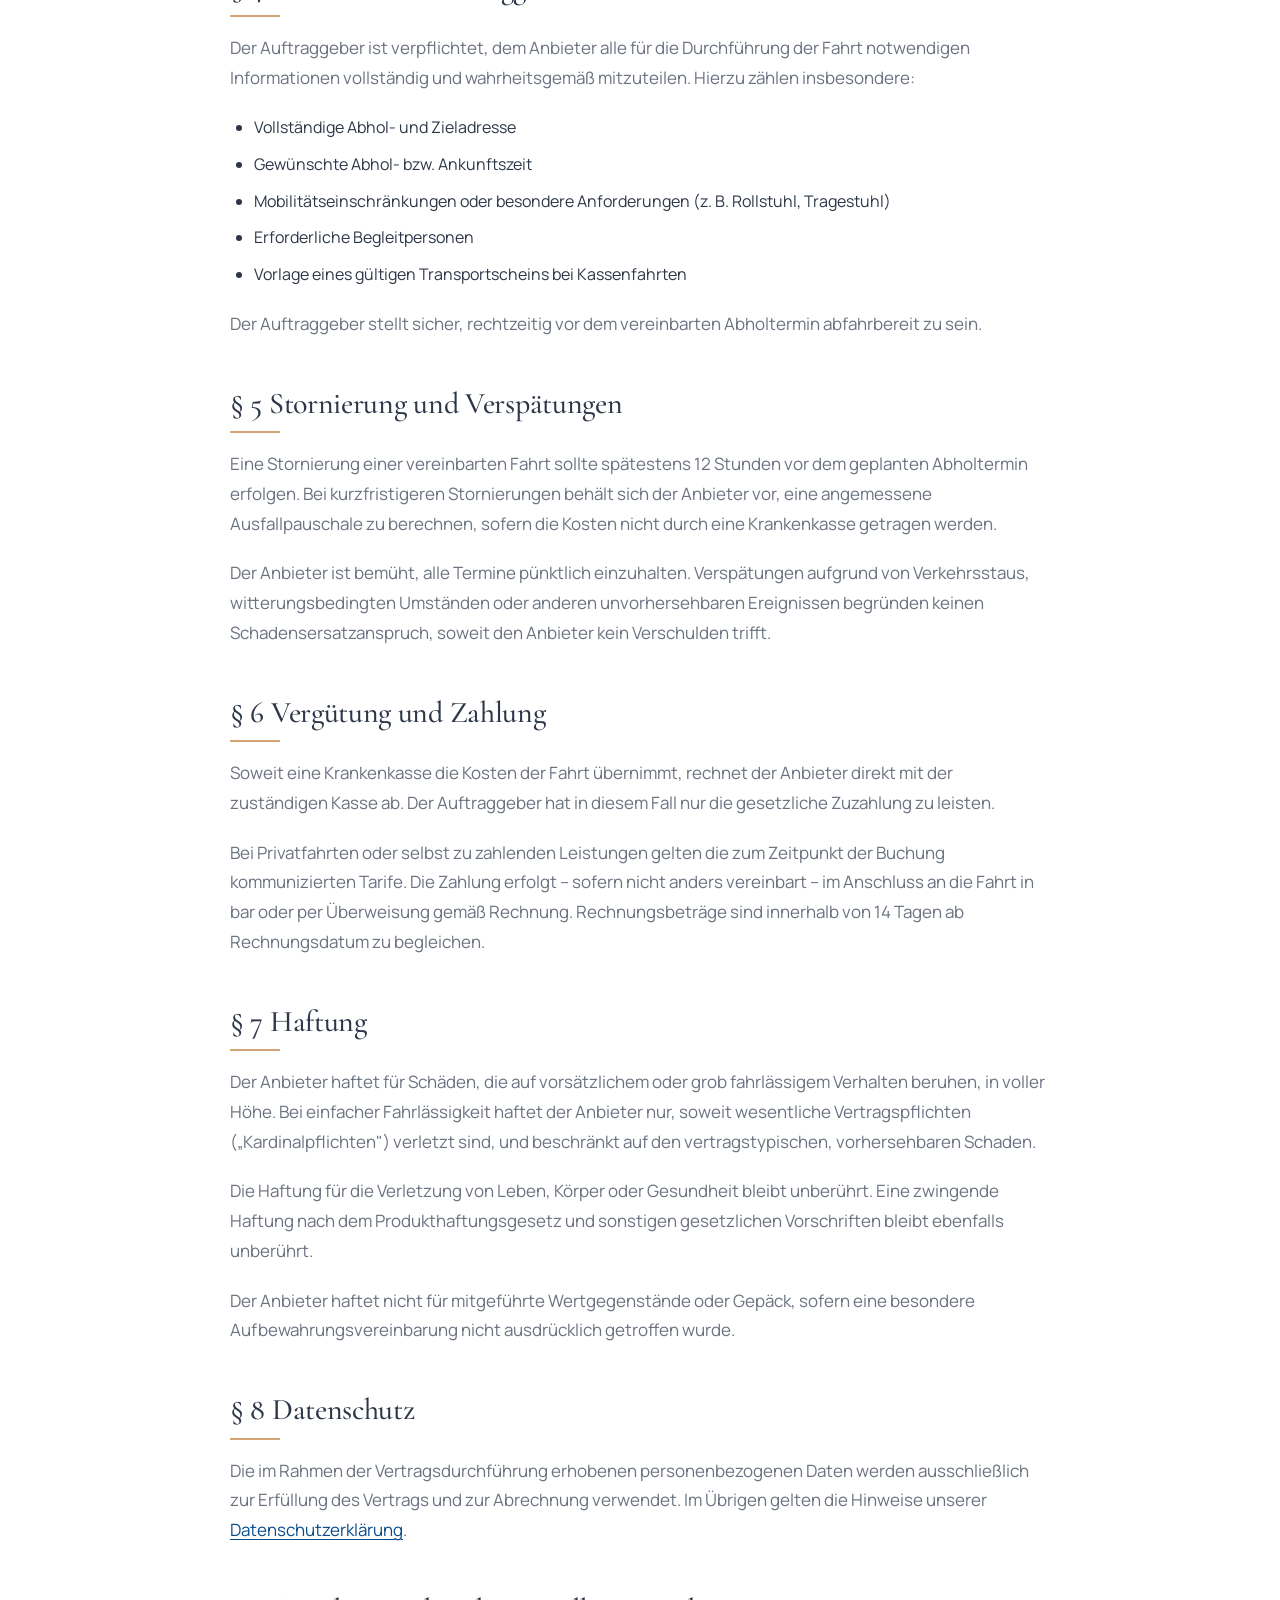
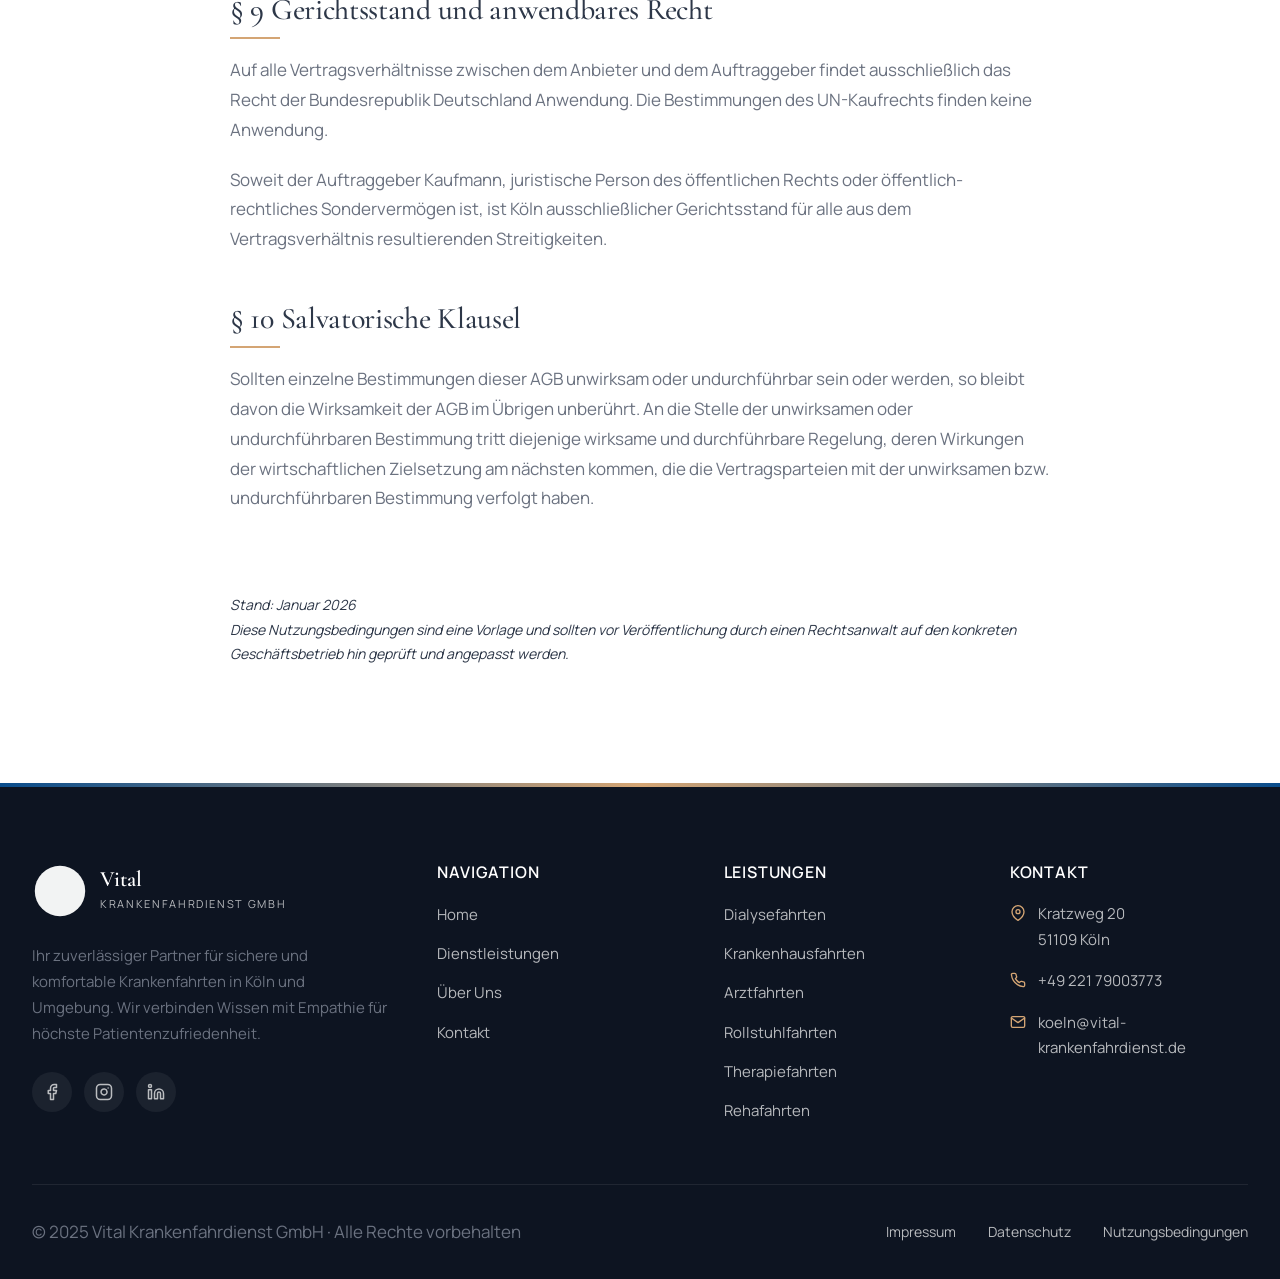
<file: nutzungsbedingungen.html>
<!DOCTYPE html>
<html lang="de">
<head>
  <meta charset="UTF-8">
  <meta name="viewport" content="width=device-width, initial-scale=1.0">
  <title>Nutzungsbedingungen | Vital Krankenfahrdienst Köln</title>
  <meta name="description" content="Nutzungsbedingungen und Allgemeine Geschäftsbedingungen der Vital Krankenfahrdienst GmbH.">
  <link rel="icon" type="image/svg+xml" href="assets/logo.svg">
  <link rel="stylesheet" href="css/style.css">
</head>
<body>
  
  <div id="header-placeholder"></div>

  <!-- PAGE HEADER -->
  <section class="page-header">
    <div class="container">
      <div class="page-header-content">
        <div class="breadcrumb">
          <a href="index.html">Home</a>
          <span class="breadcrumb-separator">/</span>
          <span>Nutzungsbedingungen</span>
        </div>
        <span class="eyebrow" style="color: var(--accent-light);">Allgemeine Bedingungen</span>
        <h1><em style="font-style: italic; color: var(--accent-light);">Nutzungs</em>bedingungen</h1>
        <p>Allgemeine Geschäftsbedingungen für die Inanspruchnahme unserer Krankenfahrdienst-Leistungen.</p>
      </div>
    </div>
  </section>

  <!-- LEGAL CONTENT -->
  <section class="legal-page">
    <div class="container">
      <div class="legal-content">

        <h2>§ 1 Geltungsbereich</h2>
        <p>
          Diese Allgemeinen Geschäftsbedingungen (AGB) gelten für alle Verträge zwischen der Vital Krankenfahrdienst GmbH (im Folgenden „Anbieter") und ihren Kunden (im Folgenden „Auftraggeber") über die Erbringung von Krankenfahrten und damit verbundenen Dienstleistungen.
        </p>
        <p>
          Abweichende, entgegenstehende oder ergänzende Allgemeine Geschäftsbedingungen des Auftraggebers werden nur dann und insoweit Vertragsbestandteil, als der Anbieter ihrer Geltung ausdrücklich schriftlich zugestimmt hat.
        </p>

        <h2>§ 2 Vertragsgegenstand</h2>
        <p>
          Der Anbieter erbringt Krankenfahrten im Sinne der einschlägigen gesetzlichen Vorschriften. Hierzu zählen insbesondere:
        </p>
        <ul>
          <li>Fahrten zu medizinisch notwendigen Behandlungen (Dialyse, Strahlen-, Chemotherapie etc.)</li>
          <li>Fahrten zur stationären Aufnahme oder Entlassung aus Krankenhäusern</li>
          <li>Fahrten zu ambulanten Behandlungen, Arztterminen und Therapien</li>
          <li>Fahrten zu Reha-Maßnahmen</li>
          <li>Beförderung von Personen mit eingeschränkter Mobilität, einschließlich Rollstuhlfahrern</li>
        </ul>

        <h2>§ 3 Vertragsabschluss</h2>
        <p>
          Der Vertrag kommt durch die Annahme einer Bestellung des Auftraggebers durch den Anbieter zustande. Bestellungen können telefonisch, per E-Mail, über das Kontaktformular der Website oder schriftlich erfolgen.
        </p>
        <p>
          Bei Krankenfahrten, die von einer Krankenkasse übernommen werden, kommt das Vertragsverhältnis im Verhältnis Auftraggeber–Krankenkasse zustande. Der Anbieter rechnet die Leistung in diesem Fall direkt mit der zuständigen Krankenkasse ab.
        </p>

        <h2>§ 4 Pflichten des Auftraggebers</h2>
        <p>
          Der Auftraggeber ist verpflichtet, dem Anbieter alle für die Durchführung der Fahrt notwendigen Informationen vollständig und wahrheitsgemäß mitzuteilen. Hierzu zählen insbesondere:
        </p>
        <ul>
          <li>Vollständige Abhol- und Zieladresse</li>
          <li>Gewünschte Abhol- bzw. Ankunftszeit</li>
          <li>Mobilitätseinschränkungen oder besondere Anforderungen (z. B. Rollstuhl, Tragestuhl)</li>
          <li>Erforderliche Begleitpersonen</li>
          <li>Vorlage eines gültigen Transportscheins bei Kassenfahrten</li>
        </ul>
        <p>
          Der Auftraggeber stellt sicher, rechtzeitig vor dem vereinbarten Abholtermin abfahrbereit zu sein.
        </p>

        <h2>§ 5 Stornierung und Verspätungen</h2>
        <p>
          Eine Stornierung einer vereinbarten Fahrt sollte spätestens 12 Stunden vor dem geplanten Abholtermin erfolgen. Bei kurzfristigeren Stornierungen behält sich der Anbieter vor, eine angemessene Ausfallpauschale zu berechnen, sofern die Kosten nicht durch eine Krankenkasse getragen werden.
        </p>
        <p>
          Der Anbieter ist bemüht, alle Termine pünktlich einzuhalten. Verspätungen aufgrund von Verkehrsstaus, witterungsbedingten Umständen oder anderen unvorhersehbaren Ereignissen begründen keinen Schadensersatzanspruch, soweit den Anbieter kein Verschulden trifft.
        </p>

        <h2>§ 6 Vergütung und Zahlung</h2>
        <p>
          Soweit eine Krankenkasse die Kosten der Fahrt übernimmt, rechnet der Anbieter direkt mit der zuständigen Kasse ab. Der Auftraggeber hat in diesem Fall nur die gesetzliche Zuzahlung zu leisten.
        </p>
        <p>
          Bei Privatfahrten oder selbst zu zahlenden Leistungen gelten die zum Zeitpunkt der Buchung kommunizierten Tarife. Die Zahlung erfolgt – sofern nicht anders vereinbart – im Anschluss an die Fahrt in bar oder per Überweisung gemäß Rechnung. Rechnungsbeträge sind innerhalb von 14 Tagen ab Rechnungsdatum zu begleichen.
        </p>

        <h2>§ 7 Haftung</h2>
        <p>
          Der Anbieter haftet für Schäden, die auf vorsätzlichem oder grob fahrlässigem Verhalten beruhen, in voller Höhe. Bei einfacher Fahrlässigkeit haftet der Anbieter nur, soweit wesentliche Vertragspflichten („Kardinalpflichten") verletzt sind, und beschränkt auf den vertragstypischen, vorhersehbaren Schaden.
        </p>
        <p>
          Die Haftung für die Verletzung von Leben, Körper oder Gesundheit bleibt unberührt. Eine zwingende Haftung nach dem Produkthaftungsgesetz und sonstigen gesetzlichen Vorschriften bleibt ebenfalls unberührt.
        </p>
        <p>
          Der Anbieter haftet nicht für mitgeführte Wertgegenstände oder Gepäck, sofern eine besondere Aufbewahrungsvereinbarung nicht ausdrücklich getroffen wurde.
        </p>

        <h2>§ 8 Datenschutz</h2>
        <p>
          Die im Rahmen der Vertragsdurchführung erhobenen personenbezogenen Daten werden ausschließlich zur Erfüllung des Vertrags und zur Abrechnung verwendet. Im Übrigen gelten die Hinweise unserer <a href="datenschutz.html">Datenschutzerklärung</a>.
        </p>

        <h2>§ 9 Gerichtsstand und anwendbares Recht</h2>
        <p>
          Auf alle Vertragsverhältnisse zwischen dem Anbieter und dem Auftraggeber findet ausschließlich das Recht der Bundesrepublik Deutschland Anwendung. Die Bestimmungen des UN-Kaufrechts finden keine Anwendung.
        </p>
        <p>
          Soweit der Auftraggeber Kaufmann, juristische Person des öffentlichen Rechts oder öffentlich-rechtliches Sondervermögen ist, ist Köln ausschließlicher Gerichtsstand für alle aus dem Vertragsverhältnis resultierenden Streitigkeiten.
        </p>

        <h2>§ 10 Salvatorische Klausel</h2>
        <p>
          Sollten einzelne Bestimmungen dieser AGB unwirksam oder undurchführbar sein oder werden, so bleibt davon die Wirksamkeit der AGB im Übrigen unberührt. An die Stelle der unwirksamen oder undurchführbaren Bestimmung tritt diejenige wirksame und durchführbare Regelung, deren Wirkungen der wirtschaftlichen Zielsetzung am nächsten kommen, die die Vertragsparteien mit der unwirksamen bzw. undurchführbaren Bestimmung verfolgt haben.
        </p>

        <p class="legal-meta">
          Stand: Januar 2026<br>
          Diese Nutzungsbedingungen sind eine Vorlage und sollten vor Veröffentlichung durch einen Rechtsanwalt auf den konkreten Geschäftsbetrieb hin geprüft und angepasst werden.
        </p>
        
      </div>
    </div>
  </section>

  <div id="footer-placeholder"></div>

  <script src="js/components.js"></script>
  <script src="js/script.js"></script>
</body>
</html>
</file>
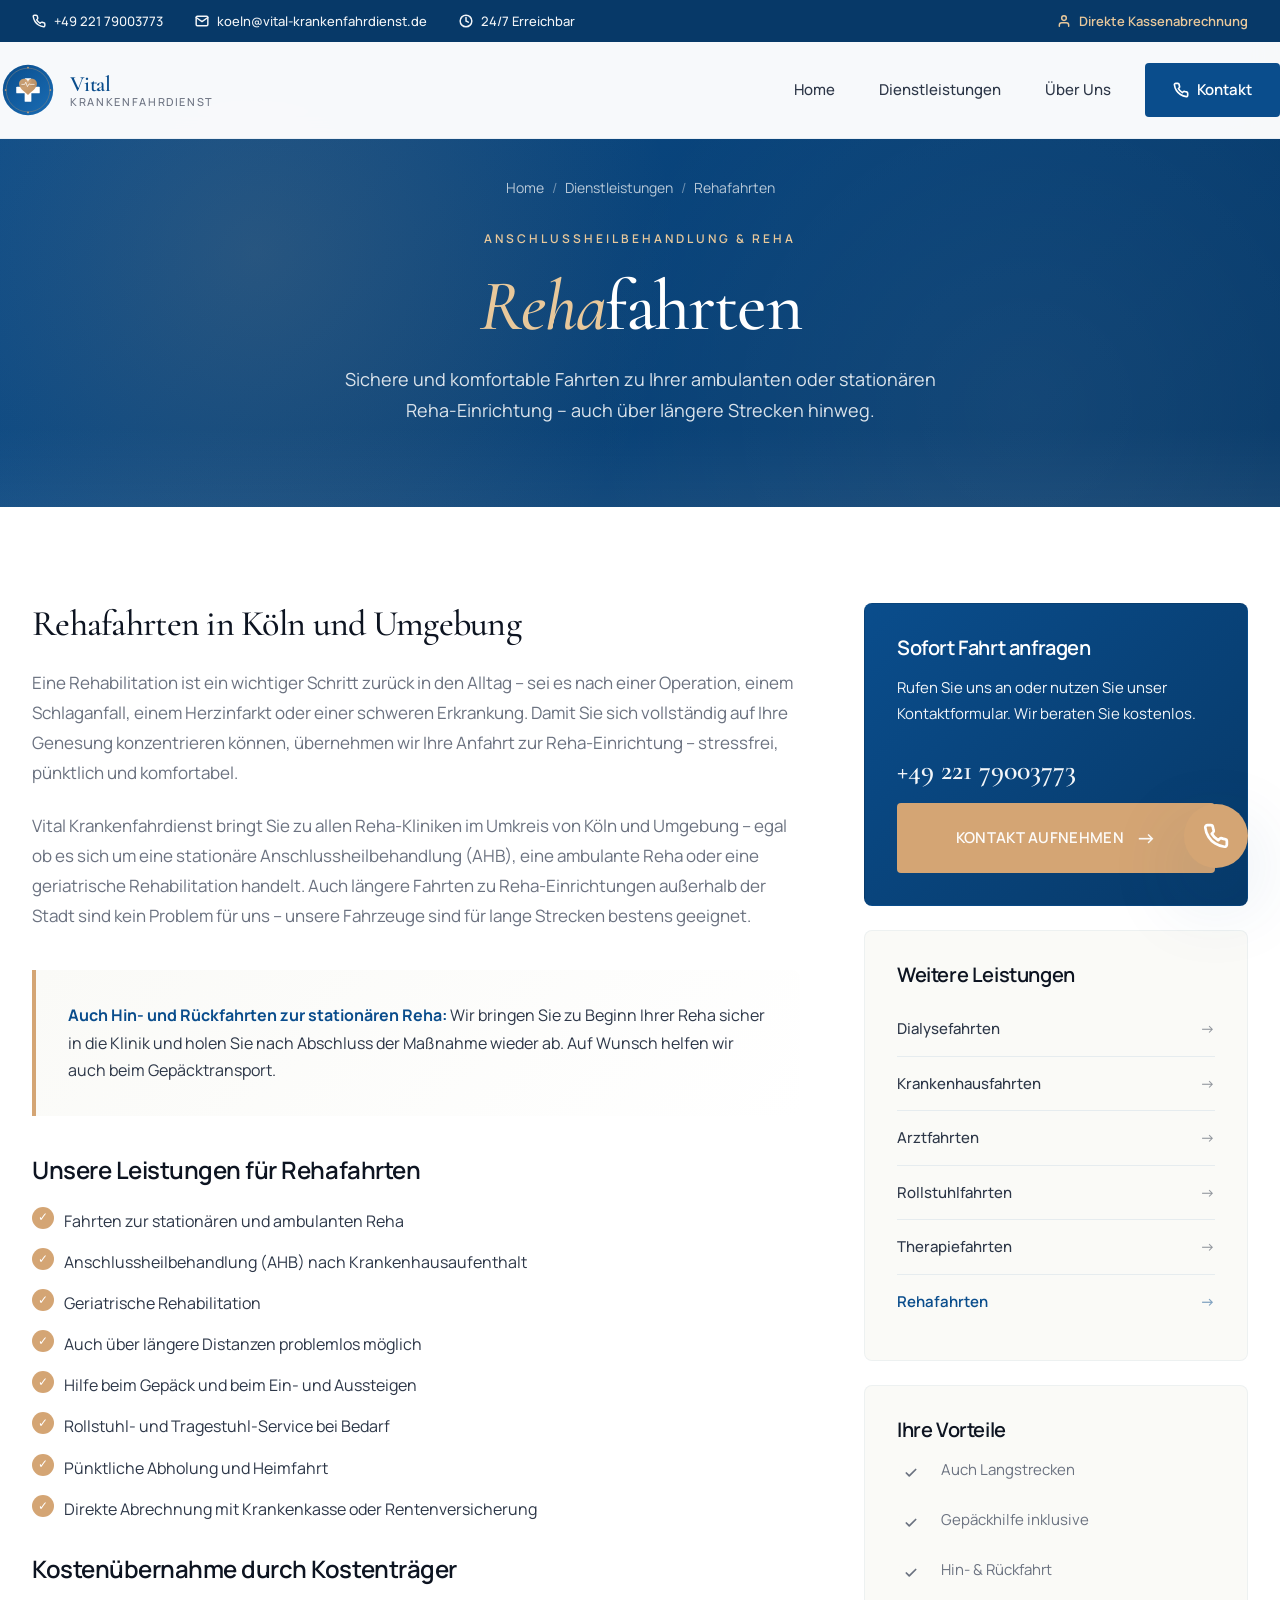
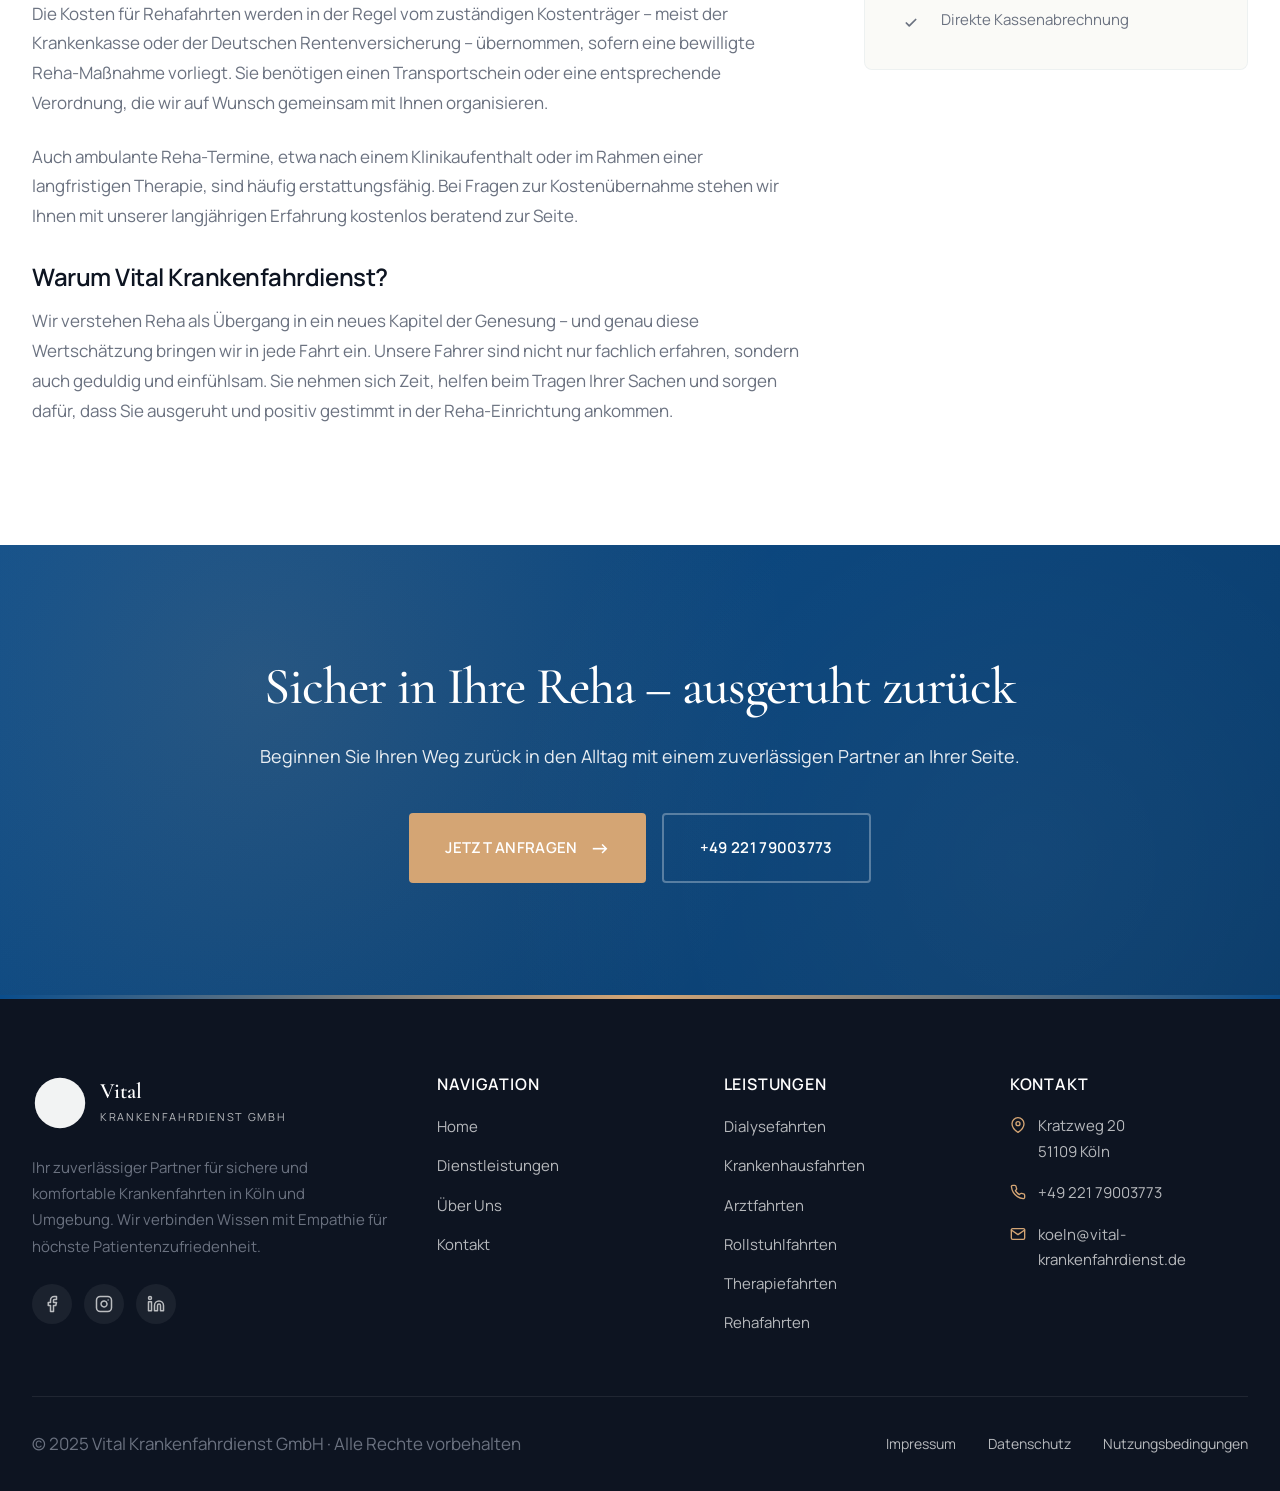
<file: rehafahrten.html>
<!DOCTYPE html>
<html lang="de">
<head>
  <meta charset="UTF-8">
  <meta name="viewport" content="width=device-width, initial-scale=1.0">
  <title>Rehafahrten Köln | Vital Krankenfahrdienst</title>
  <meta name="description" content="Komfortable Rehafahrten in Köln. Wir bringen Sie sicher zur Anschlussheilbehandlung oder ambulanten Reha – mit direkter Abrechnung über die Krankenkasse.">
  <link rel="icon" type="image/svg+xml" href="assets/logo.svg">
  <link rel="stylesheet" href="css/style.css">
</head>
<body>
  
  <div id="header-placeholder"></div>

  <!-- PAGE HEADER -->
  <section class="page-header">
    <div class="container">
      <div class="page-header-content">
        <div class="breadcrumb">
          <a href="index.html">Home</a>
          <span class="breadcrumb-separator">/</span>
          <a href="dienstleistungen.html">Dienstleistungen</a>
          <span class="breadcrumb-separator">/</span>
          <span>Rehafahrten</span>
        </div>
        <span class="eyebrow" style="color: var(--accent-light);">Anschlussheilbehandlung & Reha</span>
        <h1><em style="font-style: italic; color: var(--accent-light);">Reha</em>fahrten</h1>
        <p>Sichere und komfortable Fahrten zu Ihrer ambulanten oder stationären Reha-Einrichtung – auch über längere Strecken hinweg.</p>
      </div>
    </div>
  </section>

  <!-- SERVICE DETAIL -->
  <section class="service-detail">
    <div class="container">
      <div class="service-detail-grid">
        <div class="service-content">
          <h2>Rehafahrten in Köln und Umgebung</h2>
          <p>Eine Rehabilitation ist ein wichtiger Schritt zurück in den Alltag – sei es nach einer Operation, einem Schlaganfall, einem Herzinfarkt oder einer schweren Erkrankung. Damit Sie sich vollständig auf Ihre Genesung konzentrieren können, übernehmen wir Ihre Anfahrt zur Reha-Einrichtung – stressfrei, pünktlich und komfortabel.</p>
          
          <p>Vital Krankenfahrdienst bringt Sie zu allen Reha-Kliniken im Umkreis von Köln und Umgebung – egal ob es sich um eine stationäre Anschlussheilbehandlung (AHB), eine ambulante Reha oder eine geriatrische Rehabilitation handelt. Auch längere Fahrten zu Reha-Einrichtungen außerhalb der Stadt sind kein Problem für uns – unsere Fahrzeuge sind für lange Strecken bestens geeignet.</p>
          
          <div class="service-highlight">
            <strong>Auch Hin- und Rückfahrten zur stationären Reha:</strong> Wir bringen Sie zu Beginn Ihrer Reha sicher in die Klinik und holen Sie nach Abschluss der Maßnahme wieder ab. Auf Wunsch helfen wir auch beim Gepäcktransport.
          </div>
          
          <h3>Unsere Leistungen für Rehafahrten</h3>
          <ul>
            <li>Fahrten zur stationären und ambulanten Reha</li>
            <li>Anschlussheilbehandlung (AHB) nach Krankenhausaufenthalt</li>
            <li>Geriatrische Rehabilitation</li>
            <li>Auch über längere Distanzen problemlos möglich</li>
            <li>Hilfe beim Gepäck und beim Ein- und Aussteigen</li>
            <li>Rollstuhl- und Tragestuhl-Service bei Bedarf</li>
            <li>Pünktliche Abholung und Heimfahrt</li>
            <li>Direkte Abrechnung mit Krankenkasse oder Rentenversicherung</li>
          </ul>
          
          <h3>Kostenübernahme durch Kostenträger</h3>
          <p>Die Kosten für Rehafahrten werden in der Regel vom zuständigen Kostenträger – meist der Krankenkasse oder der Deutschen Rentenversicherung – übernommen, sofern eine bewilligte Reha-Maßnahme vorliegt. Sie benötigen einen Transportschein oder eine entsprechende Verordnung, die wir auf Wunsch gemeinsam mit Ihnen organisieren.</p>
          
          <p>Auch ambulante Reha-Termine, etwa nach einem Klinikaufenthalt oder im Rahmen einer langfristigen Therapie, sind häufig erstattungsfähig. Bei Fragen zur Kostenübernahme stehen wir Ihnen mit unserer langjährigen Erfahrung kostenlos beratend zur Seite.</p>
          
          <h3>Warum Vital Krankenfahrdienst?</h3>
          <p>Wir verstehen Reha als Übergang in ein neues Kapitel der Genesung – und genau diese Wertschätzung bringen wir in jede Fahrt ein. Unsere Fahrer sind nicht nur fachlich erfahren, sondern auch geduldig und einfühlsam. Sie nehmen sich Zeit, helfen beim Tragen Ihrer Sachen und sorgen dafür, dass Sie ausgeruht und positiv gestimmt in der Reha-Einrichtung ankommen.</p>
        </div>
        
        <aside class="service-sidebar">
          <div class="sidebar-card highlight">
            <h4>Sofort Fahrt anfragen</h4>
            <p>Rufen Sie uns an oder nutzen Sie unser Kontaktformular. Wir beraten Sie kostenlos.</p>
            <a href="tel:+4922179003773" class="sidebar-phone">+49 221 79003773</a>
            <a href="kontakt.html" class="btn btn-accent btn-arrow" style="width: 100%; justify-content: center;">Kontakt aufnehmen</a>
          </div>
          
          <div class="sidebar-card">
            <h4>Weitere Leistungen</h4>
            <ul class="sidebar-services-list">
              <li><a href="dialysefahrten.html">Dialysefahrten</a></li>
              <li><a href="krankenhausfahrten.html">Krankenhausfahrten</a></li>
              <li><a href="arztfahrten.html">Arztfahrten</a></li>
              <li><a href="rollstuhlfahrten.html">Rollstuhlfahrten</a></li>
              <li><a href="therapiefahrten.html">Therapiefahrten</a></li>
              <li><a href="rehafahrten.html" class="active">Rehafahrten</a></li>
            </ul>
          </div>
          
          <div class="sidebar-card">
            <h4>Ihre Vorteile</h4>
            <ul class="feature-list" style="margin-bottom: 0;">
              <li>
                <span class="feature-icon">
                  <svg xmlns="http://www.w3.org/2000/svg" width="14" height="14" viewBox="0 0 24 24" fill="none" stroke="currentColor" stroke-width="3" stroke-linecap="round" stroke-linejoin="round"><polyline points="20 6 9 17 4 12"/></svg>
                </span>
                <span style="font-size: 0.9375rem;">Auch Langstrecken</span>
              </li>
              <li>
                <span class="feature-icon">
                  <svg xmlns="http://www.w3.org/2000/svg" width="14" height="14" viewBox="0 0 24 24" fill="none" stroke="currentColor" stroke-width="3" stroke-linecap="round" stroke-linejoin="round"><polyline points="20 6 9 17 4 12"/></svg>
                </span>
                <span style="font-size: 0.9375rem;">Gepäckhilfe inklusive</span>
              </li>
              <li>
                <span class="feature-icon">
                  <svg xmlns="http://www.w3.org/2000/svg" width="14" height="14" viewBox="0 0 24 24" fill="none" stroke="currentColor" stroke-width="3" stroke-linecap="round" stroke-linejoin="round"><polyline points="20 6 9 17 4 12"/></svg>
                </span>
                <span style="font-size: 0.9375rem;">Hin- & Rückfahrt</span>
              </li>
              <li>
                <span class="feature-icon">
                  <svg xmlns="http://www.w3.org/2000/svg" width="14" height="14" viewBox="0 0 24 24" fill="none" stroke="currentColor" stroke-width="3" stroke-linecap="round" stroke-linejoin="round"><polyline points="20 6 9 17 4 12"/></svg>
                </span>
                <span style="font-size: 0.9375rem;">Direkte Kassenabrechnung</span>
              </li>
            </ul>
          </div>
        </aside>
      </div>
    </div>
  </section>

  <!-- CTA -->
  <section class="section cta-section">
    <div class="container">
      <div class="cta-content">
        <h2>Sicher in Ihre Reha – ausgeruht zurück</h2>
        <p>Beginnen Sie Ihren Weg zurück in den Alltag mit einem zuverlässigen Partner an Ihrer Seite.</p>
        <div class="cta-buttons">
          <a href="kontakt.html" class="btn btn-accent btn-arrow">Jetzt anfragen</a>
          <a href="tel:+4922179003773" class="btn btn-ghost">+49 221 79003773</a>
        </div>
      </div>
    </div>
  </section>

  <div id="footer-placeholder"></div>

  <script src="js/components.js"></script>
  <script src="js/script.js"></script>
</body>
</html>
</file>
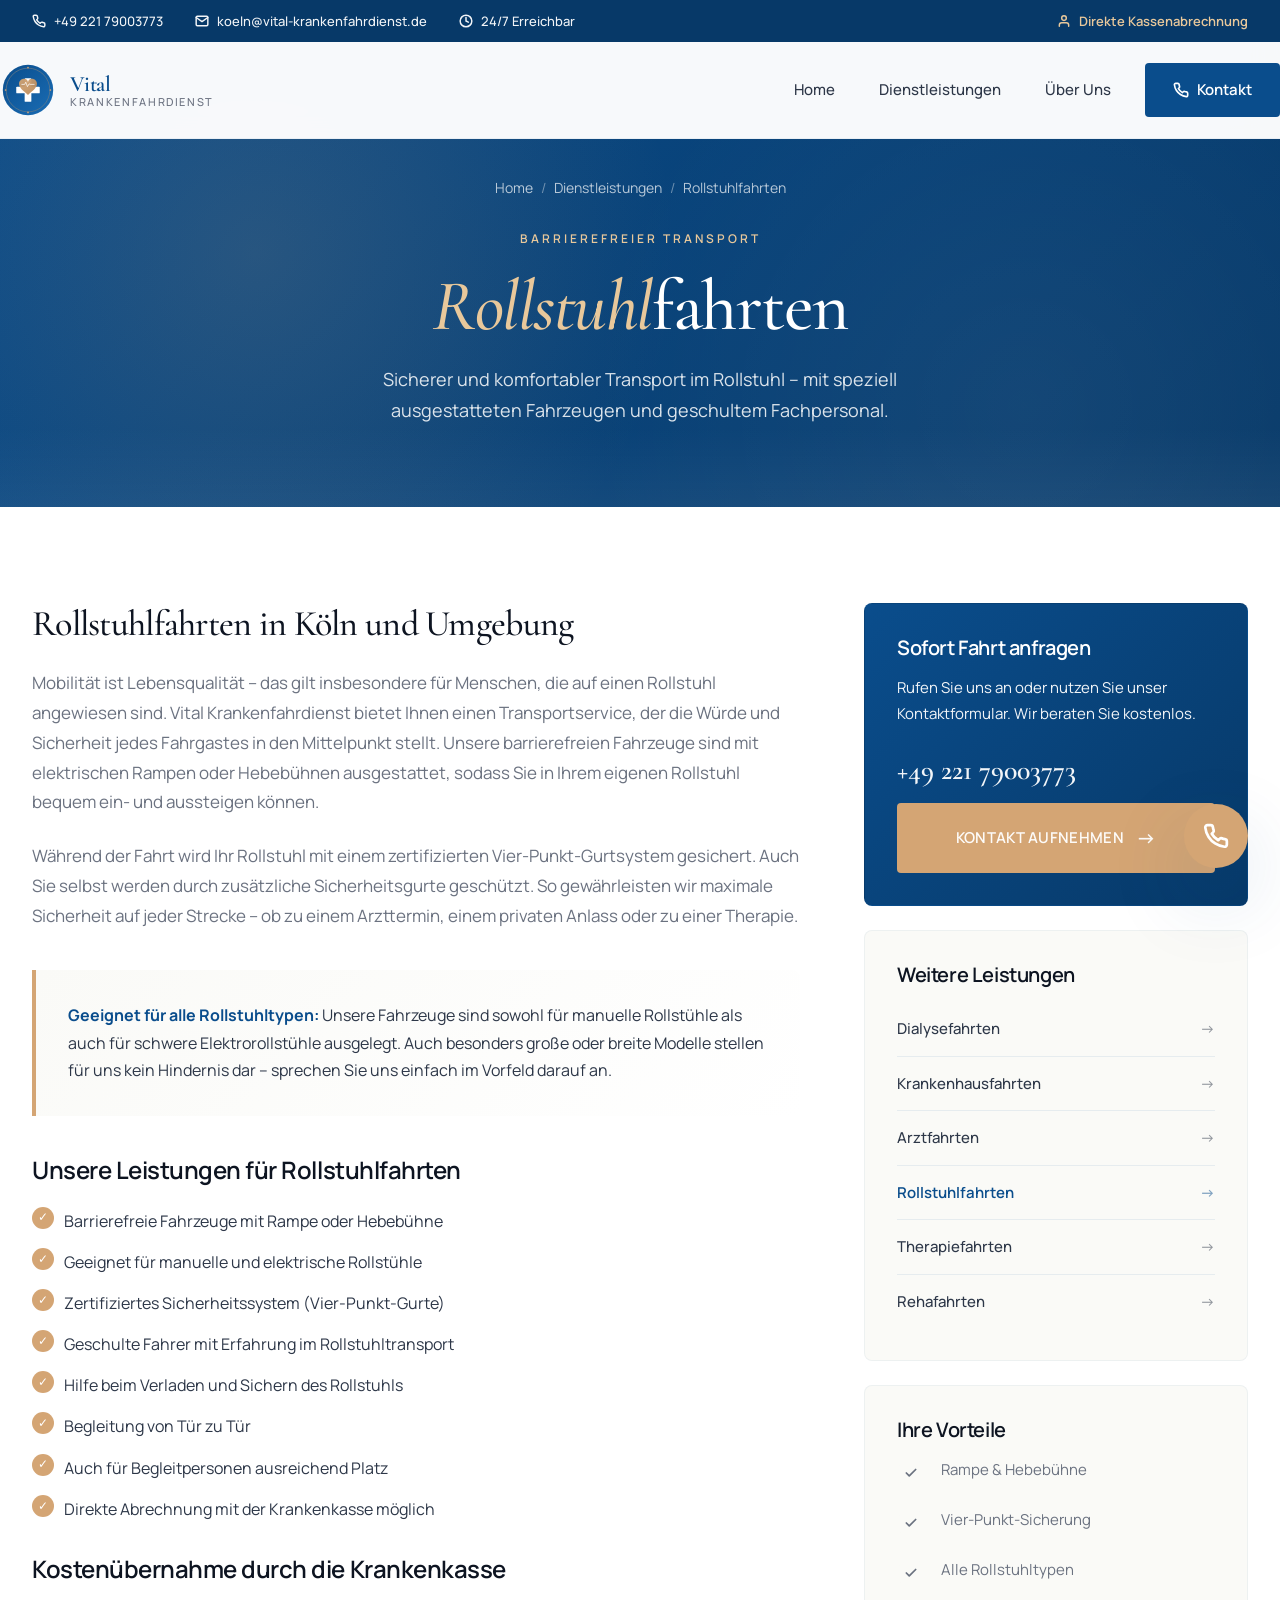
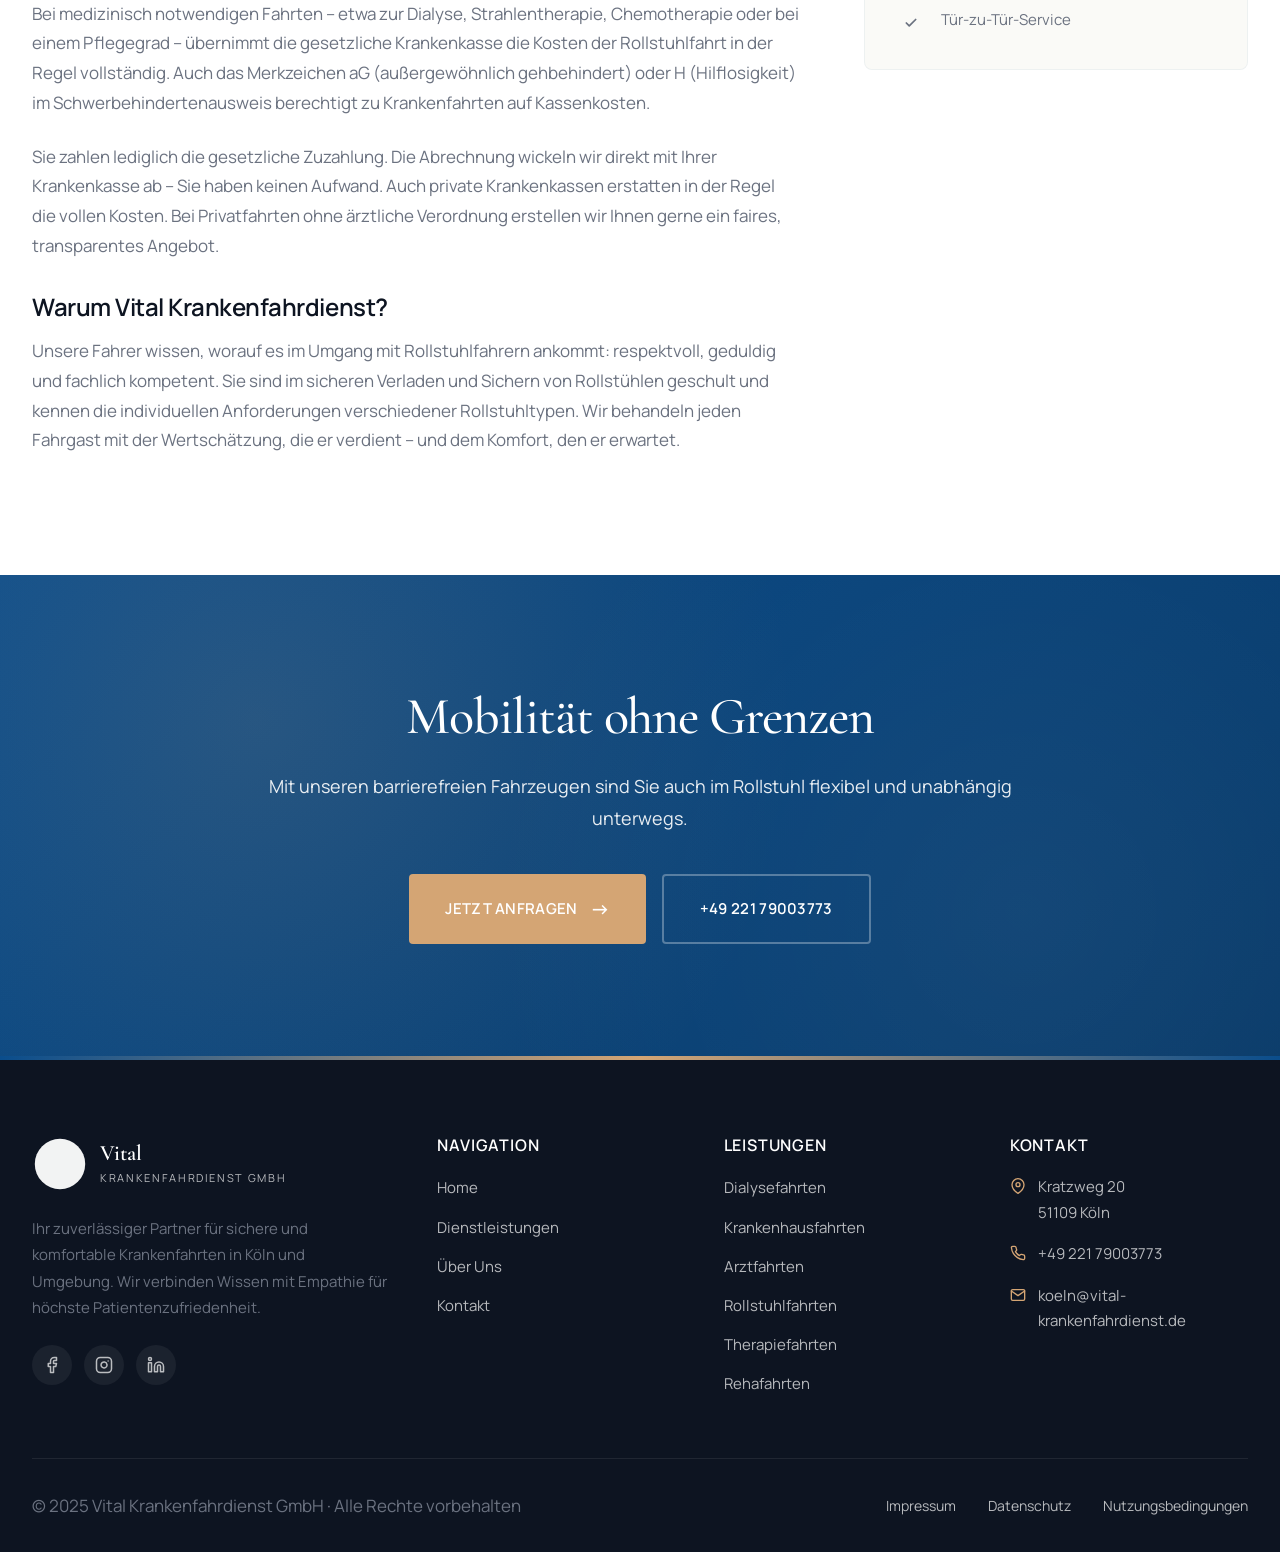
<file: rollstuhlfahrten.html>
<!DOCTYPE html>
<html lang="de">
<head>
  <meta charset="UTF-8">
  <meta name="viewport" content="width=device-width, initial-scale=1.0">
  <title>Rollstuhlfahrten Köln | Vital Krankenfahrdienst</title>
  <meta name="description" content="Barrierefreie Rollstuhlfahrten in Köln. Speziell ausgestattete Fahrzeuge mit Rampe oder Lift für sicheren Transport im Rollstuhl.">
  <link rel="icon" type="image/svg+xml" href="assets/logo.svg">
  <link rel="stylesheet" href="css/style.css">
</head>
<body>
  
  <div id="header-placeholder"></div>

  <!-- PAGE HEADER -->
  <section class="page-header">
    <div class="container">
      <div class="page-header-content">
        <div class="breadcrumb">
          <a href="index.html">Home</a>
          <span class="breadcrumb-separator">/</span>
          <a href="dienstleistungen.html">Dienstleistungen</a>
          <span class="breadcrumb-separator">/</span>
          <span>Rollstuhlfahrten</span>
        </div>
        <span class="eyebrow" style="color: var(--accent-light);">Barrierefreier Transport</span>
        <h1><em style="font-style: italic; color: var(--accent-light);">Rollstuhl</em>fahrten</h1>
        <p>Sicherer und komfortabler Transport im Rollstuhl – mit speziell ausgestatteten Fahrzeugen und geschultem Fachpersonal.</p>
      </div>
    </div>
  </section>

  <!-- SERVICE DETAIL -->
  <section class="service-detail">
    <div class="container">
      <div class="service-detail-grid">
        <div class="service-content">
          <h2>Rollstuhlfahrten in Köln und Umgebung</h2>
          <p>Mobilität ist Lebensqualität – das gilt insbesondere für Menschen, die auf einen Rollstuhl angewiesen sind. Vital Krankenfahrdienst bietet Ihnen einen Transportservice, der die Würde und Sicherheit jedes Fahrgastes in den Mittelpunkt stellt. Unsere barrierefreien Fahrzeuge sind mit elektrischen Rampen oder Hebebühnen ausgestattet, sodass Sie in Ihrem eigenen Rollstuhl bequem ein- und aussteigen können.</p>
          
          <p>Während der Fahrt wird Ihr Rollstuhl mit einem zertifizierten Vier-Punkt-Gurtsystem gesichert. Auch Sie selbst werden durch zusätzliche Sicherheitsgurte geschützt. So gewährleisten wir maximale Sicherheit auf jeder Strecke – ob zu einem Arzttermin, einem privaten Anlass oder zu einer Therapie.</p>
          
          <div class="service-highlight">
            <strong>Geeignet für alle Rollstuhltypen:</strong> Unsere Fahrzeuge sind sowohl für manuelle Rollstühle als auch für schwere Elektrorollstühle ausgelegt. Auch besonders große oder breite Modelle stellen für uns kein Hindernis dar – sprechen Sie uns einfach im Vorfeld darauf an.
          </div>
          
          <h3>Unsere Leistungen für Rollstuhlfahrten</h3>
          <ul>
            <li>Barrierefreie Fahrzeuge mit Rampe oder Hebebühne</li>
            <li>Geeignet für manuelle und elektrische Rollstühle</li>
            <li>Zertifiziertes Sicherheitssystem (Vier-Punkt-Gurte)</li>
            <li>Geschulte Fahrer mit Erfahrung im Rollstuhltransport</li>
            <li>Hilfe beim Verladen und Sichern des Rollstuhls</li>
            <li>Begleitung von Tür zu Tür</li>
            <li>Auch für Begleitpersonen ausreichend Platz</li>
            <li>Direkte Abrechnung mit der Krankenkasse möglich</li>
          </ul>
          
          <h3>Kostenübernahme durch die Krankenkasse</h3>
          <p>Bei medizinisch notwendigen Fahrten – etwa zur Dialyse, Strahlentherapie, Chemotherapie oder bei einem Pflegegrad – übernimmt die gesetzliche Krankenkasse die Kosten der Rollstuhlfahrt in der Regel vollständig. Auch das Merkzeichen aG (außergewöhnlich gehbehindert) oder H (Hilflosigkeit) im Schwerbehindertenausweis berechtigt zu Krankenfahrten auf Kassenkosten.</p>
          
          <p>Sie zahlen lediglich die gesetzliche Zuzahlung. Die Abrechnung wickeln wir direkt mit Ihrer Krankenkasse ab – Sie haben keinen Aufwand. Auch private Krankenkassen erstatten in der Regel die vollen Kosten. Bei Privatfahrten ohne ärztliche Verordnung erstellen wir Ihnen gerne ein faires, transparentes Angebot.</p>
          
          <h3>Warum Vital Krankenfahrdienst?</h3>
          <p>Unsere Fahrer wissen, worauf es im Umgang mit Rollstuhlfahrern ankommt: respektvoll, geduldig und fachlich kompetent. Sie sind im sicheren Verladen und Sichern von Rollstühlen geschult und kennen die individuellen Anforderungen verschiedener Rollstuhltypen. Wir behandeln jeden Fahrgast mit der Wertschätzung, die er verdient – und dem Komfort, den er erwartet.</p>
        </div>
        
        <aside class="service-sidebar">
          <div class="sidebar-card highlight">
            <h4>Sofort Fahrt anfragen</h4>
            <p>Rufen Sie uns an oder nutzen Sie unser Kontaktformular. Wir beraten Sie kostenlos.</p>
            <a href="tel:+4922179003773" class="sidebar-phone">+49 221 79003773</a>
            <a href="kontakt.html" class="btn btn-accent btn-arrow" style="width: 100%; justify-content: center;">Kontakt aufnehmen</a>
          </div>
          
          <div class="sidebar-card">
            <h4>Weitere Leistungen</h4>
            <ul class="sidebar-services-list">
              <li><a href="dialysefahrten.html">Dialysefahrten</a></li>
              <li><a href="krankenhausfahrten.html">Krankenhausfahrten</a></li>
              <li><a href="arztfahrten.html">Arztfahrten</a></li>
              <li><a href="rollstuhlfahrten.html" class="active">Rollstuhlfahrten</a></li>
              <li><a href="therapiefahrten.html">Therapiefahrten</a></li>
              <li><a href="rehafahrten.html">Rehafahrten</a></li>
            </ul>
          </div>
          
          <div class="sidebar-card">
            <h4>Ihre Vorteile</h4>
            <ul class="feature-list" style="margin-bottom: 0;">
              <li>
                <span class="feature-icon">
                  <svg xmlns="http://www.w3.org/2000/svg" width="14" height="14" viewBox="0 0 24 24" fill="none" stroke="currentColor" stroke-width="3" stroke-linecap="round" stroke-linejoin="round"><polyline points="20 6 9 17 4 12"/></svg>
                </span>
                <span style="font-size: 0.9375rem;">Rampe & Hebebühne</span>
              </li>
              <li>
                <span class="feature-icon">
                  <svg xmlns="http://www.w3.org/2000/svg" width="14" height="14" viewBox="0 0 24 24" fill="none" stroke="currentColor" stroke-width="3" stroke-linecap="round" stroke-linejoin="round"><polyline points="20 6 9 17 4 12"/></svg>
                </span>
                <span style="font-size: 0.9375rem;">Vier-Punkt-Sicherung</span>
              </li>
              <li>
                <span class="feature-icon">
                  <svg xmlns="http://www.w3.org/2000/svg" width="14" height="14" viewBox="0 0 24 24" fill="none" stroke="currentColor" stroke-width="3" stroke-linecap="round" stroke-linejoin="round"><polyline points="20 6 9 17 4 12"/></svg>
                </span>
                <span style="font-size: 0.9375rem;">Alle Rollstuhltypen</span>
              </li>
              <li>
                <span class="feature-icon">
                  <svg xmlns="http://www.w3.org/2000/svg" width="14" height="14" viewBox="0 0 24 24" fill="none" stroke="currentColor" stroke-width="3" stroke-linecap="round" stroke-linejoin="round"><polyline points="20 6 9 17 4 12"/></svg>
                </span>
                <span style="font-size: 0.9375rem;">Tür-zu-Tür-Service</span>
              </li>
            </ul>
          </div>
        </aside>
      </div>
    </div>
  </section>

  <!-- CTA -->
  <section class="section cta-section">
    <div class="container">
      <div class="cta-content">
        <h2>Mobilität ohne Grenzen</h2>
        <p>Mit unseren barrierefreien Fahrzeugen sind Sie auch im Rollstuhl flexibel und unabhängig unterwegs.</p>
        <div class="cta-buttons">
          <a href="kontakt.html" class="btn btn-accent btn-arrow">Jetzt anfragen</a>
          <a href="tel:+4922179003773" class="btn btn-ghost">+49 221 79003773</a>
        </div>
      </div>
    </div>
  </section>

  <div id="footer-placeholder"></div>

  <script src="js/components.js"></script>
  <script src="js/script.js"></script>
</body>
</html>
</file>
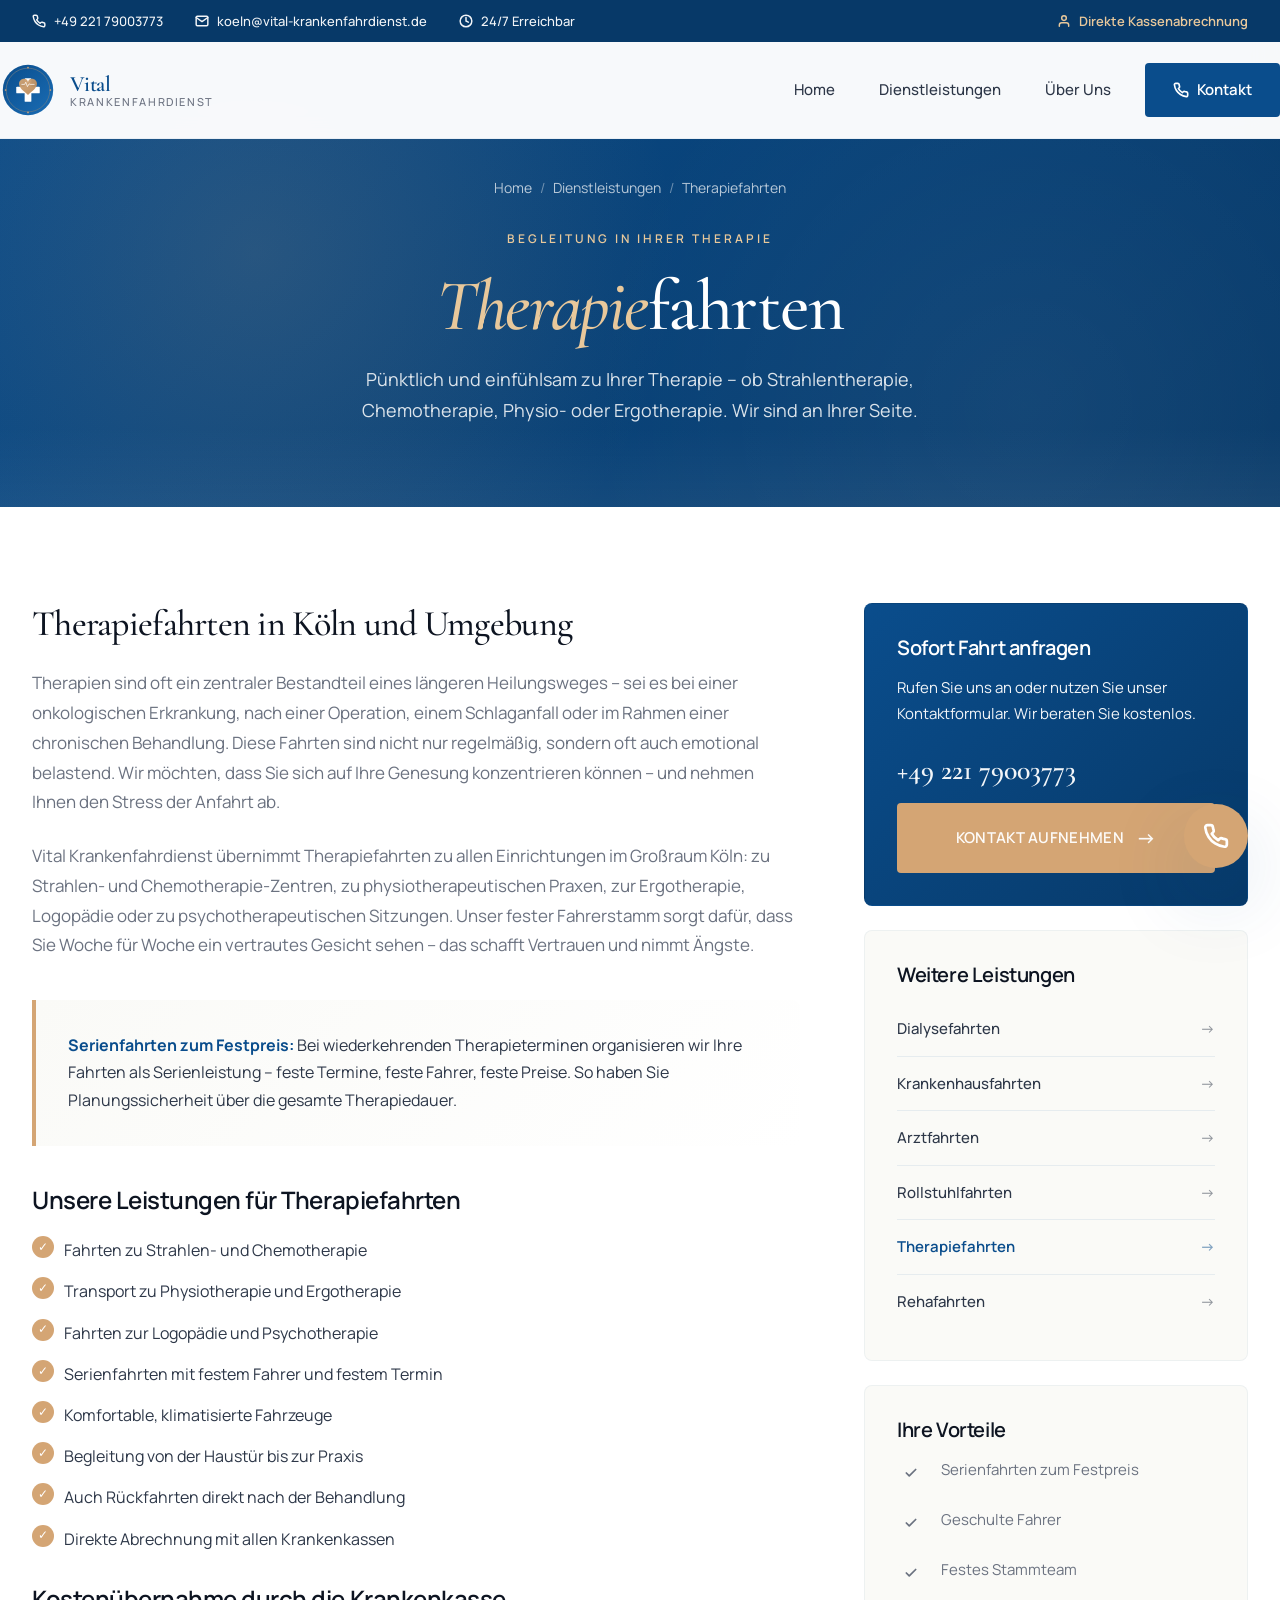
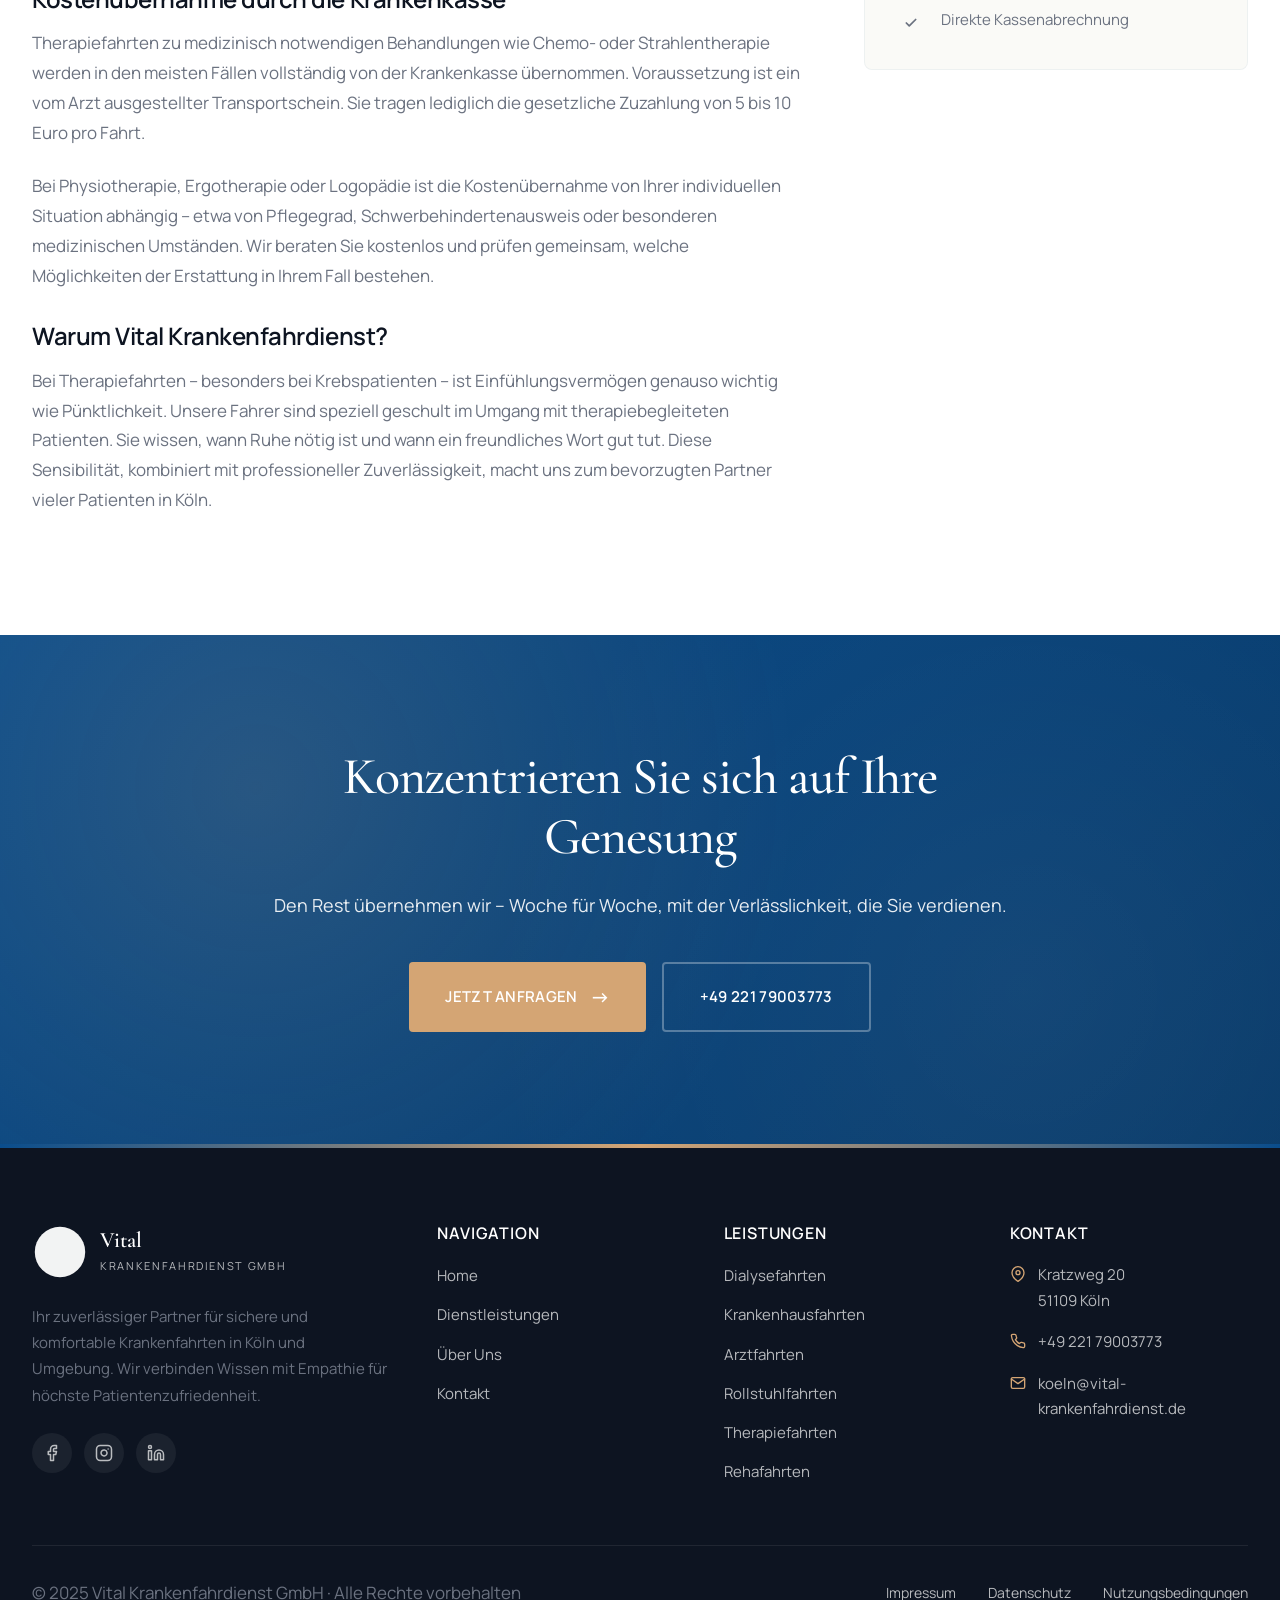
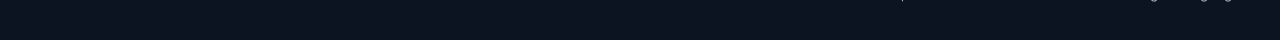
<file: therapiefahrten.html>
<!DOCTYPE html>
<html lang="de">
<head>
  <meta charset="UTF-8">
  <meta name="viewport" content="width=device-width, initial-scale=1.0">
  <title>Therapiefahrten Köln | Vital Krankenfahrdienst</title>
  <meta name="description" content="Zuverlässige Therapiefahrten in Köln. Wir bringen Sie pünktlich zu Strahlentherapie, Chemotherapie, Ergotherapie und weiteren Behandlungen.">
  <link rel="icon" type="image/svg+xml" href="assets/logo.svg">
  <link rel="stylesheet" href="css/style.css">
</head>
<body>
  
  <div id="header-placeholder"></div>

  <!-- PAGE HEADER -->
  <section class="page-header">
    <div class="container">
      <div class="page-header-content">
        <div class="breadcrumb">
          <a href="index.html">Home</a>
          <span class="breadcrumb-separator">/</span>
          <a href="dienstleistungen.html">Dienstleistungen</a>
          <span class="breadcrumb-separator">/</span>
          <span>Therapiefahrten</span>
        </div>
        <span class="eyebrow" style="color: var(--accent-light);">Begleitung in Ihrer Therapie</span>
        <h1><em style="font-style: italic; color: var(--accent-light);">Therapie</em>fahrten</h1>
        <p>Pünktlich und einfühlsam zu Ihrer Therapie – ob Strahlentherapie, Chemotherapie, Physio- oder Ergotherapie. Wir sind an Ihrer Seite.</p>
      </div>
    </div>
  </section>

  <!-- SERVICE DETAIL -->
  <section class="service-detail">
    <div class="container">
      <div class="service-detail-grid">
        <div class="service-content">
          <h2>Therapiefahrten in Köln und Umgebung</h2>
          <p>Therapien sind oft ein zentraler Bestandteil eines längeren Heilungsweges – sei es bei einer onkologischen Erkrankung, nach einer Operation, einem Schlaganfall oder im Rahmen einer chronischen Behandlung. Diese Fahrten sind nicht nur regelmäßig, sondern oft auch emotional belastend. Wir möchten, dass Sie sich auf Ihre Genesung konzentrieren können – und nehmen Ihnen den Stress der Anfahrt ab.</p>
          
          <p>Vital Krankenfahrdienst übernimmt Therapiefahrten zu allen Einrichtungen im Großraum Köln: zu Strahlen- und Chemotherapie-Zentren, zu physiotherapeutischen Praxen, zur Ergotherapie, Logopädie oder zu psychotherapeutischen Sitzungen. Unser fester Fahrerstamm sorgt dafür, dass Sie Woche für Woche ein vertrautes Gesicht sehen – das schafft Vertrauen und nimmt Ängste.</p>
          
          <div class="service-highlight">
            <strong>Serienfahrten zum Festpreis:</strong> Bei wiederkehrenden Therapieterminen organisieren wir Ihre Fahrten als Serienleistung – feste Termine, feste Fahrer, feste Preise. So haben Sie Planungssicherheit über die gesamte Therapiedauer.
          </div>
          
          <h3>Unsere Leistungen für Therapiefahrten</h3>
          <ul>
            <li>Fahrten zu Strahlen- und Chemotherapie</li>
            <li>Transport zu Physiotherapie und Ergotherapie</li>
            <li>Fahrten zur Logopädie und Psychotherapie</li>
            <li>Serienfahrten mit festem Fahrer und festem Termin</li>
            <li>Komfortable, klimatisierte Fahrzeuge</li>
            <li>Begleitung von der Haustür bis zur Praxis</li>
            <li>Auch Rückfahrten direkt nach der Behandlung</li>
            <li>Direkte Abrechnung mit allen Krankenkassen</li>
          </ul>
          
          <h3>Kostenübernahme durch die Krankenkasse</h3>
          <p>Therapiefahrten zu medizinisch notwendigen Behandlungen wie Chemo- oder Strahlentherapie werden in den meisten Fällen vollständig von der Krankenkasse übernommen. Voraussetzung ist ein vom Arzt ausgestellter Transportschein. Sie tragen lediglich die gesetzliche Zuzahlung von 5 bis 10 Euro pro Fahrt.</p>
          
          <p>Bei Physiotherapie, Ergotherapie oder Logopädie ist die Kostenübernahme von Ihrer individuellen Situation abhängig – etwa von Pflegegrad, Schwerbehindertenausweis oder besonderen medizinischen Umständen. Wir beraten Sie kostenlos und prüfen gemeinsam, welche Möglichkeiten der Erstattung in Ihrem Fall bestehen.</p>
          
          <h3>Warum Vital Krankenfahrdienst?</h3>
          <p>Bei Therapiefahrten – besonders bei Krebspatienten – ist Einfühlungsvermögen genauso wichtig wie Pünktlichkeit. Unsere Fahrer sind speziell geschult im Umgang mit therapiebegleiteten Patienten. Sie wissen, wann Ruhe nötig ist und wann ein freundliches Wort gut tut. Diese Sensibilität, kombiniert mit professioneller Zuverlässigkeit, macht uns zum bevorzugten Partner vieler Patienten in Köln.</p>
        </div>
        
        <aside class="service-sidebar">
          <div class="sidebar-card highlight">
            <h4>Sofort Fahrt anfragen</h4>
            <p>Rufen Sie uns an oder nutzen Sie unser Kontaktformular. Wir beraten Sie kostenlos.</p>
            <a href="tel:+4922179003773" class="sidebar-phone">+49 221 79003773</a>
            <a href="kontakt.html" class="btn btn-accent btn-arrow" style="width: 100%; justify-content: center;">Kontakt aufnehmen</a>
          </div>
          
          <div class="sidebar-card">
            <h4>Weitere Leistungen</h4>
            <ul class="sidebar-services-list">
              <li><a href="dialysefahrten.html">Dialysefahrten</a></li>
              <li><a href="krankenhausfahrten.html">Krankenhausfahrten</a></li>
              <li><a href="arztfahrten.html">Arztfahrten</a></li>
              <li><a href="rollstuhlfahrten.html">Rollstuhlfahrten</a></li>
              <li><a href="therapiefahrten.html" class="active">Therapiefahrten</a></li>
              <li><a href="rehafahrten.html">Rehafahrten</a></li>
            </ul>
          </div>
          
          <div class="sidebar-card">
            <h4>Ihre Vorteile</h4>
            <ul class="feature-list" style="margin-bottom: 0;">
              <li>
                <span class="feature-icon">
                  <svg xmlns="http://www.w3.org/2000/svg" width="14" height="14" viewBox="0 0 24 24" fill="none" stroke="currentColor" stroke-width="3" stroke-linecap="round" stroke-linejoin="round"><polyline points="20 6 9 17 4 12"/></svg>
                </span>
                <span style="font-size: 0.9375rem;">Serienfahrten zum Festpreis</span>
              </li>
              <li>
                <span class="feature-icon">
                  <svg xmlns="http://www.w3.org/2000/svg" width="14" height="14" viewBox="0 0 24 24" fill="none" stroke="currentColor" stroke-width="3" stroke-linecap="round" stroke-linejoin="round"><polyline points="20 6 9 17 4 12"/></svg>
                </span>
                <span style="font-size: 0.9375rem;">Geschulte Fahrer</span>
              </li>
              <li>
                <span class="feature-icon">
                  <svg xmlns="http://www.w3.org/2000/svg" width="14" height="14" viewBox="0 0 24 24" fill="none" stroke="currentColor" stroke-width="3" stroke-linecap="round" stroke-linejoin="round"><polyline points="20 6 9 17 4 12"/></svg>
                </span>
                <span style="font-size: 0.9375rem;">Festes Stammteam</span>
              </li>
              <li>
                <span class="feature-icon">
                  <svg xmlns="http://www.w3.org/2000/svg" width="14" height="14" viewBox="0 0 24 24" fill="none" stroke="currentColor" stroke-width="3" stroke-linecap="round" stroke-linejoin="round"><polyline points="20 6 9 17 4 12"/></svg>
                </span>
                <span style="font-size: 0.9375rem;">Direkte Kassenabrechnung</span>
              </li>
            </ul>
          </div>
        </aside>
      </div>
    </div>
  </section>

  <!-- CTA -->
  <section class="section cta-section">
    <div class="container">
      <div class="cta-content">
        <h2>Konzentrieren Sie sich auf Ihre Genesung</h2>
        <p>Den Rest übernehmen wir – Woche für Woche, mit der Verlässlichkeit, die Sie verdienen.</p>
        <div class="cta-buttons">
          <a href="kontakt.html" class="btn btn-accent btn-arrow">Jetzt anfragen</a>
          <a href="tel:+4922179003773" class="btn btn-ghost">+49 221 79003773</a>
        </div>
      </div>
    </div>
  </section>

  <div id="footer-placeholder"></div>

  <script src="js/components.js"></script>
  <script src="js/script.js"></script>
</body>
</html>
</file>
<file: css/style.css>
/* ============================================
   VITAL KRANKENFAHRDIENST - GLOBAL STYLES
   Professional, trustworthy, premium medical design
   ============================================ */

@import url('https://fonts.googleapis.com/css2?family=Cormorant+Garamond:wght@400;500;600;700&family=Manrope:wght@300;400;500;600;700;800&display=swap');

:root {
  /* Brand Colors - Trust, Medical, Premium */
  --primary: #0a4d8c;
  --primary-dark: #073968;
  --primary-light: #1a6db5;
  --accent: #d4a574;
  --accent-dark: #b8895a;
  --accent-light: #e8c89b;
  
  /* Neutrals */
  --white: #ffffff;
  --cream: #fafaf7;
  --light-gray: #f4f4f1;
  --gray: #6b7280;
  --dark-gray: #2d3748;
  --black: #0d1421;
  
  /* Status */
  --success: #10b981;
  --shadow-sm: 0 2px 8px rgba(10, 77, 140, 0.06);
  --shadow-md: 0 8px 24px rgba(10, 77, 140, 0.08);
  --shadow-lg: 0 20px 60px rgba(10, 77, 140, 0.12);
  --shadow-xl: 0 30px 80px rgba(10, 77, 140, 0.18);
  
  /* Typography */
  --font-display: 'Cormorant Garamond', Georgia, serif;
  --font-body: 'Manrope', system-ui, sans-serif;
  
  /* Layout */
  --container: 1280px;
  --radius-sm: 4px;
  --radius-md: 8px;
  --radius-lg: 16px;
  --radius-xl: 24px;
  
  /* Transitions */
  --transition: all 0.3s cubic-bezier(0.4, 0, 0.2, 1);
  --transition-slow: all 0.6s cubic-bezier(0.4, 0, 0.2, 1);
}

* {
  margin: 0;
  padding: 0;
  box-sizing: border-box;
}

html {
  scroll-behavior: smooth;
  -webkit-text-size-adjust: 100%;
}

body {
  font-family: var(--font-body);
  font-size: 16px;
  line-height: 1.7;
  color: var(--dark-gray);
  background: var(--white);
  overflow-x: hidden;
  font-weight: 400;
}

img {
  max-width: 100%;
  height: auto;
  display: block;
}

a {
  text-decoration: none;
  color: inherit;
  transition: var(--transition);
}

button {
  cursor: pointer;
  border: none;
  background: none;
  font-family: inherit;
}

/* ============================================
   TYPOGRAPHY
   ============================================ */

h1, h2, h3, h4, h5, h6 {
  font-family: var(--font-display);
  font-weight: 600;
  line-height: 1.15;
  color: var(--black);
  letter-spacing: -0.02em;
}

h1 {
  font-size: clamp(2.5rem, 6vw, 4.5rem);
  font-weight: 500;
}

h2 {
  font-size: clamp(2rem, 4.5vw, 3.25rem);
  font-weight: 500;
}

h3 {
  font-size: clamp(1.5rem, 3vw, 2.25rem);
}

h4 {
  font-size: 1.5rem;
}

p {
  font-size: 1.0625rem;
  line-height: 1.75;
  color: var(--gray);
}

.eyebrow {
  font-family: var(--font-body);
  font-size: 0.75rem;
  font-weight: 600;
  text-transform: uppercase;
  letter-spacing: 0.25em;
  color: var(--accent);
  margin-bottom: 1rem;
  display: inline-block;
}

/* ============================================
   LAYOUT & CONTAINER
   ============================================ */

.container {
  max-width: var(--container);
  margin: 0 auto;
  padding: 0 2rem;
}

.section {
  padding: 7rem 0;
  position: relative;
}

.section-sm {
  padding: 4rem 0;
}

/* ============================================
   BUTTONS
   ============================================ */

.btn {
  display: inline-flex;
  align-items: center;
  gap: 0.75rem;
  padding: 1.125rem 2.25rem;
  font-family: var(--font-body);
  font-size: 0.9375rem;
  font-weight: 600;
  letter-spacing: 0.02em;
  border-radius: var(--radius-sm);
  cursor: pointer;
  transition: var(--transition);
  text-transform: uppercase;
  position: relative;
  overflow: hidden;
}

.btn-primary {
  background: var(--primary);
  color: var(--white);
  box-shadow: var(--shadow-md);
}

.btn-primary:hover {
  background: var(--primary-dark);
  transform: translateY(-2px);
  box-shadow: var(--shadow-lg);
}

.btn-accent {
  background: var(--accent);
  color: var(--white);
}

.btn-accent:hover {
  background: var(--accent-dark);
  transform: translateY(-2px);
  box-shadow: var(--shadow-md);
}

.btn-outline {
  background: transparent;
  color: var(--primary);
  border: 2px solid var(--primary);
}

.btn-outline:hover {
  background: var(--primary);
  color: var(--white);
}

.btn-ghost {
  background: transparent;
  color: var(--white);
  border: 2px solid rgba(255, 255, 255, 0.3);
}

.btn-ghost:hover {
  background: var(--white);
  color: var(--primary);
  border-color: var(--white);
}

.btn-arrow::after {
  content: '→';
  font-size: 1.25rem;
  transition: var(--transition);
}

.btn:hover .btn-arrow::after,
.btn-arrow:hover::after {
  transform: translateX(4px);
}

/* ============================================
   HEADER & NAVIGATION
   ============================================ */

.header {
  position: fixed;
  top: 0;
  left: 0;
  right: 0;
  z-index: 1000;
  background: rgba(255, 255, 255, 0.97);
  backdrop-filter: blur(12px);
  -webkit-backdrop-filter: blur(12px);
  border-bottom: 1px solid rgba(10, 77, 140, 0.06);
  transition: var(--transition);
}

.header.scrolled {
  background: rgba(255, 255, 255, 0.99);
  box-shadow: var(--shadow-sm);
}

.top-bar {
  background: var(--primary-dark);
  color: var(--white);
  padding: 0.625rem 0;
  font-size: 0.8125rem;
  font-weight: 500;
}

.top-bar-content {
  display: flex;
  justify-content: space-between;
  align-items: center;
  flex-wrap: wrap;
  gap: 1rem;
}

.top-bar-info {
  display: flex;
  gap: 2rem;
  align-items: center;
  flex-wrap: wrap;
}

.top-bar-item {
  display: flex;
  align-items: center;
  gap: 0.5rem;
  opacity: 0.95;
}

.top-bar-item svg {
  width: 14px;
  height: 14px;
}

.top-bar a:hover {
  color: var(--accent-light);
}

.top-bar-cta {
  display: flex;
  align-items: center;
  gap: 0.5rem;
  font-weight: 600;
  color: var(--accent-light);
}

.nav {
  display: flex;
  justify-content: space-between;
  align-items: center;
  padding: 1.25rem 0;
}

.logo {
  display: flex;
  align-items: center;
  gap: 0.875rem;
  z-index: 1001;
  position: relative;
}

.logo-img {
  height: 56px;
  width: auto;
  transition: var(--transition);
}

.logo:hover .logo-img {
  transform: scale(1.05);
}

.logo-text {
  display: flex;
  flex-direction: column;
  line-height: 1.1;
}

.logo-name {
  font-family: var(--font-display);
  font-size: 1.375rem;
  font-weight: 600;
  color: var(--primary);
  letter-spacing: -0.01em;
}

.logo-tagline {
  font-size: 0.6875rem;
  color: var(--gray);
  text-transform: uppercase;
  letter-spacing: 0.15em;
  font-weight: 500;
}

.nav-menu {
  display: flex;
  gap: 0.5rem;
  align-items: center;
  list-style: none;
}

.nav-link {
  position: relative;
  padding: 0.625rem 1.125rem;
  font-size: 0.9375rem;
  font-weight: 500;
  color: var(--dark-gray);
  display: flex;
  align-items: center;
  gap: 0.375rem;
}

.nav-link:hover,
.nav-link.active {
  color: var(--primary);
}

.nav-link::after {
  content: '';
  position: absolute;
  bottom: -4px;
  left: 1.125rem;
  right: 1.125rem;
  height: 2px;
  background: var(--accent);
  transform: scaleX(0);
  transition: var(--transition);
  transform-origin: left;
}

.nav-link:hover::after,
.nav-link.active::after {
  transform: scaleX(1);
}

.dropdown {
  position: relative;
}

.dropdown-toggle::after {
  content: '▾';
  font-size: 0.75rem;
  margin-left: 0.25rem;
}

.dropdown-menu {
  position: absolute;
  top: calc(100% + 12px);
  left: 0;
  background: var(--white);
  min-width: 280px;
  border-radius: var(--radius-md);
  box-shadow: var(--shadow-lg);
  padding: 0.75rem;
  opacity: 0;
  visibility: hidden;
  transform: translateY(-10px);
  transition: var(--transition);
  border: 1px solid rgba(10, 77, 140, 0.06);
}

.dropdown:hover .dropdown-menu {
  opacity: 1;
  visibility: visible;
  transform: translateY(0);
}

.dropdown-item {
  display: flex;
  align-items: center;
  gap: 0.875rem;
  padding: 0.875rem 1rem;
  border-radius: var(--radius-sm);
  font-size: 0.9375rem;
  color: var(--dark-gray);
  font-weight: 500;
  transition: var(--transition);
}

.dropdown-item:hover {
  background: var(--cream);
  color: var(--primary);
  padding-left: 1.25rem;
}

.dropdown-icon {
  width: 36px;
  height: 36px;
  background: var(--cream);
  border-radius: 50%;
  display: flex;
  align-items: center;
  justify-content: center;
  color: var(--primary);
  flex-shrink: 0;
}

.dropdown-item:hover .dropdown-icon {
  background: var(--primary);
  color: var(--white);
}

.nav-cta {
  background: var(--primary);
  color: var(--white) !important;
  padding: 0.875rem 1.75rem;
  border-radius: var(--radius-sm);
  font-weight: 600;
  margin-left: 0.5rem;
  display: flex;
  align-items: center;
  gap: 0.5rem;
}

.nav-cta::after {
  display: none !important;
}

.nav-cta:hover {
  background: var(--primary-dark);
  transform: translateY(-2px);
  box-shadow: var(--shadow-md);
}

.menu-toggle {
  display: none;
  flex-direction: column;
  gap: 5px;
  cursor: pointer;
  z-index: 1001;
  padding: 0.5rem;
}

.menu-toggle span {
  width: 26px;
  height: 2px;
  background: var(--primary);
  transition: var(--transition);
  border-radius: 2px;
}

.menu-toggle.active span:nth-child(1) {
  transform: rotate(45deg) translate(5px, 5px);
}

.menu-toggle.active span:nth-child(2) {
  opacity: 0;
}

.menu-toggle.active span:nth-child(3) {
  transform: rotate(-45deg) translate(7px, -7px);
}

/* ============================================
   HERO SECTION
   ============================================ */

.hero {
  min-height: 100vh;
  display: flex;
  align-items: center;
  position: relative;
  padding: 10rem 0 6rem;
  overflow: hidden;
  background: linear-gradient(135deg, #f4f7fb 0%, #e8eef5 100%);
}

.hero::before {
  content: '';
  position: absolute;
  top: 0;
  right: 0;
  width: 55%;
  height: 100%;
  background: linear-gradient(135deg, var(--primary) 0%, var(--primary-dark) 100%);
  clip-path: polygon(20% 0, 100% 0, 100% 100%, 0% 100%);
  z-index: 0;
}

.hero::after {
  content: '';
  position: absolute;
  top: 50%;
  right: 8%;
  width: 600px;
  height: 600px;
  background: radial-gradient(circle, rgba(212, 165, 116, 0.15) 0%, transparent 70%);
  transform: translateY(-50%);
  pointer-events: none;
  z-index: 1;
}

.hero-content {
  position: relative;
  z-index: 2;
  display: grid;
  grid-template-columns: 1.1fr 0.9fr;
  gap: 4rem;
  align-items: center;
}

.hero-text {
  animation: fadeInUp 1s ease-out;
}

.hero-text h1 {
  margin-bottom: 1.75rem;
}

.hero-text h1 .accent-text {
  color: var(--primary);
  font-style: italic;
  font-weight: 600;
  position: relative;
  display: inline-block;
}

.hero-text h1 .accent-text::after {
  content: '';
  position: absolute;
  bottom: 0.1em;
  left: 0;
  right: 0;
  height: 8px;
  background: var(--accent-light);
  z-index: -1;
  opacity: 0.5;
}

.hero-text p {
  font-size: 1.125rem;
  margin-bottom: 2.5rem;
  max-width: 540px;
  color: var(--dark-gray);
}

.hero-cta {
  display: flex;
  gap: 1rem;
  flex-wrap: wrap;
  margin-bottom: 3rem;
}

.hero-stats {
  display: grid;
  grid-template-columns: repeat(3, 1fr);
  gap: 2rem;
  padding-top: 2rem;
  border-top: 1px solid rgba(10, 77, 140, 0.1);
}

.stat-item .stat-number {
  font-family: var(--font-display);
  font-size: 2.5rem;
  font-weight: 600;
  color: var(--primary);
  line-height: 1;
  display: block;
}

.stat-item .stat-label {
  font-size: 0.8125rem;
  color: var(--gray);
  text-transform: uppercase;
  letter-spacing: 0.1em;
  margin-top: 0.5rem;
  font-weight: 500;
}

.hero-visual {
  position: relative;
  animation: fadeInRight 1s ease-out 0.2s both;
}

.hero-card {
  background: var(--white);
  border-radius: var(--radius-lg);
  padding: 2.5rem;
  box-shadow: var(--shadow-xl);
  position: relative;
  overflow: hidden;
}

.hero-card::before {
  content: '';
  position: absolute;
  top: 0;
  left: 0;
  right: 0;
  height: 5px;
  background: linear-gradient(90deg, var(--primary), var(--accent));
}

.hero-card-header {
  display: flex;
  align-items: center;
  gap: 1rem;
  margin-bottom: 1.5rem;
  padding-bottom: 1.5rem;
  border-bottom: 1px solid var(--light-gray);
}

.hero-card-icon {
  width: 56px;
  height: 56px;
  background: linear-gradient(135deg, var(--primary), var(--primary-light));
  border-radius: var(--radius-md);
  display: flex;
  align-items: center;
  justify-content: center;
  color: var(--white);
  flex-shrink: 0;
}

.hero-card-title {
  font-size: 1.25rem;
  font-weight: 600;
  color: var(--black);
  margin-bottom: 0.25rem;
  font-family: var(--font-body);
}

.hero-card-subtitle {
  font-size: 0.875rem;
  color: var(--gray);
}

.hero-card-list {
  list-style: none;
  display: flex;
  flex-direction: column;
  gap: 1rem;
}

.hero-card-list li {
  display: flex;
  align-items: flex-start;
  gap: 0.875rem;
  font-size: 0.9375rem;
  color: var(--dark-gray);
}

.hero-card-list li svg {
  flex-shrink: 0;
  margin-top: 2px;
  color: var(--success);
}

.hero-badge {
  position: absolute;
  top: -1.5rem;
  right: -1.5rem;
  background: var(--accent);
  color: var(--white);
  padding: 1rem 1.25rem;
  border-radius: 50%;
  width: 110px;
  height: 110px;
  display: flex;
  flex-direction: column;
  align-items: center;
  justify-content: center;
  text-align: center;
  box-shadow: var(--shadow-lg);
  font-family: var(--font-display);
  transform: rotate(-12deg);
  animation: pulse 3s ease-in-out infinite;
}

.hero-badge-number {
  font-size: 1.5rem;
  font-weight: 700;
  line-height: 1;
}

.hero-badge-text {
  font-size: 0.625rem;
  text-transform: uppercase;
  letter-spacing: 0.1em;
  margin-top: 0.25rem;
  font-family: var(--font-body);
  font-weight: 600;
  line-height: 1.3;
}

@keyframes pulse {
  0%, 100% { transform: rotate(-12deg) scale(1); }
  50% { transform: rotate(-12deg) scale(1.05); }
}

@keyframes fadeInUp {
  from { opacity: 0; transform: translateY(30px); }
  to { opacity: 1; transform: translateY(0); }
}

@keyframes fadeInRight {
  from { opacity: 0; transform: translateX(30px); }
  to { opacity: 1; transform: translateX(0); }
}

@keyframes float {
  0%, 100% { transform: translateY(0); }
  50% { transform: translateY(-10px); }
}

/* ============================================
   PAGE HEADER (NICHT-HOMEPAGE)
   ============================================ */

.page-header {
  background: linear-gradient(135deg, var(--primary) 0%, var(--primary-dark) 100%);
  color: var(--white);
  padding: 11rem 0 5rem;
  position: relative;
  overflow: hidden;
}

.page-header::before {
  content: '';
  position: absolute;
  top: 0;
  left: 0;
  right: 0;
  bottom: 0;
  background-image: 
    radial-gradient(circle at 20% 50%, rgba(212, 165, 116, 0.15) 0%, transparent 40%),
    radial-gradient(circle at 80% 80%, rgba(255, 255, 255, 0.05) 0%, transparent 40%);
  pointer-events: none;
}

.page-header::after {
  content: '';
  position: absolute;
  bottom: 0;
  left: 0;
  right: 0;
  height: 80px;
  background: linear-gradient(to bottom, transparent, rgba(255, 255, 255, 0.05));
}

.page-header-content {
  position: relative;
  z-index: 2;
  text-align: center;
  max-width: 800px;
  margin: 0 auto;
}

.page-header h1 {
  color: var(--white);
  margin-bottom: 1rem;
}

.page-header p {
  color: rgba(255, 255, 255, 0.85);
  font-size: 1.125rem;
  max-width: 640px;
  margin: 0 auto;
}

.breadcrumb {
  display: flex;
  justify-content: center;
  gap: 0.5rem;
  margin-bottom: 1.5rem;
  font-size: 0.875rem;
  color: rgba(255, 255, 255, 0.7);
}

.breadcrumb a:hover {
  color: var(--accent-light);
}

.breadcrumb-separator {
  color: rgba(255, 255, 255, 0.4);
}

/* ============================================
   SECTION HEADERS
   ============================================ */

.section-header {
  text-align: center;
  max-width: 740px;
  margin: 0 auto 4rem;
}

.section-header.left {
  text-align: left;
  margin: 0 0 4rem;
}

.section-header h2 {
  margin-bottom: 1.25rem;
}

.section-header p {
  font-size: 1.0625rem;
}

/* ============================================
   SERVICES GRID
   ============================================ */

.services {
  background: var(--cream);
  position: relative;
}

.services-grid {
  display: grid;
  grid-template-columns: repeat(auto-fit, minmax(320px, 1fr));
  gap: 1.75rem;
}

.service-card {
  background: var(--white);
  border-radius: var(--radius-md);
  padding: 2.5rem 2rem;
  transition: var(--transition);
  position: relative;
  overflow: hidden;
  border: 1px solid rgba(10, 77, 140, 0.04);
  cursor: pointer;
}

.service-card::before {
  content: '';
  position: absolute;
  top: 0;
  left: 0;
  width: 100%;
  height: 3px;
  background: var(--accent);
  transform: scaleX(0);
  transform-origin: left;
  transition: var(--transition-slow);
}

.service-card:hover {
  transform: translateY(-6px);
  box-shadow: var(--shadow-lg);
  border-color: transparent;
}

.service-card:hover::before {
  transform: scaleX(1);
}

.service-icon {
  width: 64px;
  height: 64px;
  background: linear-gradient(135deg, var(--primary), var(--primary-light));
  border-radius: var(--radius-md);
  display: flex;
  align-items: center;
  justify-content: center;
  color: var(--white);
  margin-bottom: 1.5rem;
  transition: var(--transition);
}

.service-card:hover .service-icon {
  background: linear-gradient(135deg, var(--accent), var(--accent-dark));
  transform: rotate(-5deg) scale(1.05);
}

.service-card h3 {
  font-size: 1.5rem;
  margin-bottom: 1rem;
  font-family: var(--font-body);
  font-weight: 600;
  letter-spacing: -0.01em;
}

.service-card p {
  font-size: 0.9375rem;
  margin-bottom: 1.5rem;
  line-height: 1.7;
}

.service-link {
  display: inline-flex;
  align-items: center;
  gap: 0.5rem;
  color: var(--primary);
  font-weight: 600;
  font-size: 0.875rem;
  text-transform: uppercase;
  letter-spacing: 0.05em;
}

.service-link:hover {
  color: var(--accent);
  gap: 0.75rem;
}

/* ============================================
   ABOUT / SPLIT SECTION
   ============================================ */

.split-section {
  background: var(--white);
}

.split-grid {
  display: grid;
  grid-template-columns: 1fr 1fr;
  gap: 5rem;
  align-items: center;
}

.split-image {
  position: relative;
  border-radius: var(--radius-lg);
  overflow: hidden;
  aspect-ratio: 4/5;
  box-shadow: var(--shadow-xl);
}

.split-image img {
  width: 100%;
  height: 100%;
  object-fit: cover;
}

.split-image::before {
  content: '';
  position: absolute;
  top: -20px;
  left: -20px;
  right: 20px;
  bottom: 20px;
  border: 2px solid var(--accent);
  border-radius: var(--radius-lg);
  z-index: -1;
}

.split-image-card {
  position: absolute;
  bottom: 1.5rem;
  left: 1.5rem;
  right: 1.5rem;
  background: rgba(255, 255, 255, 0.97);
  backdrop-filter: blur(8px);
  padding: 1.5rem;
  border-radius: var(--radius-md);
  display: flex;
  align-items: center;
  gap: 1rem;
}

.split-image-card-icon {
  width: 48px;
  height: 48px;
  background: var(--primary);
  border-radius: 50%;
  display: flex;
  align-items: center;
  justify-content: center;
  color: var(--white);
  flex-shrink: 0;
}

.split-image-card-text strong {
  display: block;
  font-size: 1rem;
  color: var(--black);
  margin-bottom: 0.125rem;
}

.split-image-card-text span {
  font-size: 0.8125rem;
  color: var(--gray);
}

.split-content h2 {
  margin-bottom: 1.5rem;
}

.split-content > p {
  margin-bottom: 2rem;
}

.feature-list {
  list-style: none;
  display: flex;
  flex-direction: column;
  gap: 1.25rem;
  margin-bottom: 2.5rem;
}

.feature-list li {
  display: flex;
  align-items: flex-start;
  gap: 1rem;
  font-size: 1rem;
  color: var(--dark-gray);
}

.feature-icon {
  width: 28px;
  height: 28px;
  background: var(--cream);
  border-radius: 50%;
  display: flex;
  align-items: center;
  justify-content: center;
  color: var(--primary);
  flex-shrink: 0;
  margin-top: 2px;
}

.feature-list li strong {
  display: block;
  color: var(--black);
  margin-bottom: 0.25rem;
  font-weight: 600;
}

.feature-list li span {
  font-size: 0.9375rem;
  color: var(--gray);
}

/* ============================================
   STATS / TRUST SECTION
   ============================================ */

.trust-section {
  background: linear-gradient(135deg, var(--primary) 0%, var(--primary-dark) 100%);
  color: var(--white);
  position: relative;
  overflow: hidden;
}

.trust-section::before {
  content: '';
  position: absolute;
  top: 0;
  left: 0;
  right: 0;
  bottom: 0;
  background-image: 
    radial-gradient(circle at 10% 20%, rgba(212, 165, 116, 0.1) 0%, transparent 30%),
    radial-gradient(circle at 90% 80%, rgba(255, 255, 255, 0.05) 0%, transparent 30%);
  pointer-events: none;
}

.trust-grid {
  display: grid;
  grid-template-columns: repeat(4, 1fr);
  gap: 2rem;
  position: relative;
  z-index: 1;
}

.trust-item {
  text-align: center;
  padding: 2rem 1rem;
}

.trust-number {
  font-family: var(--font-display);
  font-size: 4rem;
  font-weight: 600;
  line-height: 1;
  background: linear-gradient(135deg, var(--accent-light), var(--accent));
  -webkit-background-clip: text;
  background-clip: text;
  -webkit-text-fill-color: transparent;
  margin-bottom: 0.75rem;
  display: block;
}

.trust-label {
  font-size: 0.875rem;
  text-transform: uppercase;
  letter-spacing: 0.15em;
  color: rgba(255, 255, 255, 0.8);
  font-weight: 500;
}

.trust-divider {
  height: 1px;
  background: rgba(255, 255, 255, 0.1);
  margin: 4rem 0;
}

.trust-bottom {
  text-align: center;
  position: relative;
  z-index: 1;
}

.trust-bottom h3 {
  color: var(--white);
  margin-bottom: 1rem;
  font-family: var(--font-display);
}

.trust-bottom p {
  color: rgba(255, 255, 255, 0.85);
  max-width: 640px;
  margin: 0 auto 2rem;
}

/* ============================================
   TESTIMONIALS
   ============================================ */

.testimonials {
  background: var(--cream);
  position: relative;
}

.testimonials-grid {
  display: grid;
  grid-template-columns: repeat(3, 1fr);
  gap: 2rem;
}

.testimonial {
  background: var(--white);
  padding: 2.5rem;
  border-radius: var(--radius-md);
  box-shadow: var(--shadow-sm);
  position: relative;
  transition: var(--transition);
  border: 1px solid transparent;
}

.testimonial:hover {
  box-shadow: var(--shadow-lg);
  transform: translateY(-4px);
  border-color: rgba(212, 165, 116, 0.2);
}

.testimonial-quote {
  font-family: var(--font-display);
  font-size: 4rem;
  line-height: 1;
  color: var(--accent);
  position: absolute;
  top: 1rem;
  right: 1.5rem;
  opacity: 0.3;
  font-style: italic;
}

.testimonial-stars {
  color: var(--accent);
  margin-bottom: 1.25rem;
  font-size: 1rem;
  letter-spacing: 0.1em;
}

.testimonial-text {
  font-size: 1rem;
  font-style: italic;
  color: var(--dark-gray);
  margin-bottom: 1.75rem;
  line-height: 1.75;
  font-family: var(--font-display);
  font-weight: 500;
}

.testimonial-author {
  display: flex;
  align-items: center;
  gap: 1rem;
  padding-top: 1.5rem;
  border-top: 1px solid var(--light-gray);
}

.testimonial-avatar {
  width: 48px;
  height: 48px;
  border-radius: 50%;
  background: linear-gradient(135deg, var(--primary), var(--primary-light));
  display: flex;
  align-items: center;
  justify-content: center;
  color: var(--white);
  font-weight: 600;
  font-size: 1rem;
  flex-shrink: 0;
}

.testimonial-author-info strong {
  display: block;
  color: var(--black);
  font-weight: 600;
  font-size: 0.9375rem;
}

.testimonial-author-info span {
  font-size: 0.8125rem;
  color: var(--gray);
}

/* ============================================
   PARTNERS / LOGOS
   ============================================ */

.partners {
  padding: 4rem 0;
  background: var(--white);
  border-top: 1px solid var(--light-gray);
  border-bottom: 1px solid var(--light-gray);
}

.partners-title {
  text-align: center;
  font-size: 0.8125rem;
  text-transform: uppercase;
  letter-spacing: 0.25em;
  color: var(--gray);
  margin-bottom: 2.5rem;
  font-weight: 600;
}

.partners-grid {
  display: flex;
  flex-wrap: wrap;
  justify-content: center;
  align-items: center;
  gap: 3rem;
  opacity: 0.55;
  filter: grayscale(100%);
}

.partners-grid > div {
  font-family: var(--font-display);
  font-size: 1.5rem;
  font-weight: 600;
  color: var(--gray);
  letter-spacing: -0.02em;
  transition: var(--transition);
  cursor: default;
}

.partners-grid > div:hover {
  color: var(--primary);
  filter: none;
  transform: scale(1.05);
}

/* ============================================
   PROCESS / HOW IT WORKS
   ============================================ */

.process-section {
  background: var(--white);
  position: relative;
}

.process-grid {
  display: grid;
  grid-template-columns: repeat(4, 1fr);
  gap: 2rem;
  position: relative;
}

.process-grid::before {
  content: '';
  position: absolute;
  top: 40px;
  left: 12.5%;
  right: 12.5%;
  height: 2px;
  background: linear-gradient(90deg, var(--accent) 50%, transparent);
  background-size: 12px 2px;
  background-repeat: repeat-x;
  z-index: 0;
}

.process-item {
  text-align: center;
  position: relative;
  z-index: 1;
}

.process-number {
  width: 80px;
  height: 80px;
  background: var(--white);
  border: 2px solid var(--accent);
  border-radius: 50%;
  display: flex;
  align-items: center;
  justify-content: center;
  color: var(--primary);
  font-family: var(--font-display);
  font-size: 1.75rem;
  font-weight: 600;
  margin: 0 auto 1.5rem;
  position: relative;
  transition: var(--transition);
}

.process-item:hover .process-number {
  background: var(--primary);
  color: var(--white);
  border-color: var(--primary);
  transform: translateY(-4px);
}

.process-item h4 {
  font-size: 1.25rem;
  margin-bottom: 0.75rem;
  font-family: var(--font-body);
  font-weight: 600;
  color: var(--black);
  letter-spacing: -0.01em;
}

.process-item p {
  font-size: 0.9375rem;
  line-height: 1.7;
}

/* ============================================
   CTA SECTION
   ============================================ */

.cta-section {
  background: linear-gradient(135deg, var(--primary) 0%, var(--primary-dark) 100%);
  color: var(--white);
  text-align: center;
  position: relative;
  overflow: hidden;
}

.cta-section::before {
  content: '';
  position: absolute;
  top: 0;
  left: 0;
  right: 0;
  bottom: 0;
  background-image: 
    radial-gradient(circle at 20% 30%, rgba(212, 165, 116, 0.15) 0%, transparent 50%),
    radial-gradient(circle at 80% 70%, rgba(255, 255, 255, 0.05) 0%, transparent 50%);
  pointer-events: none;
}

.cta-content {
  position: relative;
  z-index: 1;
  max-width: 760px;
  margin: 0 auto;
}

.cta-content h2 {
  color: var(--white);
  margin-bottom: 1.5rem;
}

.cta-content p {
  color: rgba(255, 255, 255, 0.9);
  font-size: 1.125rem;
  margin-bottom: 2.5rem;
}

.cta-buttons {
  display: flex;
  gap: 1rem;
  justify-content: center;
  flex-wrap: wrap;
}

.cta-info {
  margin-top: 3rem;
  padding-top: 3rem;
  border-top: 1px solid rgba(255, 255, 255, 0.1);
  display: flex;
  justify-content: center;
  gap: 3rem;
  flex-wrap: wrap;
}

.cta-info-item {
  display: flex;
  align-items: center;
  gap: 0.75rem;
  color: rgba(255, 255, 255, 0.9);
  font-size: 0.9375rem;
}

.cta-info-item svg {
  color: var(--accent-light);
}

/* ============================================
   CONTACT FORM
   ============================================ */

.contact-section {
  background: var(--cream);
}

.contact-grid {
  display: grid;
  grid-template-columns: 1fr 1.4fr;
  gap: 4rem;
  align-items: start;
}

.contact-info {
  background: var(--white);
  padding: 3rem 2.5rem;
  border-radius: var(--radius-md);
  box-shadow: var(--shadow-sm);
  position: sticky;
  top: 120px;
}

.contact-info h3 {
  font-size: 1.5rem;
  margin-bottom: 1.5rem;
  font-family: var(--font-body);
  font-weight: 600;
}

.contact-info > p {
  margin-bottom: 2rem;
  font-size: 0.9375rem;
}

.contact-detail {
  display: flex;
  align-items: flex-start;
  gap: 1rem;
  padding: 1.25rem 0;
  border-bottom: 1px solid var(--light-gray);
}

.contact-detail:last-of-type {
  border-bottom: none;
}

.contact-detail-icon {
  width: 44px;
  height: 44px;
  background: var(--cream);
  border-radius: var(--radius-sm);
  display: flex;
  align-items: center;
  justify-content: center;
  color: var(--primary);
  flex-shrink: 0;
}

.contact-detail-info strong {
  display: block;
  font-size: 0.8125rem;
  color: var(--gray);
  text-transform: uppercase;
  letter-spacing: 0.1em;
  margin-bottom: 0.25rem;
  font-weight: 600;
}

.contact-detail-info a,
.contact-detail-info p {
  color: var(--black);
  font-size: 0.9375rem;
  font-weight: 500;
  margin: 0;
}

.contact-detail-info a:hover {
  color: var(--primary);
}

.contact-form {
  background: var(--white);
  padding: 3rem;
  border-radius: var(--radius-md);
  box-shadow: var(--shadow-md);
}

.contact-form h3 {
  font-size: 1.75rem;
  margin-bottom: 0.5rem;
  font-family: var(--font-body);
  font-weight: 600;
}

.contact-form > p {
  margin-bottom: 2rem;
  font-size: 0.9375rem;
}

.form-row {
  display: grid;
  grid-template-columns: 1fr 1fr;
  gap: 1.25rem;
  margin-bottom: 1.25rem;
}

.form-group {
  margin-bottom: 1.25rem;
}

.form-group label {
  display: block;
  margin-bottom: 0.5rem;
  font-size: 0.8125rem;
  font-weight: 600;
  color: var(--dark-gray);
  text-transform: uppercase;
  letter-spacing: 0.05em;
}

.form-group input,
.form-group select,
.form-group textarea {
  width: 100%;
  padding: 0.875rem 1rem;
  border: 1.5px solid var(--light-gray);
  border-radius: var(--radius-sm);
  font-family: var(--font-body);
  font-size: 0.9375rem;
  color: var(--dark-gray);
  background: var(--cream);
  transition: var(--transition);
}

.form-group input:focus,
.form-group select:focus,
.form-group textarea:focus {
  outline: none;
  border-color: var(--primary);
  background: var(--white);
  box-shadow: 0 0 0 4px rgba(10, 77, 140, 0.08);
}

.form-group textarea {
  resize: vertical;
  min-height: 130px;
}

.form-checkbox {
  display: flex;
  align-items: flex-start;
  gap: 0.75rem;
  margin-bottom: 1.5rem;
  font-size: 0.875rem;
  color: var(--gray);
}

.form-checkbox input {
  width: auto;
  margin-top: 4px;
}

.form-checkbox a {
  color: var(--primary);
  text-decoration: underline;
}

.form-submit {
  width: 100%;
  background: var(--primary);
  color: var(--white);
  padding: 1.125rem;
  border-radius: var(--radius-sm);
  font-size: 0.9375rem;
  font-weight: 600;
  text-transform: uppercase;
  letter-spacing: 0.05em;
  transition: var(--transition);
  display: flex;
  align-items: center;
  justify-content: center;
  gap: 0.5rem;
}

.form-submit:hover {
  background: var(--primary-dark);
  transform: translateY(-2px);
  box-shadow: var(--shadow-md);
}

/* ============================================
   FAQ
   ============================================ */

.faq-section {
  background: var(--white);
}

.faq-grid {
  max-width: 860px;
  margin: 0 auto;
}

.faq-item {
  border-bottom: 1px solid var(--light-gray);
  padding: 1.75rem 0;
}

.faq-item:first-child {
  border-top: 1px solid var(--light-gray);
}

.faq-question {
  display: flex;
  justify-content: space-between;
  align-items: center;
  width: 100%;
  text-align: left;
  font-family: var(--font-body);
  font-size: 1.125rem;
  font-weight: 600;
  color: var(--black);
  cursor: pointer;
  transition: var(--transition);
}

.faq-question:hover {
  color: var(--primary);
}

.faq-toggle {
  width: 32px;
  height: 32px;
  background: var(--cream);
  border-radius: 50%;
  display: flex;
  align-items: center;
  justify-content: center;
  color: var(--primary);
  flex-shrink: 0;
  transition: var(--transition);
  font-size: 1.25rem;
}

.faq-item.active .faq-toggle {
  background: var(--primary);
  color: var(--white);
  transform: rotate(45deg);
}

.faq-answer {
  max-height: 0;
  overflow: hidden;
  transition: max-height 0.4s cubic-bezier(0.4, 0, 0.2, 1);
}

.faq-item.active .faq-answer {
  max-height: 500px;
}

.faq-answer-inner {
  padding-top: 1rem;
  font-size: 1rem;
  line-height: 1.75;
  color: var(--gray);
}

/* ============================================
   SERVICE DETAIL PAGE
   ============================================ */

.service-detail {
  padding: 6rem 0;
  background: var(--white);
}

.service-detail-grid {
  display: grid;
  grid-template-columns: 2fr 1fr;
  gap: 4rem;
  align-items: start;
}

.service-content h2 {
  font-size: 2.25rem;
  margin-bottom: 1.5rem;
  margin-top: 2.5rem;
}

.service-content h2:first-child {
  margin-top: 0;
}

.service-content h3 {
  font-size: 1.5rem;
  margin-bottom: 1rem;
  margin-top: 2rem;
  font-family: var(--font-body);
  font-weight: 600;
}

.service-content p {
  margin-bottom: 1.5rem;
  font-size: 1.0625rem;
}

.service-content ul {
  list-style: none;
  margin: 1.5rem 0 2rem;
  padding: 0;
}

.service-content ul li {
  padding-left: 2rem;
  margin-bottom: 0.875rem;
  position: relative;
  color: var(--dark-gray);
  font-size: 1rem;
}

.service-content ul li::before {
  content: '✓';
  position: absolute;
  left: 0;
  top: -1px;
  width: 22px;
  height: 22px;
  background: var(--accent);
  color: var(--white);
  border-radius: 50%;
  display: flex;
  align-items: center;
  justify-content: center;
  font-size: 0.75rem;
  font-weight: 700;
}

.service-highlight {
  background: linear-gradient(135deg, var(--cream), var(--white));
  border-left: 4px solid var(--accent);
  padding: 2rem;
  border-radius: 0 var(--radius-md) var(--radius-md) 0;
  margin: 2.5rem 0;
}

.service-highlight strong {
  color: var(--primary);
  font-weight: 700;
}

.service-sidebar {
  position: sticky;
  top: 120px;
  display: flex;
  flex-direction: column;
  gap: 1.5rem;
}

.sidebar-card {
  background: var(--cream);
  padding: 2rem;
  border-radius: var(--radius-md);
  border: 1px solid rgba(10, 77, 140, 0.05);
}

.sidebar-card.highlight {
  background: linear-gradient(135deg, var(--primary), var(--primary-dark));
  color: var(--white);
}

.sidebar-card.highlight h4 {
  color: var(--white);
  font-family: var(--font-body);
}

.sidebar-card.highlight p,
.sidebar-card.highlight a {
  color: rgba(255, 255, 255, 0.95);
}

.sidebar-card h4 {
  font-size: 1.25rem;
  margin-bottom: 1rem;
  font-family: var(--font-body);
  font-weight: 600;
}

.sidebar-card p {
  font-size: 0.9375rem;
  margin-bottom: 1.25rem;
}

.sidebar-services-list {
  list-style: none;
}

.sidebar-services-list li {
  border-bottom: 1px solid rgba(10, 77, 140, 0.08);
}

.sidebar-services-list li:last-child {
  border-bottom: none;
}

.sidebar-services-list a {
  display: flex;
  justify-content: space-between;
  align-items: center;
  padding: 0.875rem 0;
  color: var(--dark-gray);
  font-size: 0.9375rem;
  font-weight: 500;
  transition: var(--transition);
}

.sidebar-services-list a:hover {
  color: var(--primary);
  padding-left: 0.5rem;
}

.sidebar-services-list a.active {
  color: var(--primary);
  font-weight: 600;
}

.sidebar-services-list a::after {
  content: '→';
  opacity: 0.5;
  transition: var(--transition);
}

.sidebar-services-list a:hover::after {
  opacity: 1;
  transform: translateX(3px);
}

.sidebar-phone {
  font-family: var(--font-display);
  font-size: 1.75rem;
  font-weight: 600;
  color: var(--white);
  margin: 0.5rem 0;
  display: block;
}

/* ============================================
   FOOTER
   ============================================ */

.footer {
  background: var(--black);
  color: rgba(255, 255, 255, 0.7);
  padding: 5rem 0 2rem;
  position: relative;
}

.footer::before {
  content: '';
  position: absolute;
  top: 0;
  left: 0;
  right: 0;
  height: 4px;
  background: linear-gradient(90deg, var(--primary), var(--accent), var(--primary));
}

.footer-grid {
  display: grid;
  grid-template-columns: 1.5fr 1fr 1fr 1fr;
  gap: 3rem;
  margin-bottom: 3rem;
}

.footer-brand h4 {
  color: var(--white);
  font-family: var(--font-display);
  font-size: 1.75rem;
  margin-bottom: 1rem;
}

.footer-brand p {
  font-size: 0.9375rem;
  line-height: 1.75;
  margin-bottom: 1.5rem;
  max-width: 360px;
}

.footer-logo {
  display: flex;
  align-items: center;
  gap: 0.75rem;
  margin-bottom: 1.5rem;
}

.footer-logo img {
  height: 56px;
  filter: brightness(0) invert(1);
  opacity: 0.95;
}

.footer-logo-text {
  display: flex;
  flex-direction: column;
}

.footer-logo-text strong {
  color: var(--white);
  font-family: var(--font-display);
  font-size: 1.375rem;
  font-weight: 600;
  line-height: 1.1;
}

.footer-logo-text span {
  font-size: 0.6875rem;
  text-transform: uppercase;
  letter-spacing: 0.15em;
  margin-top: 0.25rem;
}

.footer-social {
  display: flex;
  gap: 0.75rem;
  margin-top: 1.5rem;
}

.footer-social a {
  width: 40px;
  height: 40px;
  background: rgba(255, 255, 255, 0.06);
  border-radius: 50%;
  display: flex;
  align-items: center;
  justify-content: center;
  color: rgba(255, 255, 255, 0.7);
  transition: var(--transition);
}

.footer-social a:hover {
  background: var(--accent);
  color: var(--white);
  transform: translateY(-3px);
}

.footer-col h5 {
  color: var(--white);
  font-family: var(--font-body);
  font-size: 1rem;
  font-weight: 600;
  margin-bottom: 1.25rem;
  text-transform: uppercase;
  letter-spacing: 0.05em;
}

.footer-col ul {
  list-style: none;
}

.footer-col ul li {
  margin-bottom: 0.75rem;
}

.footer-col ul a {
  color: rgba(255, 255, 255, 0.7);
  font-size: 0.9375rem;
  transition: var(--transition);
  display: inline-flex;
  align-items: center;
  gap: 0.5rem;
}

.footer-col ul a:hover {
  color: var(--accent-light);
  padding-left: 0.5rem;
}

.footer-contact-item {
  display: flex;
  align-items: flex-start;
  gap: 0.75rem;
  margin-bottom: 1rem;
  font-size: 0.9375rem;
}

.footer-contact-item svg {
  flex-shrink: 0;
  color: var(--accent);
  margin-top: 4px;
}

.footer-contact-item a:hover {
  color: var(--accent-light);
}

.footer-bottom {
  padding-top: 2rem;
  border-top: 1px solid rgba(255, 255, 255, 0.08);
  display: flex;
  justify-content: space-between;
  align-items: center;
  flex-wrap: wrap;
  gap: 1rem;
  font-size: 0.875rem;
}

.footer-bottom-links {
  display: flex;
  gap: 2rem;
  flex-wrap: wrap;
}

.footer-bottom-links a:hover {
  color: var(--accent-light);
}

/* ============================================
   FLOATING CTA
   ============================================ */

.floating-cta {
  position: fixed;
  bottom: 2rem;
  right: 2rem;
  width: 64px;
  height: 64px;
  background: var(--accent);
  color: var(--white);
  border-radius: 50%;
  display: flex;
  align-items: center;
  justify-content: center;
  box-shadow: var(--shadow-xl);
  z-index: 999;
  transition: var(--transition);
  animation: pulse-ring 2s ease-in-out infinite;
}

.floating-cta:hover {
  background: var(--accent-dark);
  transform: scale(1.1);
}

@keyframes pulse-ring {
  0%, 100% { box-shadow: 0 0 0 0 rgba(212, 165, 116, 0.5), var(--shadow-xl); }
  50% { box-shadow: 0 0 0 16px rgba(212, 165, 116, 0), var(--shadow-xl); }
}

/* ============================================
   ANIMATIONS - SCROLL REVEAL
   ============================================ */

.reveal {
  opacity: 0;
  transform: translateY(40px);
  transition: opacity 0.8s ease-out, transform 0.8s ease-out;
}

.reveal.visible {
  opacity: 1;
  transform: translateY(0);
}

/* ============================================
   RESPONSIVE
   ============================================ */

@media (max-width: 1024px) {
  .hero-content {
    grid-template-columns: 1fr;
    gap: 3rem;
  }
  
  .hero::before {
    width: 100%;
    clip-path: none;
    opacity: 0.04;
  }
  
  .split-grid,
  .contact-grid,
  .service-detail-grid {
    grid-template-columns: 1fr;
    gap: 3rem;
  }
  
  .service-sidebar,
  .contact-info {
    position: static;
  }
  
  .testimonials-grid {
    grid-template-columns: 1fr;
  }
  
  .trust-grid {
    grid-template-columns: repeat(2, 1fr);
  }
  
  .process-grid {
    grid-template-columns: repeat(2, 1fr);
    gap: 3rem;
  }
  
  .process-grid::before {
    display: none;
  }
  
  .footer-grid {
    grid-template-columns: 1fr 1fr;
  }
  
  .section {
    padding: 5rem 0;
  }
}

@media (max-width: 768px) {
  .container {
    padding: 0 1.25rem;
  }
  
  .top-bar {
    display: none;
  }
  
  .menu-toggle {
    display: flex;
  }
  
  .nav-menu {
    position: fixed;
    top: 0;
    right: -100%;
    width: 85%;
    max-width: 360px;
    height: 100vh;
    background: var(--white);
    flex-direction: column;
    padding: 6rem 2rem 2rem;
    gap: 0.5rem;
    align-items: stretch;
    transition: right 0.4s cubic-bezier(0.4, 0, 0.2, 1);
    box-shadow: -10px 0 60px rgba(0, 0, 0, 0.1);
    overflow-y: auto;
  }
  
  .nav-menu.active {
    right: 0;
  }
  
  .nav-link {
    padding: 1rem 1.25rem;
    border-radius: var(--radius-sm);
    font-size: 1rem;
  }
  
  .nav-link:hover,
  .nav-link.active {
    background: var(--cream);
  }
  
  .dropdown-menu {
    position: static;
    opacity: 1;
    visibility: visible;
    transform: none;
    box-shadow: none;
    padding: 0.5rem 0 0.5rem 1.5rem;
    background: transparent;
    display: none;
    border: none;
  }
  
  .dropdown.open .dropdown-menu {
    display: block;
  }
  
  .nav-cta {
    margin-top: 1rem;
    margin-left: 0;
    justify-content: center;
  }
  
  .hero {
    padding: 7rem 0 4rem;
    min-height: auto;
  }
  
  .hero-stats {
    grid-template-columns: repeat(3, 1fr);
    gap: 1rem;
  }
  
  .stat-item .stat-number {
    font-size: 2rem;
  }
  
  .hero-cta {
    flex-direction: column;
    width: 100%;
  }
  
  .hero-cta .btn {
    width: 100%;
    justify-content: center;
  }
  
  .hero-card {
    padding: 1.75rem;
  }
  
  .hero-badge {
    width: 90px;
    height: 90px;
    top: -1rem;
    right: -1rem;
  }
  
  .trust-grid {
    grid-template-columns: 1fr;
    gap: 1rem;
  }
  
  .trust-number {
    font-size: 3rem;
  }
  
  .process-grid {
    grid-template-columns: 1fr;
    gap: 2rem;
  }
  
  .footer-grid {
    grid-template-columns: 1fr;
    gap: 2.5rem;
  }
  
  .footer-bottom {
    flex-direction: column;
    text-align: center;
  }
  
  .form-row {
    grid-template-columns: 1fr;
    gap: 0;
  }
  
  .contact-form,
  .contact-info {
    padding: 2rem 1.5rem;
  }
  
  .section {
    padding: 4rem 0;
  }
  
  .section-header {
    margin-bottom: 3rem;
  }
  
  .page-header {
    padding: 8rem 0 3.5rem;
  }
  
  .floating-cta {
    width: 56px;
    height: 56px;
    bottom: 1.25rem;
    right: 1.25rem;
  }
  
  .partners-grid {
    gap: 1.5rem;
  }
  
  .partners-grid > div {
    font-size: 1.125rem;
  }
}

@media (max-width: 480px) {
  .logo-text {
    display: none;
  }
  
  .logo-img {
    height: 48px;
  }
  
  .hero-text h1 {
    font-size: 2.25rem;
  }
  
  .service-card {
    padding: 2rem 1.5rem;
  }
}

/* ==========================================
   LEGAL / CONTENT PAGES
   ========================================== */

.legal-page {
  padding: 5rem 0 6rem;
}

.legal-content {
  max-width: 820px;
  margin: 0 auto;
  font-size: 1rem;
  line-height: 1.8;
  color: var(--text-secondary);
}

.legal-content h2 {
  font-family: var(--font-display);
  font-size: 1.875rem;
  color: var(--text-primary);
  margin-top: 3rem;
  margin-bottom: 1rem;
  letter-spacing: -0.01em;
  position: relative;
  padding-bottom: 0.75rem;
}

.legal-content h2::after {
  content: '';
  position: absolute;
  bottom: 0;
  left: 0;
  width: 50px;
  height: 2px;
  background: var(--accent);
}

.legal-content h2:first-child {
  margin-top: 0;
}

.legal-content h3 {
  font-family: var(--font-display);
  font-size: 1.375rem;
  color: var(--text-primary);
  margin-top: 2rem;
  margin-bottom: 0.875rem;
  font-weight: 600;
}

.legal-content p {
  margin-bottom: 1.25rem;
}

.legal-content ul,
.legal-content ol {
  margin: 0 0 1.25rem 1.5rem;
}

.legal-content li {
  margin-bottom: 0.5rem;
}

.legal-content a {
  color: var(--primary);
  text-decoration: underline;
  text-decoration-thickness: 1px;
  text-underline-offset: 3px;
  transition: color 0.2s ease;
}

.legal-content a:hover {
  color: var(--accent);
}

.legal-content strong {
  color: var(--text-primary);
  font-weight: 600;
}

.legal-content .legal-block {
  background: var(--surface);
  border-left: 3px solid var(--accent);
  padding: 1.5rem 1.75rem;
  margin: 2rem 0;
  border-radius: 0 var(--radius-md) var(--radius-md) 0;
}

.legal-content .legal-block p:last-child {
  margin-bottom: 0;
}

.legal-content .legal-meta {
  font-size: 0.875rem;
  color: var(--text-muted);
  font-style: italic;
  margin-top: 3rem;
  padding-top: 2rem;
  border-top: 1px solid var(--border);
}

@media (max-width: 768px) {
  .legal-page {
    padding: 3rem 0 4rem;
  }
  
  .legal-content h2 {
    font-size: 1.5rem;
    margin-top: 2.25rem;
  }
  
  .legal-content h3 {
    font-size: 1.125rem;
  }
}
</file>
